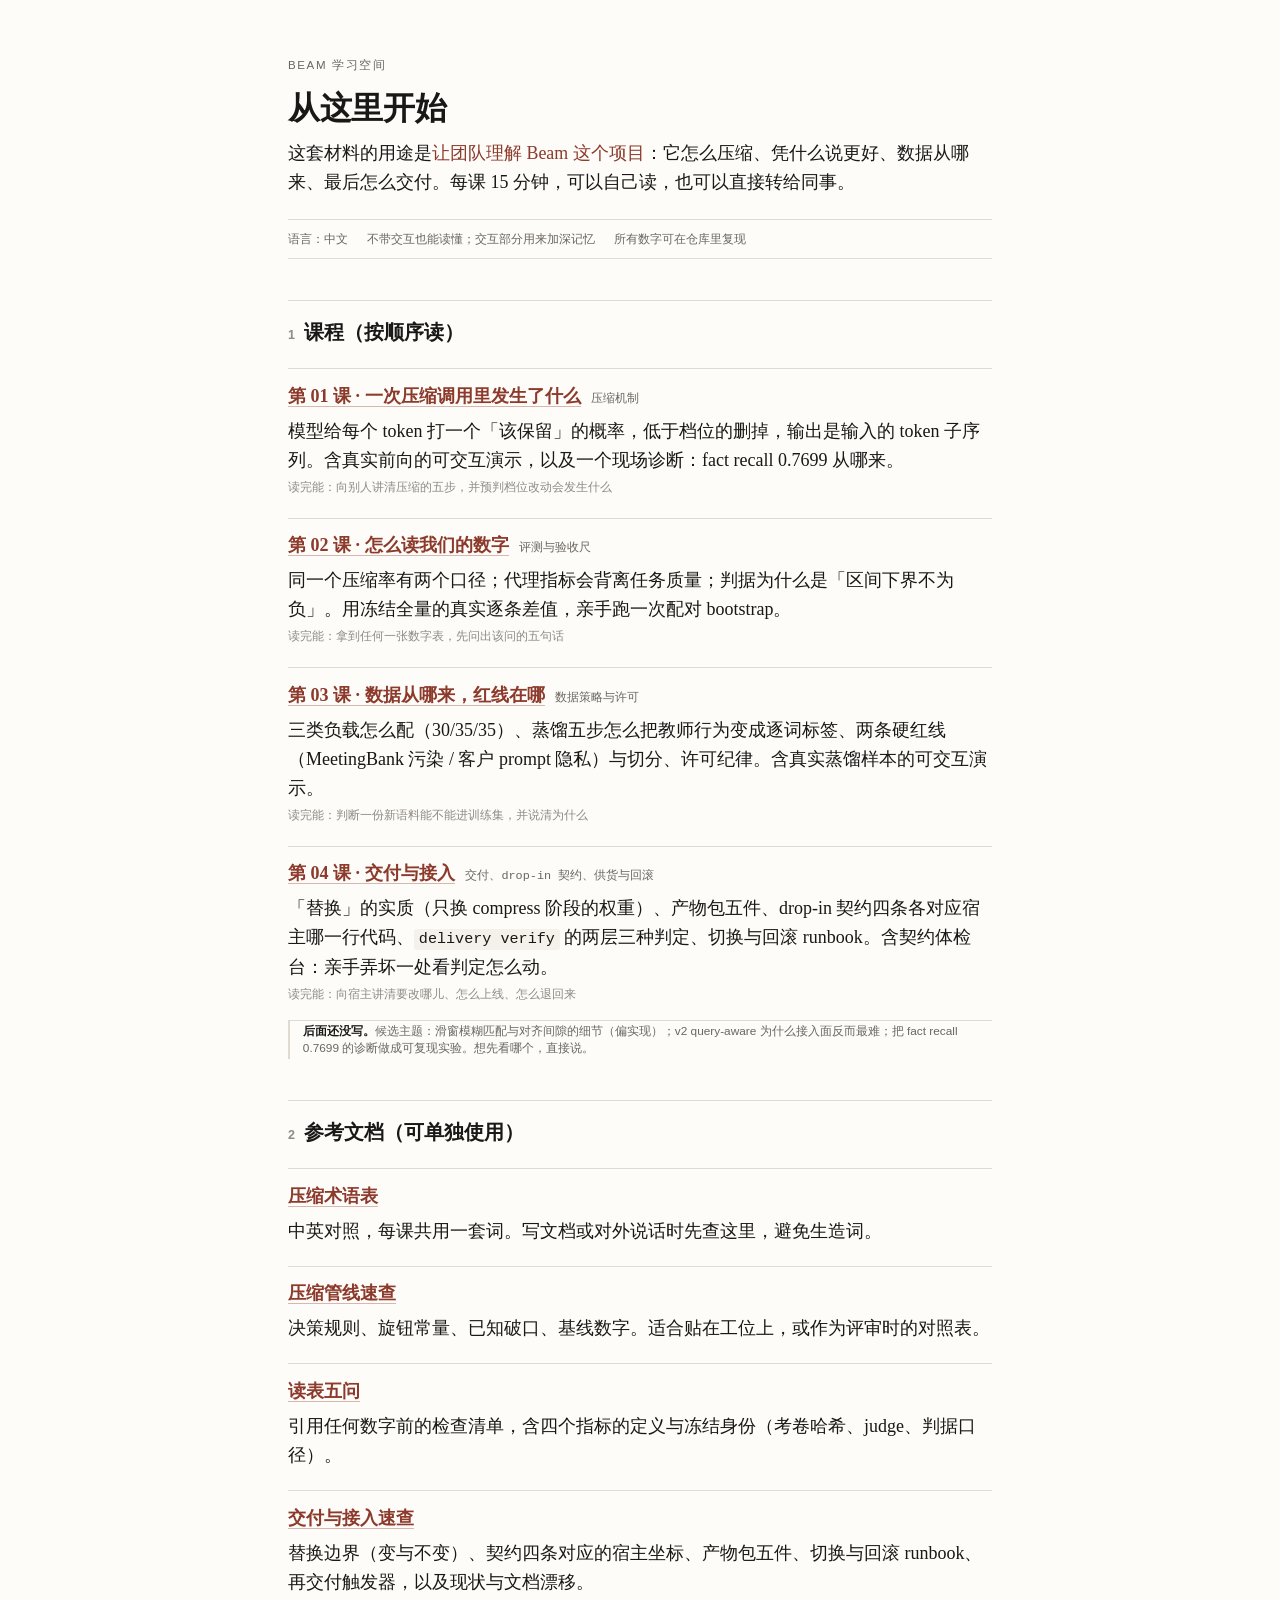
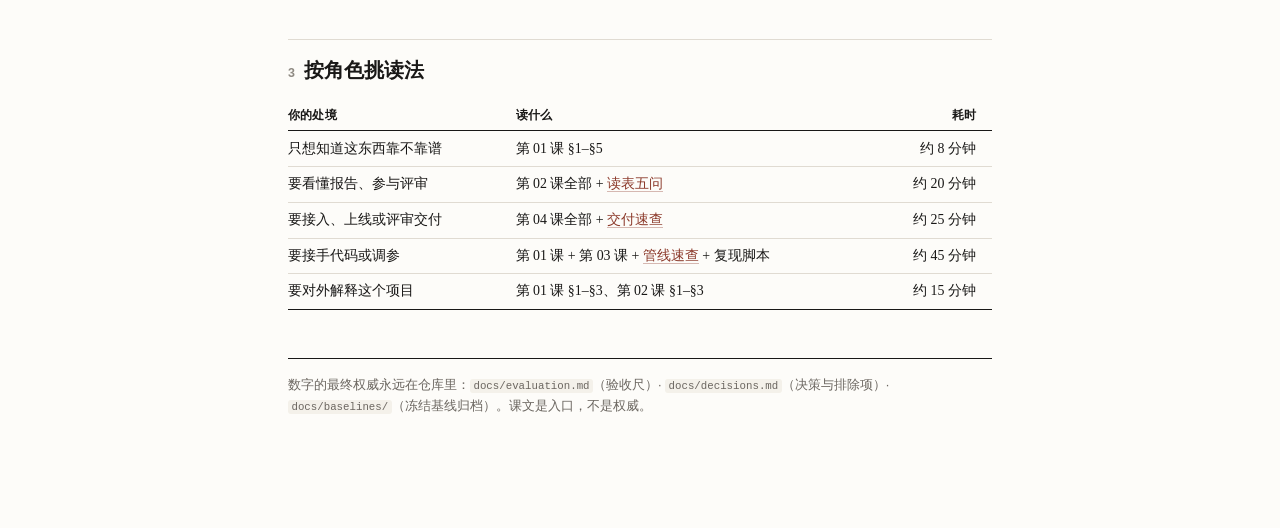
<file: lessons/index.html>
<!doctype html>
<html lang="zh-CN">
<head>
<meta charset="utf-8">
<meta name="viewport" content="width=device-width, initial-scale=1">
<title>课程目录 — Beam 学习空间</title>
<link rel="stylesheet" href="../assets/lesson.css">
</head>
<body>
<main class="doc">

<p class="eyebrow">Beam 学习空间</p>
<h1>从这里开始</h1>
<p class="lede">这套材料的用途是<em>让团队理解 Beam 这个项目</em>：它怎么压缩、凭什么说更好、数据从哪来、最后怎么交付。每课 15 分钟，可以自己读，也可以直接转给同事。</p>
<p class="meta"><span>语言：中文</span><span>不带交互也能读懂；交互部分用来加深记忆</span><span>所有数字可在仓库里复现</span></p>

<h2><span class="num">1</span>课程（按顺序读）</h2>

<dl class="gloss">
  <dt><a href="0001-what-happens-when-compress-runs.html">第 01 课 · 一次压缩调用里发生了什么</a>
    <span class="en">压缩机制</span></dt>
  <dd>模型给每个 token 打一个「该保留」的概率，低于档位的删掉，输出是输入的 token 子序列。含真实前向的可交互演示，以及一个现场诊断：fact recall 0.7699 从哪来。
    <span class="src">读完能：向别人讲清压缩的五步，并预判档位改动会发生什么</span>
  </dd>

  <dt><a href="0002-reading-our-numbers.html">第 02 课 · 怎么读我们的数字</a>
    <span class="en">评测与验收尺</span></dt>
  <dd>同一个压缩率有两个口径；代理指标会背离任务质量；判据为什么是「区间下界不为负」。用冻结全量的真实逐条差值，亲手跑一次配对 bootstrap。
    <span class="src">读完能：拿到任何一张数字表，先问出该问的五句话</span>
  </dd>

  <dt><a href="0003-where-the-data-comes-from.html">第 03 课 · 数据从哪来，红线在哪</a>
    <span class="en">数据策略与许可</span></dt>
  <dd>三类负载怎么配（30/35/35）、蒸馏五步怎么把教师行为变成逐词标签、两条硬红线（MeetingBank 污染 / 客户 prompt 隐私）与切分、许可纪律。含真实蒸馏样本的可交互演示。
    <span class="src">读完能：判断一份新语料能不能进训练集，并说清为什么</span>
  </dd>

  <dt><a href="0004-delivery-and-integration.html">第 04 课 · 交付与接入</a>
    <span class="en">交付、drop-in 契约、供货与回滚</span></dt>
  <dd>「替换」的实质（只换 compress 阶段的权重）、产物包五件、drop-in 契约四条各对应宿主哪一行代码、<code>delivery verify</code> 的两层三种判定、切换与回滚 runbook。含契约体检台：亲手弄坏一处看判定怎么动。
    <span class="src">读完能：向宿主讲清要改哪儿、怎么上线、怎么退回来</span>
  </dd>
</dl>

<p class="note"><b>后面还没写。</b>候选主题：滑窗模糊匹配与对齐间隙的细节（偏实现）；v2 query-aware 为什么接入面反而最难；把 fact recall 0.7699 的诊断做成可复现实验。想先看哪个，直接说。</p>

<h2><span class="num">2</span>参考文档（可单独使用）</h2>

<dl class="gloss">
  <dt><a href="../reference/glossary.html">压缩术语表</a></dt>
  <dd>中英对照，每课共用一套词。写文档或对外说话时先查这里，避免生造词。</dd>

  <dt><a href="../reference/compress-pipeline.html">压缩管线速查</a></dt>
  <dd>决策规则、旋钮常量、已知破口、基线数字。适合贴在工位上，或作为评审时的对照表。</dd>

  <dt><a href="../reference/metrics-checklist.html">读表五问</a></dt>
  <dd>引用任何数字前的检查清单，含四个指标的定义与冻结身份（考卷哈希、judge、判据口径）。</dd>

  <dt><a href="../reference/delivery-contract.html">交付与接入速查</a></dt>
  <dd>替换边界（变与不变）、契约四条对应的宿主坐标、产物包五件、切换与回滚 runbook、再交付触发器，以及现状与文档漂移。</dd>
</dl>

<h2><span class="num">3</span>按角色挑读法</h2>

<table>
  <thead><tr><th>你的处境</th><th>读什么</th><th class="num">耗时</th></tr></thead>
  <tbody>
    <tr><td>只想知道这东西靠不靠谱</td><td>第 01 课 §1–§5</td><td class="num">约 8 分钟</td></tr>
    <tr><td>要看懂报告、参与评审</td><td>第 02 课全部 + <a href="../reference/metrics-checklist.html">读表五问</a></td><td class="num">约 20 分钟</td></tr>
    <tr><td>要接入、上线或评审交付</td><td>第 04 课全部 + <a href="../reference/delivery-contract.html">交付速查</a></td><td class="num">约 25 分钟</td></tr>
    <tr><td>要接手代码或调参</td><td>第 01 课 + 第 03 课 + <a href="../reference/compress-pipeline.html">管线速查</a> + 复现脚本</td><td class="num">约 45 分钟</td></tr>
    <tr><td>要对外解释这个项目</td><td>第 01 课 §1–§3、第 02 课 §1–§3</td><td class="num">约 15 分钟</td></tr>
  </tbody>
</table>

<div class="docnav">
  <p>数字的最终权威永远在仓库里：<code>docs/evaluation.md</code>（验收尺）· <code>docs/decisions.md</code>（决策与排除项）· <code>docs/baselines/</code>（冻结基线归档）。课文是入口，不是权威。</p>
</div>

</main>
</body>
</html>
</file>
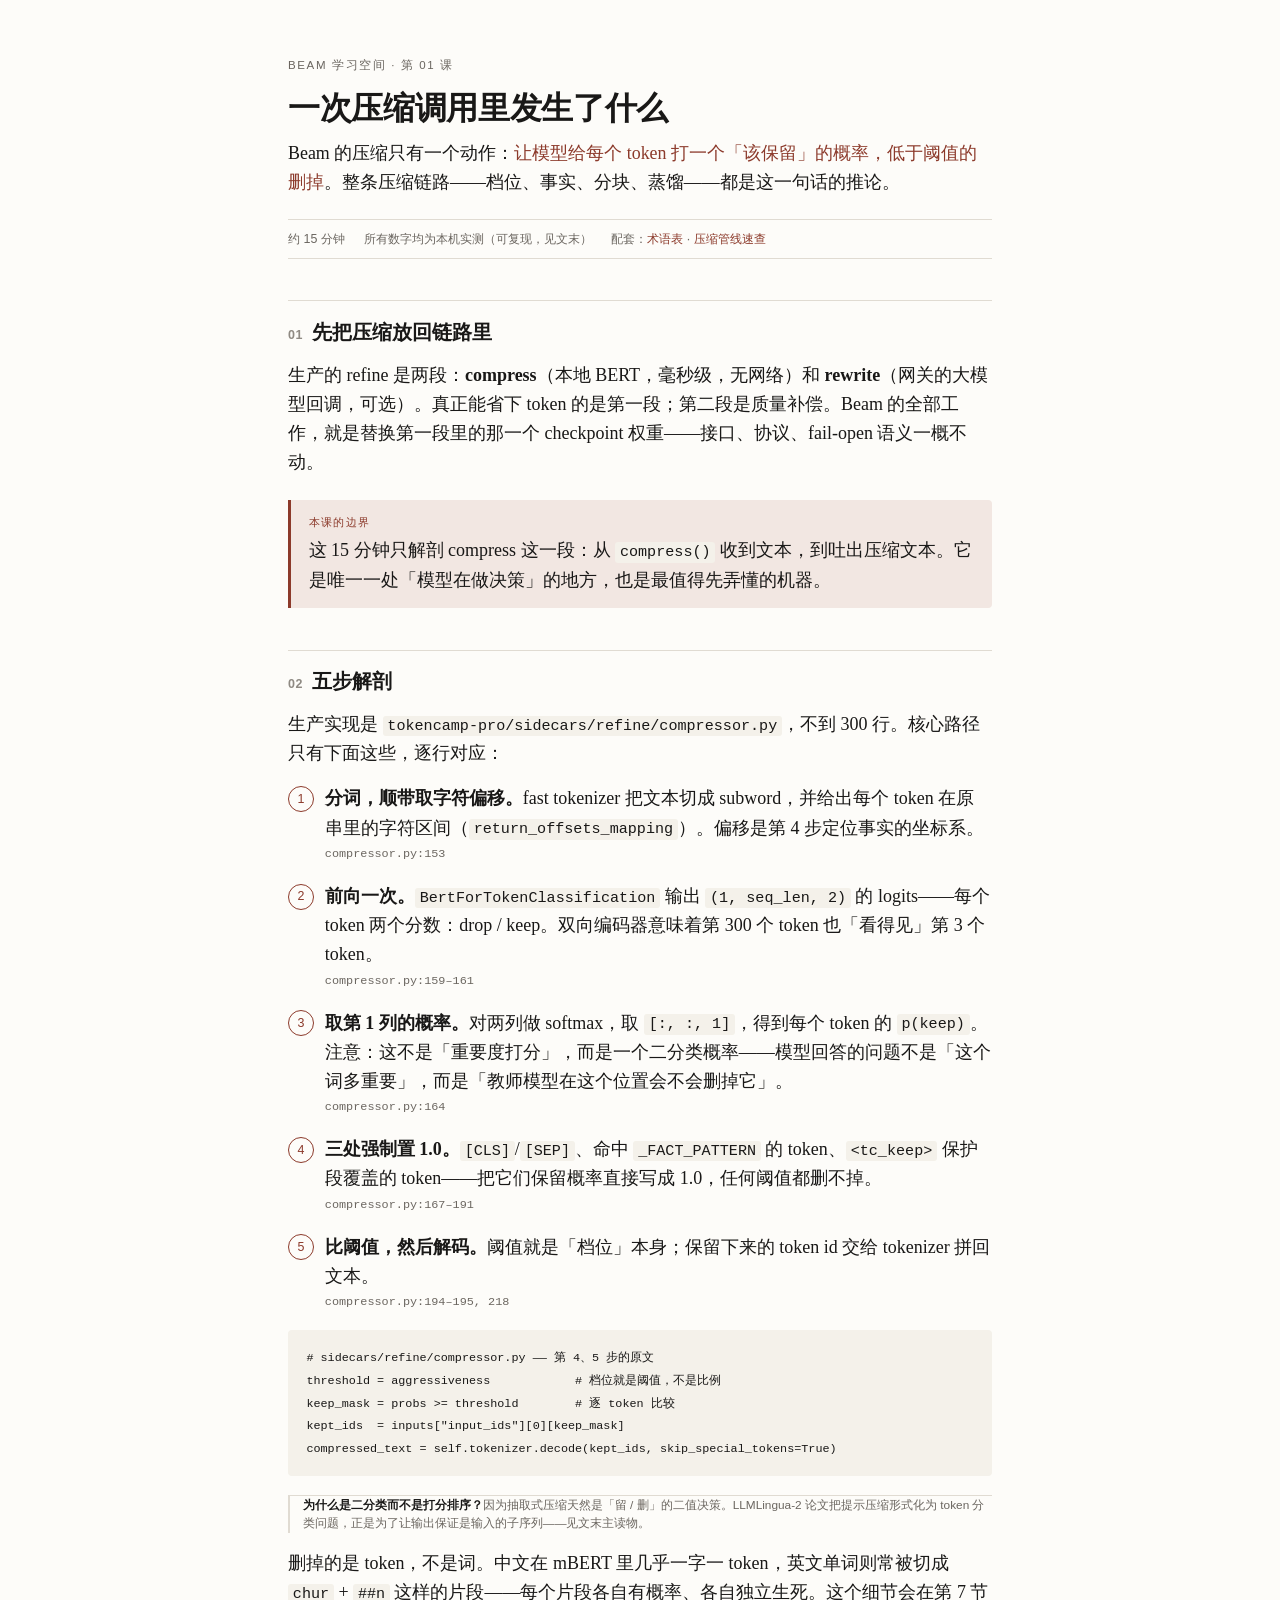
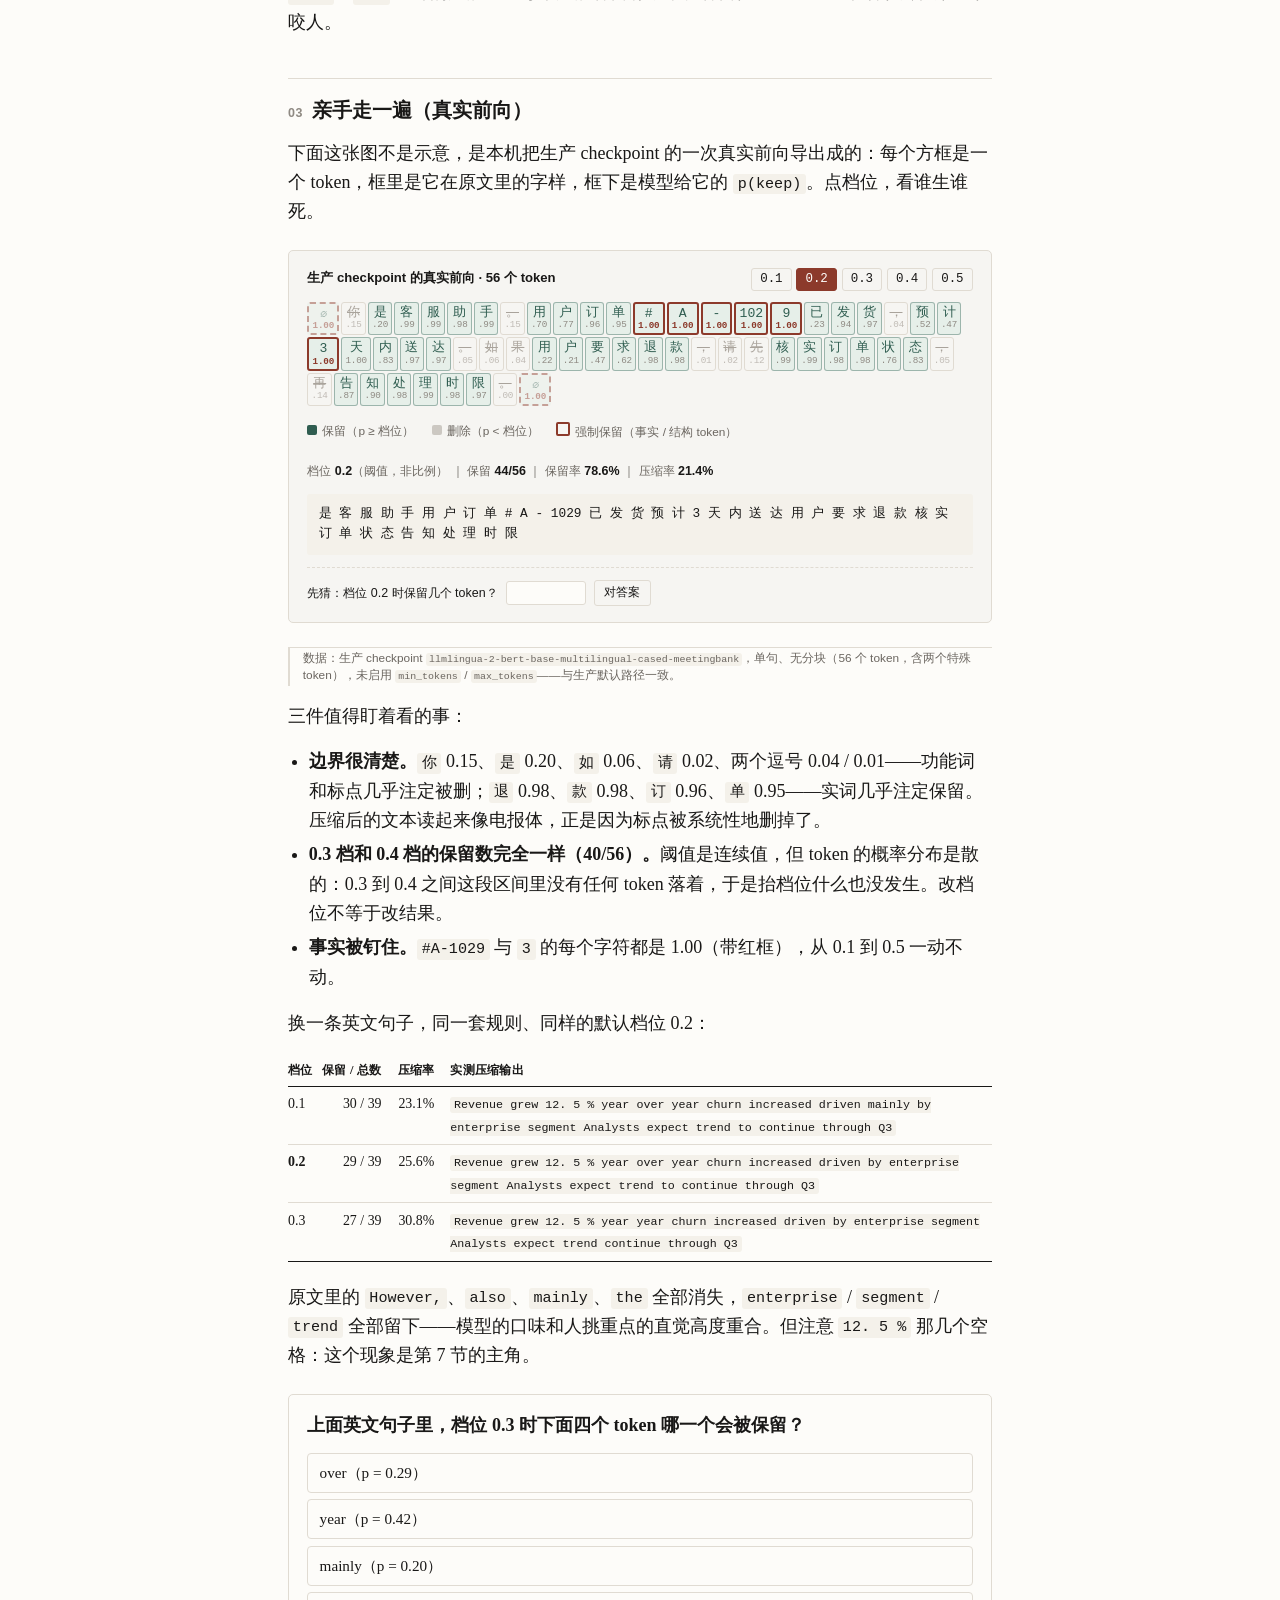
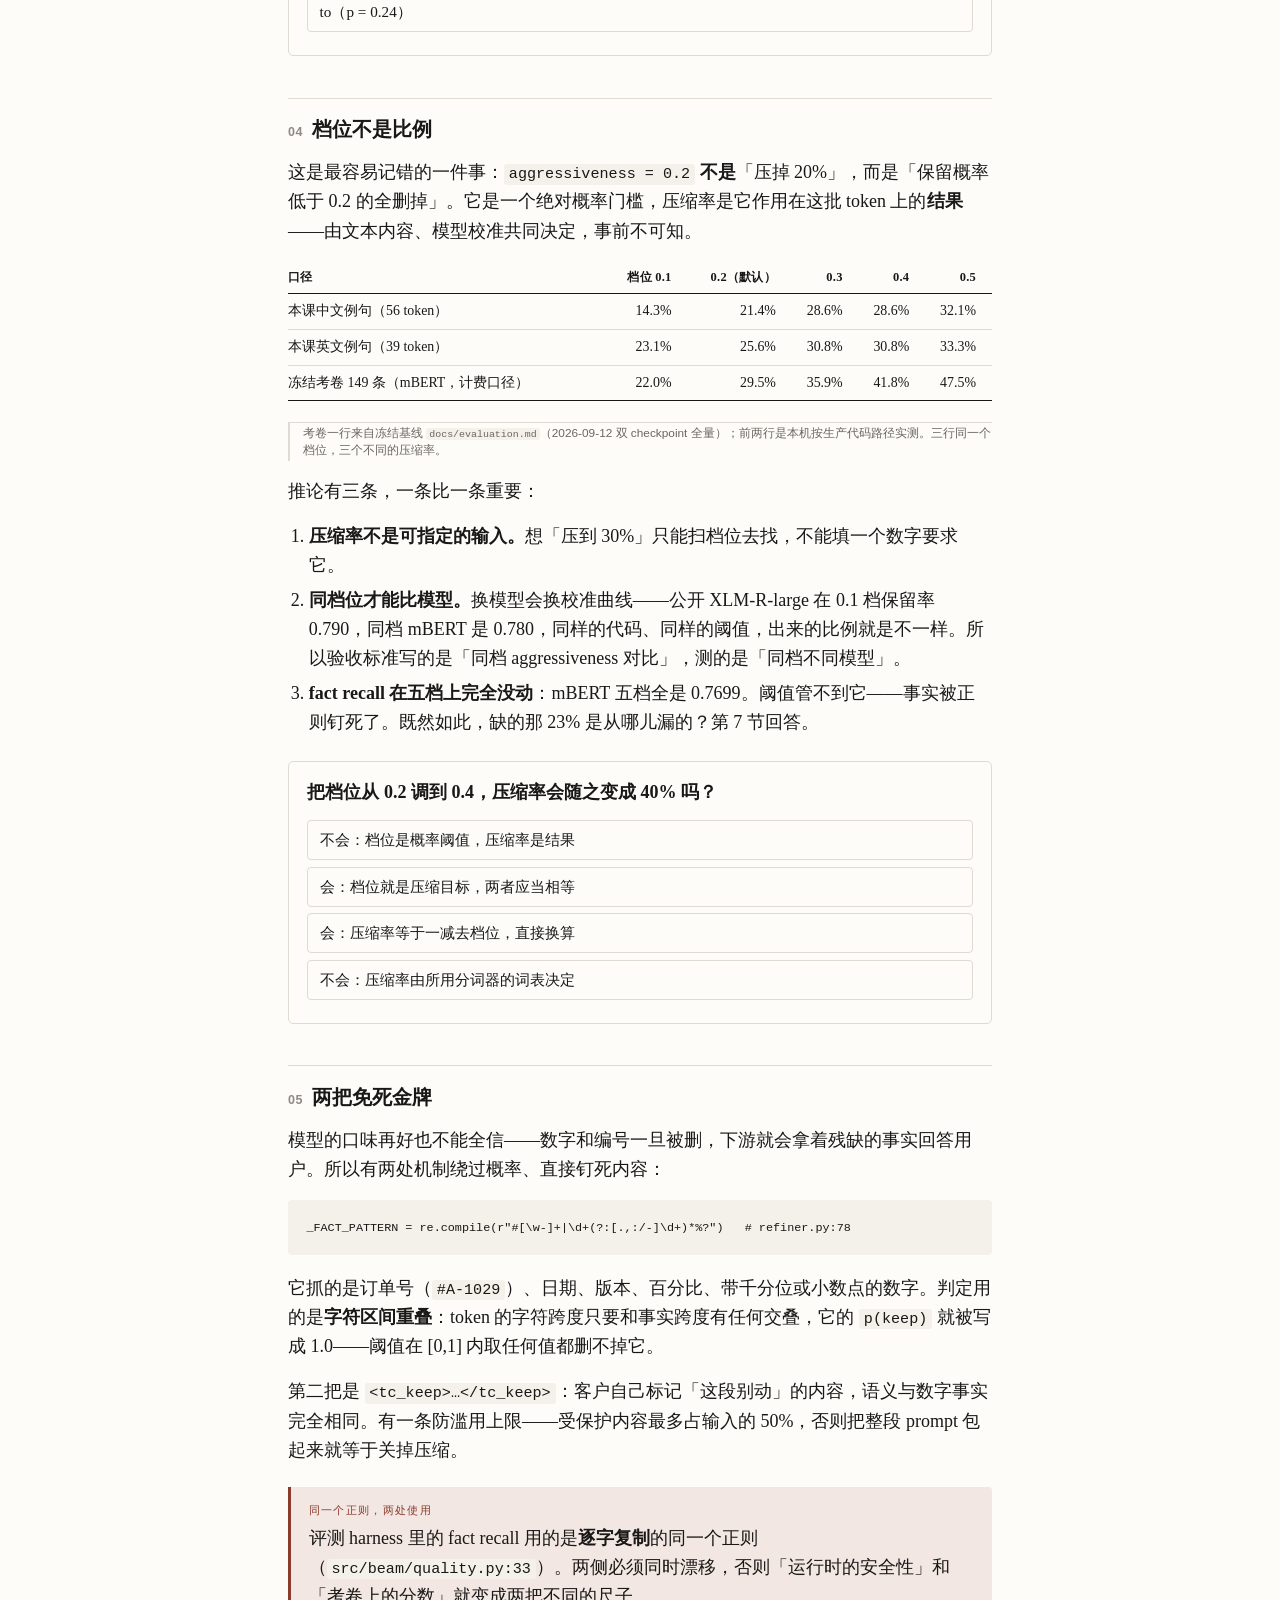
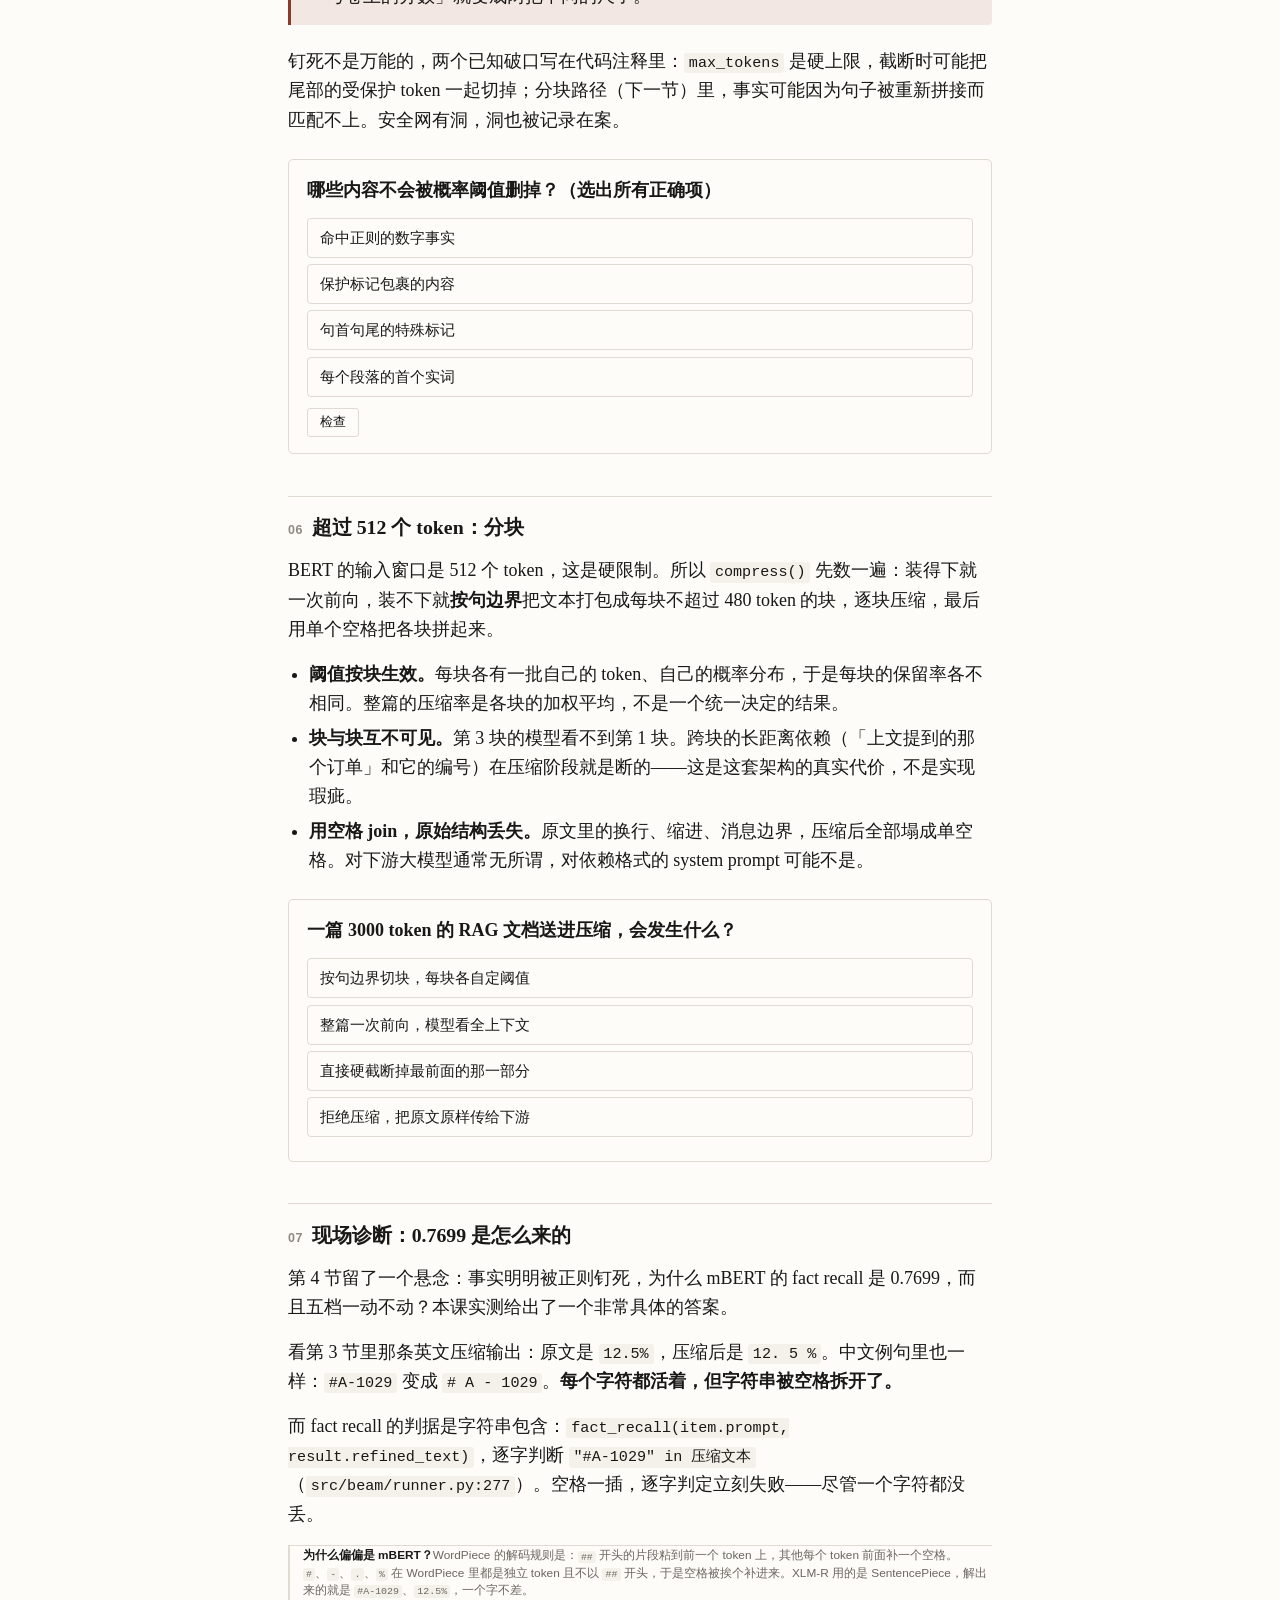
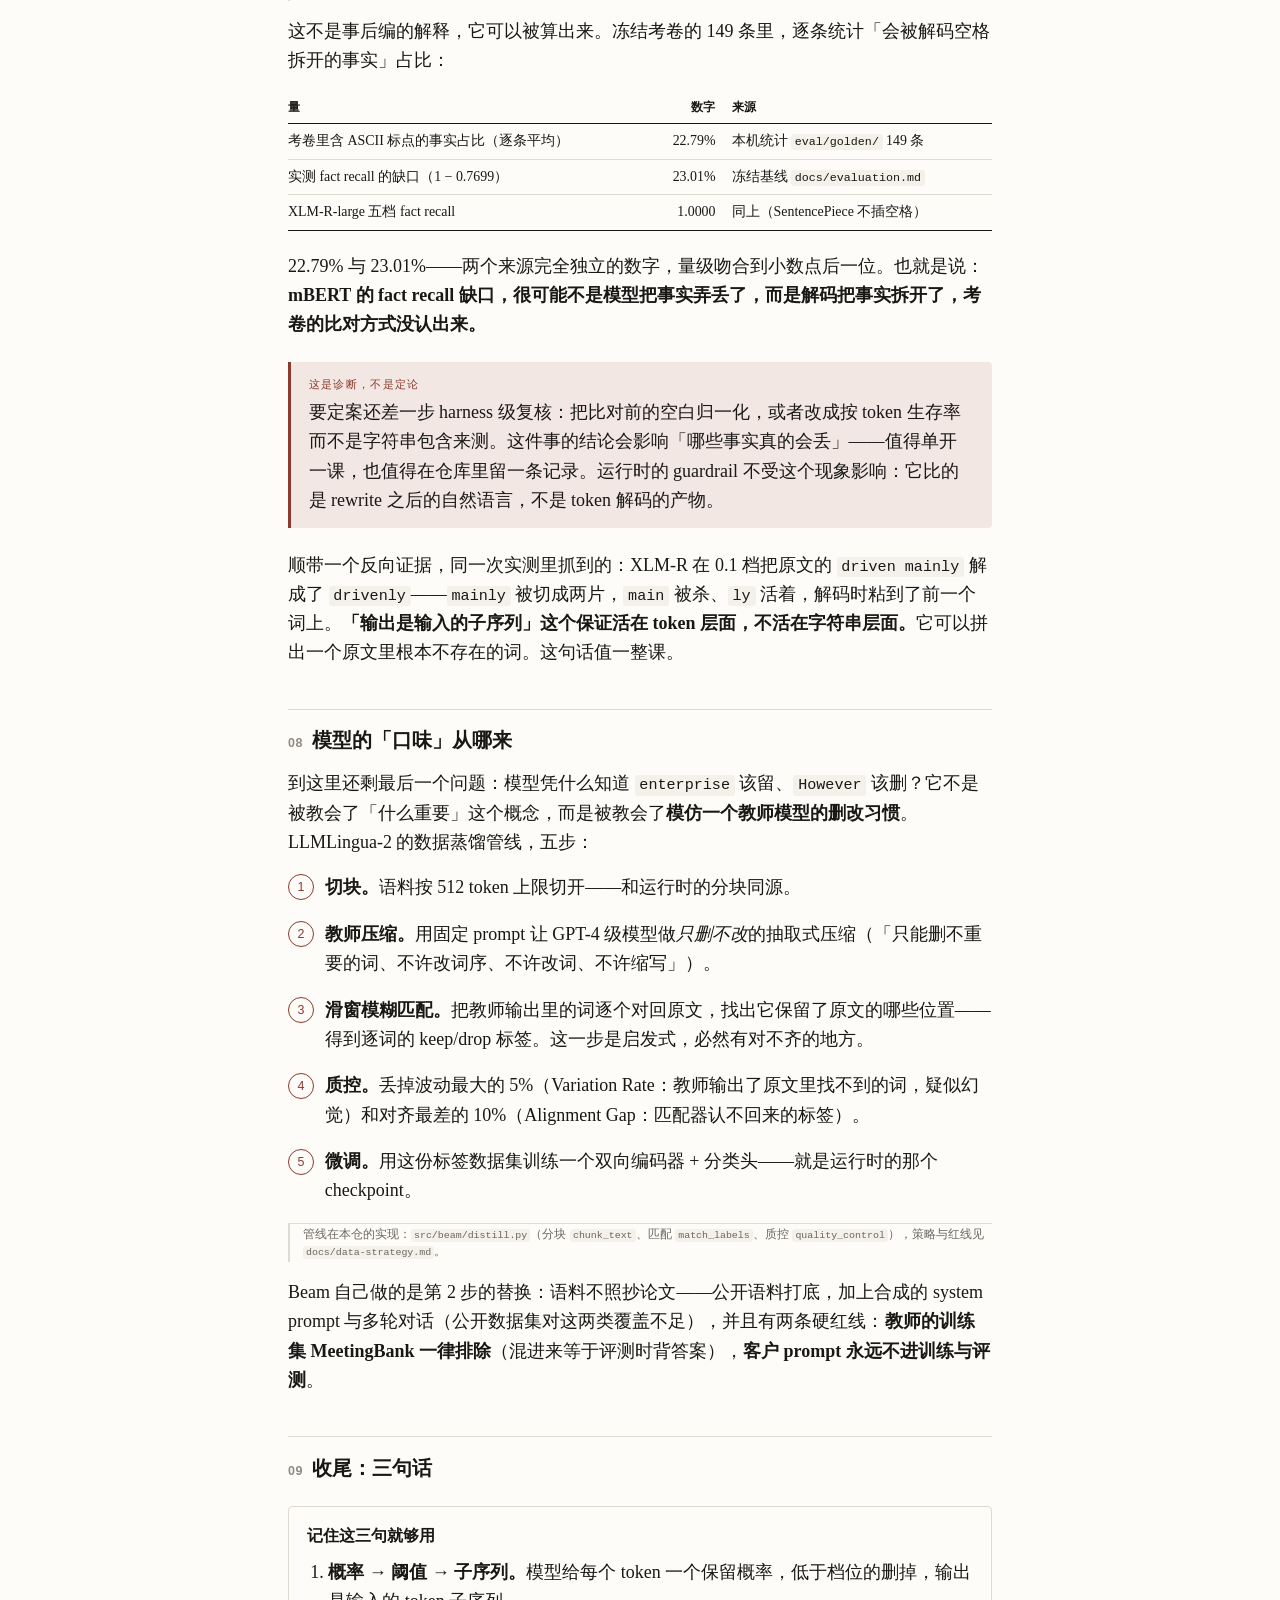
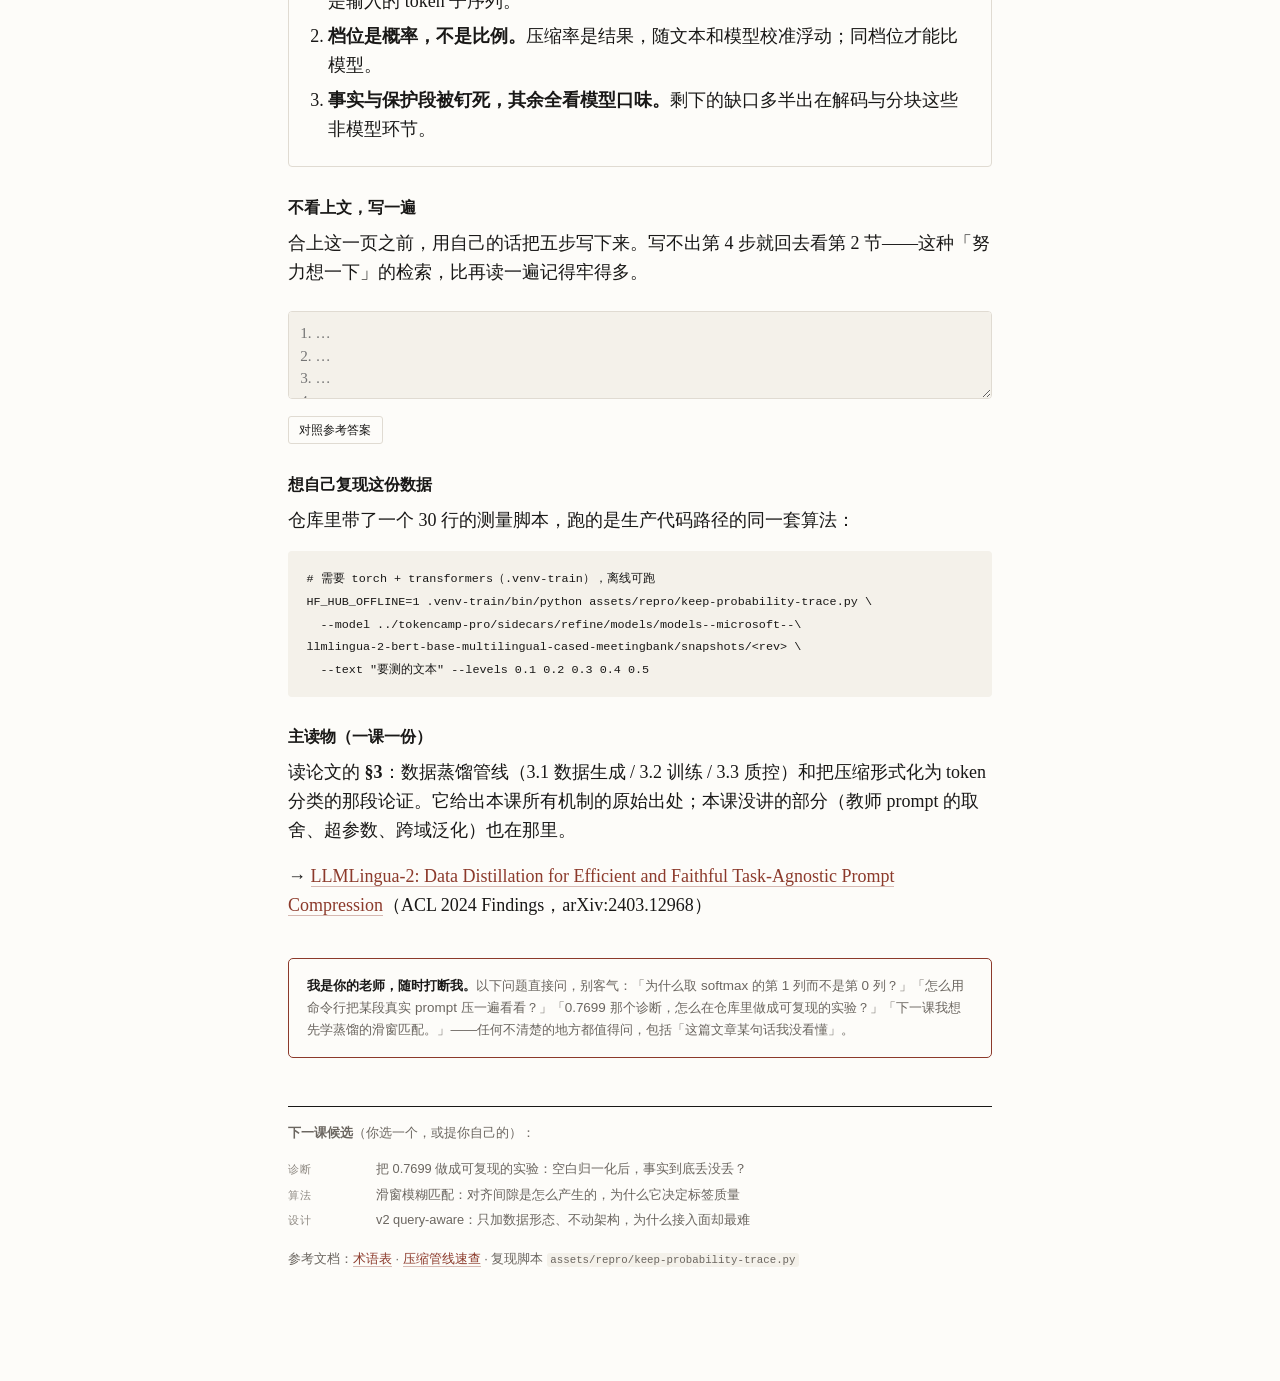
<file: lessons/0001-what-happens-when-compress-runs.html>
<!doctype html>
<html lang="zh-CN">
<head>
<meta charset="utf-8">
<meta name="viewport" content="width=device-width, initial-scale=1">
<title>第 01 课 · 一次压缩调用里发生了什么 — Beam 学习空间</title>
<link rel="stylesheet" href="../assets/lesson.css">
</head>
<body>
<main class="lesson">

<p class="eyebrow">Beam 学习空间 · 第 01 课</p>
<h1>一次压缩调用里发生了什么</h1>

<p class="lede">Beam 的压缩只有一个动作：<em>让模型给每个 token 打一个「该保留」的概率，低于阈值的删掉</em>。整条压缩链路——档位、事实、分块、蒸馏——都是这一句话的推论。</p>

<p class="meta">
  <span>约 15 分钟</span>
  <span>所有数字均为本机实测（可复现，见文末）</span>
  <span>配套：<a href="../reference/glossary.html">术语表</a> · <a href="../reference/compress-pipeline.html">压缩管线速查</a></span>
</p>

<h2><span class="num">01</span>先把压缩放回链路里</h2>

<p>生产的 refine 是两段：<strong>compress</strong>（本地 BERT，毫秒级，无网络）和 <strong>rewrite</strong>（网关的大模型回调，可选）。真正能省下 token 的是第一段；第二段是质量补偿。Beam 的全部工作，就是替换第一段里的那一个 checkpoint 权重——接口、协议、fail-open 语义一概不动。</p>

<div class="callout">
  <span class="label">本课的边界</span>
  <p>这 15 分钟只解剖 compress 这一段：从 <code>compress()</code> 收到文本，到吐出压缩文本。它是唯一一处「模型在做决策」的地方，也是最值得先弄懂的机器。</p>
</div>

<h2><span class="num">02</span>五步解剖</h2>

<p>生产实现是 <code>tokencamp-pro/sidecars/refine/compressor.py</code>，不到 300 行。核心路径只有下面这些，逐行对应：</p>

<ol class="steps">
  <li>
    <strong>分词，顺带取字符偏移。</strong>fast tokenizer 把文本切成 subword，并给出每个 token 在原串里的字符区间（<code>return_offsets_mapping</code>）。偏移是第 4 步定位事实的坐标系。
    <span class="where">compressor.py:153</span>
  </li>
  <li>
    <strong>前向一次。</strong><code>BertForTokenClassification</code> 输出 <code>(1, seq_len, 2)</code> 的 logits——每个 token 两个分数：drop / keep。双向编码器意味着第 300 个 token 也「看得见」第 3 个 token。
    <span class="where">compressor.py:159–161</span>
  </li>
  <li>
    <strong>取第 1 列的概率。</strong>对两列做 softmax，取 <code>[:, :, 1]</code>，得到每个 token 的 <code>p(keep)</code>。注意：这不是「重要度打分」，而是一个二分类概率——模型回答的问题不是「这个词多重要」，而是「教师模型在这个位置会不会删掉它」。
    <span class="where">compressor.py:164</span>
  </li>
  <li>
    <strong>三处强制置 1.0。</strong><code>[CLS]</code>/<code>[SEP]</code>、命中 <code>_FACT_PATTERN</code> 的 token、<code>&lt;tc_keep&gt;</code> 保护段覆盖的 token——把它们保留概率直接写成 1.0，任何阈值都删不掉。
    <span class="where">compressor.py:167–191</span>
  </li>
  <li>
    <strong>比阈值，然后解码。</strong>阈值就是「档位」本身；保留下来的 token id 交给 tokenizer 拼回文本。
    <span class="where">compressor.py:194–195, 218</span>
  </li>
</ol>

<pre><code># sidecars/refine/compressor.py —— 第 4、5 步的原文
threshold = aggressiveness            # 档位就是阈值，不是比例
keep_mask = probs &gt;= threshold        # 逐 token 比较
kept_ids  = inputs["input_ids"][0][keep_mask]
compressed_text = self.tokenizer.decode(kept_ids, skip_special_tokens=True)</code></pre>

<p class="note"><b>为什么是二分类而不是打分排序？</b>因为抽取式压缩天然是「留 / 删」的二值决策。LLMLingua-2 论文把提示压缩形式化为 token 分类问题，正是为了让输出保证是输入的子序列——见文末主读物。</p>

<p>删掉的是 token，不是词。中文在 mBERT 里几乎一字一 token，英文单词则常被切成 <code>chur</code> + <code>##n</code> 这样的片段——每个片段各自有概率、各自独立生死。这个细节会在第 7 节咬人。</p>

<h2><span class="num">03</span>亲手走一遍（真实前向）</h2>

<p>下面这张图不是示意，是本机把生产 checkpoint 的一次真实前向导出成的：每个方框是一个 token，框里是它在原文里的字样，框下是模型给它的 <code>p(keep)</code>。点档位，看谁生谁死。</p>

<div class="sim" id="sim-zh"></div>

<p class="note">数据：生产 checkpoint <code>llmlingua-2-bert-base-multilingual-cased-meetingbank</code>，单句、无分块（56 个 token，含两个特殊 token），未启用 <code>min_tokens</code> / <code>max_tokens</code>——与生产默认路径一致。</p>

<p>三件值得盯着看的事：</p>

<ul>
  <li><strong>边界很清楚。</strong><code>你</code> 0.15、<code>是</code> 0.20、<code>如</code> 0.06、<code>请</code> 0.02、两个逗号 0.04 / 0.01——功能词和标点几乎注定被删；<code>退</code> 0.98、<code>款</code> 0.98、<code>订</code> 0.96、<code>单</code> 0.95——实词几乎注定保留。压缩后的文本读起来像电报体，正是因为标点被系统性地删掉了。</li>
  <li><strong>0.3 档和 0.4 档的保留数完全一样（40/56）。</strong>阈值是连续值，但 token 的概率分布是散的：0.3 到 0.4 之间这段区间里没有任何 token 落着，于是抬档位什么也没发生。改档位不等于改结果。</li>
  <li><strong>事实被钉住。</strong><code>#A-1029</code> 与 <code>3</code> 的每个字符都是 1.00（带红框），从 0.1 到 0.5 一动不动。</li>
</ul>

<p>换一条英文句子，同一套规则、同样的默认档位 0.2：</p>

<table>
  <thead>
    <tr><th>档位</th><th class="num">保留 / 总数</th><th class="num">压缩率</th><th>实测压缩输出</th></tr>
  </thead>
  <tbody>
    <tr><td>0.1</td><td class="num">30 / 39</td><td class="num">23.1%</td><td><code>Revenue grew 12. 5 % year over year churn increased driven mainly by enterprise segment Analysts expect trend to continue through Q3</code></td></tr>
    <tr><td><strong>0.2</strong></td><td class="num">29 / 39</td><td class="num">25.6%</td><td><code>Revenue grew 12. 5 % year over year churn increased driven by enterprise segment Analysts expect trend to continue through Q3</code></td></tr>
    <tr><td>0.3</td><td class="num">27 / 39</td><td class="num">30.8%</td><td><code>Revenue grew 12. 5 % year year churn increased driven by enterprise segment Analysts expect trend continue through Q3</code></td></tr>
  </tbody>
</table>

<p>原文里的 <code>However,</code>、<code>also</code>、<code>mainly</code>、<code>the</code> 全部消失，<code>enterprise</code> / <code>segment</code> / <code>trend</code> 全部留下——模型的口味和人挑重点的直觉高度重合。但注意 <code>12. 5 %</code> 那几个空格：这个现象是第 7 节的主角。</p>

<div class="quiz">
  <p class="quiz-q">上面英文句子里，档位 <strong>0.3</strong> 时下面四个 token 哪一个会被<strong>保留</strong>？</p>
  <button class="quiz-opt" data-correct="false">over（p = 0.29）</button>
  <button class="quiz-opt" data-correct="true">year（p = 0.42）</button>
  <button class="quiz-opt" data-correct="false">mainly（p = 0.20）</button>
  <button class="quiz-opt" data-correct="false">to（p = 0.24）</button>
  <p class="quiz-fb"></p>
</div>

<h2><span class="num">04</span>档位不是比例</h2>

<p>这是最容易记错的一件事：<code>aggressiveness = 0.2</code> <strong>不是</strong>「压掉 20%」，而是「保留概率低于 0.2 的全删掉」。它是一个绝对概率门槛，压缩率是它作用在这批 token 上的<strong>结果</strong>——由文本内容、模型校准共同决定，事前不可知。</p>

<table>
  <thead>
    <tr><th>口径</th><th class="num">档位 0.1</th><th class="num">0.2（默认）</th><th class="num">0.3</th><th class="num">0.4</th><th class="num">0.5</th></tr>
  </thead>
  <tbody>
    <tr><td>本课中文例句（56 token）</td><td class="num">14.3%</td><td class="num">21.4%</td><td class="num">28.6%</td><td class="num">28.6%</td><td class="num">32.1%</td></tr>
    <tr><td>本课英文例句（39 token）</td><td class="num">23.1%</td><td class="num">25.6%</td><td class="num">30.8%</td><td class="num">30.8%</td><td class="num">33.3%</td></tr>
    <tr><td>冻结考卷 149 条（mBERT，计费口径）</td><td class="num">22.0%</td><td class="num">29.5%</td><td class="num">35.9%</td><td class="num">41.8%</td><td class="num">47.5%</td></tr>
  </tbody>
</table>

<p class="note">考卷一行来自冻结基线 <code>docs/evaluation.md</code>（2026-09-12 双 checkpoint 全量）；前两行是本机按生产代码路径实测。三行同一个档位，三个不同的压缩率。</p>

<p>推论有三条，一条比一条重要：</p>

<ol>
  <li><strong>压缩率不是可指定的输入。</strong>想「压到 30%」只能扫档位去找，不能填一个数字要求它。</li>
  <li><strong>同档位才能比模型。</strong>换模型会换校准曲线——公开 XLM-R-large 在 0.1 档保留率 0.790，同档 mBERT 是 0.780，同样的代码、同样的阈值，出来的比例就是不一样。所以验收标准写的是「同档 aggressiveness 对比」，测的是「同档不同模型」。</li>
  <li><strong>fact recall 在五档上完全没动</strong>：mBERT 五档全是 0.7699。阈值管不到它——事实被正则钉死了。既然如此，缺的那 23% 是从哪儿漏的？第 7 节回答。</li>
</ol>

<div class="quiz">
  <p class="quiz-q">把档位从 0.2 调到 0.4，压缩率会随之变成 40% 吗？</p>
  <button class="quiz-opt" data-correct="true">不会：档位是概率阈值，压缩率是结果</button>
  <button class="quiz-opt" data-correct="false">会：档位就是压缩目标，两者应当相等</button>
  <button class="quiz-opt" data-correct="false">会：压缩率等于一减去档位，直接换算</button>
  <button class="quiz-opt" data-correct="false">不会：压缩率由所用分词器的词表决定</button>
  <p class="quiz-fb"></p>
</div>

<h2><span class="num">05</span>两把免死金牌</h2>

<p>模型的口味再好也不能全信——数字和编号一旦被删，下游就会拿着残缺的事实回答用户。所以有两处机制绕过概率、直接钉死内容：</p>

<pre><code>_FACT_PATTERN = re.compile(r"#[\w-]+|\d+(?:[.,:/-]\d+)*%?")   # refiner.py:78</code></pre>

<p>它抓的是订单号（<code>#A-1029</code>）、日期、版本、百分比、带千分位或小数点的数字。判定用的是<strong>字符区间重叠</strong>：token 的字符跨度只要和事实跨度有任何交叠，它的 <code>p(keep)</code> 就被写成 1.0——阈值在 [0,1] 内取任何值都删不掉它。</p>

<p>第二把是 <code>&lt;tc_keep&gt;…&lt;/tc_keep&gt;</code>：客户自己标记「这段别动」的内容，语义与数字事实完全相同。有一条防滥用上限——受保护内容最多占输入的 50%，否则把整段 prompt 包起来就等于关掉压缩。</p>

<div class="callout">
  <span class="label">同一个正则，两处使用</span>
  <p>评测 harness 里的 fact recall 用的是<strong>逐字复制</strong>的同一个正则（<code>src/beam/quality.py:33</code>）。两侧必须同时漂移，否则「运行时的安全性」和「考卷上的分数」就变成两把不同的尺子。</p>
</div>

<p>钉死不是万能的，两个已知破口写在代码注释里：<code>max_tokens</code> 是硬上限，截断时可能把尾部的受保护 token 一起切掉；分块路径（下一节）里，事实可能因为句子被重新拼接而匹配不上。安全网有洞，洞也被记录在案。</p>

<div class="quiz" data-multi="true">
  <p class="quiz-q">哪些内容<strong>不会</strong>被概率阈值删掉？（选出所有正确项）</p>
  <button class="quiz-opt" data-correct="true" aria-pressed="false">命中正则的数字事实</button>
  <button class="quiz-opt" data-correct="true" aria-pressed="false">保护标记包裹的内容</button>
  <button class="quiz-opt" data-correct="true" aria-pressed="false">句首句尾的特殊标记</button>
  <button class="quiz-opt" data-correct="false" aria-pressed="false">每个段落的首个实词</button>
  <button class="quiz-check" type="button">检查</button>
  <p class="quiz-fb"></p>
</div>

<h2><span class="num">06</span>超过 512 个 token：分块</h2>

<p>BERT 的输入窗口是 512 个 token，这是硬限制。所以 <code>compress()</code> 先数一遍：装得下就一次前向，装不下就<strong>按句边界</strong>把文本打包成每块不超过 480 token 的块，逐块压缩，最后用单个空格把各块拼起来。</p>

<ul>
  <li><strong>阈值按块生效。</strong>每块各有一批自己的 token、自己的概率分布，于是每块的保留率各不相同。整篇的压缩率是各块的加权平均，不是一个统一决定的结果。</li>
  <li><strong>块与块互不可见。</strong>第 3 块的模型看不到第 1 块。跨块的长距离依赖（「上文提到的那个订单」和它的编号）在压缩阶段就是断的——这是这套架构的真实代价，不是实现瑕疵。</li>
  <li><strong>用空格 join，原始结构丢失。</strong>原文里的换行、缩进、消息边界，压缩后全部塌成单空格。对下游大模型通常无所谓，对依赖格式的 system prompt 可能不是。</li>
</ul>

<div class="quiz">
  <p class="quiz-q">一篇 3000 token 的 RAG 文档送进压缩，会发生什么？</p>
  <button class="quiz-opt" data-correct="true">按句边界切块，每块各自定阈值</button>
  <button class="quiz-opt" data-correct="false">整篇一次前向，模型看全上下文</button>
  <button class="quiz-opt" data-correct="false">直接硬截断掉最前面的那一部分</button>
  <button class="quiz-opt" data-correct="false">拒绝压缩，把原文原样传给下游</button>
  <p class="quiz-fb"></p>
</div>

<h2><span class="num">07</span>现场诊断：0.7699 是怎么来的</h2>

<p>第 4 节留了一个悬念：事实明明被正则钉死，为什么 mBERT 的 fact recall 是 0.7699，而且五档一动不动？本课实测给出了一个非常具体的答案。</p>

<p>看第 3 节里那条英文压缩输出：原文是 <code>12.5%</code>，压缩后是 <code>12. 5 %</code>。中文例句里也一样：<code>#A-1029</code> 变成 <code># A - 1029</code>。<strong>每个字符都活着，但字符串被空格拆开了。</strong></p>

<p>而 fact recall 的判据是字符串包含：<code>fact_recall(item.prompt, result.refined_text)</code>，逐字判断 <code>"#A-1029" in 压缩文本</code>（<code>src/beam/runner.py:277</code>）。空格一插，逐字判定立刻失败——尽管一个字符都没丢。</p>

<p class="note"><b>为什么偏偏是 mBERT？</b>WordPiece 的解码规则是：<code>##</code> 开头的片段粘到前一个 token 上，其他每个 token 前面补一个空格。<code>#</code>、<code>-</code>、<code>.</code>、<code>%</code> 在 WordPiece 里都是独立 token 且不以 <code>##</code> 开头，于是空格被挨个补进来。XLM-R 用的是 SentencePiece，解出来的就是 <code>#A-1029</code>、<code>12.5%</code>，一个字不差。</p>

<p>这不是事后编的解释，它可以被算出来。冻结考卷的 149 条里，逐条统计「会被解码空格拆开的事实」占比：</p>

<table>
  <thead><tr><th>量</th><th class="num">数字</th><th>来源</th></tr></thead>
  <tbody>
    <tr><td>考卷里含 ASCII 标点的事实占比（逐条平均）</td><td class="num">22.79%</td><td>本机统计 <code>eval/golden/</code> 149 条</td></tr>
    <tr><td>实测 fact recall 的缺口（1 − 0.7699）</td><td class="num">23.01%</td><td>冻结基线 <code>docs/evaluation.md</code></td></tr>
    <tr><td>XLM-R-large 五档 fact recall</td><td class="num">1.0000</td><td>同上（SentencePiece 不插空格）</td></tr>
  </tbody>
</table>

<p>22.79% 与 23.01%——两个来源完全独立的数字，量级吻合到小数点后一位。也就是说：<strong>mBERT 的 fact recall 缺口，很可能不是模型把事实弄丢了，而是解码把事实拆开了，考卷的比对方式没认出来。</strong></p>

<div class="callout">
  <span class="label">这是诊断，不是定论</span>
  <p>要定案还差一步 harness 级复核：把比对前的空白归一化，或者改成按 token 生存率而不是字符串包含来测。这件事的结论会影响「哪些事实真的会丢」——值得单开一课，也值得在仓库里留一条记录。运行时的 guardrail 不受这个现象影响：它比的是 rewrite 之后的自然语言，不是 token 解码的产物。</p>
</div>

<p>顺带一个反向证据，同一次实测里抓到的：XLM-R 在 0.1 档把原文的 <code>driven mainly</code> 解成了 <code>drivenly</code>——<code>mainly</code> 被切成两片，<code>main</code> 被杀、<code>ly</code> 活着，解码时粘到了前一个词上。<strong>「输出是输入的子序列」这个保证活在 token 层面，不活在字符串层面。</strong>它可以拼出一个原文里根本不存在的词。这句话值一整课。</p>

<h2><span class="num">08</span>模型的「口味」从哪来</h2>

<p>到这里还剩最后一个问题：模型凭什么知道 <code>enterprise</code> 该留、<code>However</code> 该删？它不是被教会了「什么重要」这个概念，而是被教会了<strong>模仿一个教师模型的删改习惯</strong>。LLMLingua-2 的数据蒸馏管线，五步：</p>

<ol class="steps">
  <li><strong>切块。</strong>语料按 512 token 上限切开——和运行时的分块同源。</li>
  <li><strong>教师压缩。</strong>用固定 prompt 让 GPT-4 级模型做<em>只删不改</em>的抽取式压缩（「只能删不重要的词、不许改词序、不许改词、不许缩写」）。</li>
  <li><strong>滑窗模糊匹配。</strong>把教师输出里的词逐个对回原文，找出它保留了原文的哪些位置——得到逐词的 keep/drop 标签。这一步是启发式，必然有对不齐的地方。</li>
  <li><strong>质控。</strong>丢掉波动最大的 5%（Variation Rate：教师输出了原文里找不到的词，疑似幻觉）和对齐最差的 10%（Alignment Gap：匹配器认不回来的标签）。</li>
  <li><strong>微调。</strong>用这份标签数据集训练一个双向编码器 + 分类头——就是运行时的那个 checkpoint。</li>
</ol>

<p class="note">管线在本仓的实现：<code>src/beam/distill.py</code>（分块 <code>chunk_text</code>、匹配 <code>match_labels</code>、质控 <code>quality_control</code>），策略与红线见 <code>docs/data-strategy.md</code>。</p>

<p>Beam 自己做的是第 2 步的替换：语料不照抄论文——公开语料打底，加上合成的 system prompt 与多轮对话（公开数据集对这两类覆盖不足），并且有两条硬红线：<strong>教师的训练集 MeetingBank 一律排除</strong>（混进来等于评测时背答案），<strong>客户 prompt 永远不进训练与评测</strong>。</p>

<h2><span class="num">09</span>收尾：三句话</h2>

<div class="rule-box">
  <h3>记住这三句就够用</h3>
  <ol>
    <li><strong>概率 → 阈值 → 子序列。</strong>模型给每个 token 一个保留概率，低于档位的删掉，输出是输入的 token 子序列。</li>
    <li><strong>档位是概率，不是比例。</strong>压缩率是结果，随文本和模型校准浮动；同档位才能比模型。</li>
    <li><strong>事实与保护段被钉死，其余全看模型口味。</strong>剩下的缺口多半出在解码与分块这些非模型环节。</li>
  </ol>
</div>

<h3>不看上文，写一遍</h3>
<p>合上这一页之前，用自己的话把五步写下来。写不出第 4 步就回去看第 2 节——这种「努力想一下」的检索，比再读一遍记得牢得多。</p>

<div class="recall" data-key="lesson-0001:five-steps">
  <textarea placeholder="1. …&#10;2. …&#10;3. …&#10;4. …&#10;5. …"></textarea>
  <div class="recall-bar"><button class="recall-btn" type="button">对照参考答案</button></div>
  <div class="recall-answer">
    <p>1. <strong>分词 + 取字符偏移</strong>（偏移留给事实定位用）；<br>
       2. <strong>前向一次</strong>，得到每个 token 的两个 logits；<br>
       3. <strong>softmax 取第 1 列</strong>，得到 <code>p(keep)</code>；<br>
       4. <strong>三处强制 1.0</strong>：特殊 token、事实正则命中、<code>&lt;tc_keep&gt;</code> 保护段；<br>
       5. <strong>与档位比较并解码</strong>：<code>p &gt;= aggressiveness</code> 的 token 拼回文本。</p>
  </div>
</div>

<h3>想自己复现这份数据</h3>
<p>仓库里带了一个 30 行的测量脚本，跑的是生产代码路径的同一套算法：</p>

<pre><code># 需要 torch + transformers（.venv-train），离线可跑
HF_HUB_OFFLINE=1 .venv-train/bin/python assets/repro/keep-probability-trace.py \
  --model ../tokencamp-pro/sidecars/refine/models/models--microsoft--\
llmlingua-2-bert-base-multilingual-cased-meetingbank/snapshots/&lt;rev&gt; \
  --text "要测的文本" --levels 0.1 0.2 0.3 0.4 0.5</code></pre>

<h3>主读物（一课一份）</h3>
<p>读论文的 <strong>§3</strong>：数据蒸馏管线（3.1 数据生成 / 3.2 训练 / 3.3 质控）和把压缩形式化为 token 分类的那段论证。它给出本课所有机制的原始出处；本课没讲的部分（教师 prompt 的取舍、超参数、跨域泛化）也在那里。</p>
<p>→ <a href="https://arxiv.org/abs/2403.12968">LLMLingua-2: Data Distillation for Efficient and Faithful Task-Agnostic Prompt Compression</a>（ACL 2024 Findings，arXiv:2403.12968）</p>

<div class="ask-teacher">
  <b>我是你的老师，随时打断我。</b>以下问题直接问，别客气：「为什么取 softmax 的第 1 列而不是第 0 列？」「怎么用命令行把某段真实 prompt 压一遍看看？」「0.7699 那个诊断，怎么在仓库里做成可复现的实验？」「下一课我想先学蒸馏的滑窗匹配。」——任何不清楚的地方都值得问，包括「这篇文章某句话我没看懂」。
</div>

<div class="docnav">
  <p><strong>下一课候选</strong>（你选一个，或提你自己的）：</p>
  <ul>
    <li><span class="tag">诊断</span>把 0.7699 做成可复现的实验：空白归一化后，事实到底丢没丢？</li>
    <li><span class="tag">算法</span>滑窗模糊匹配：对齐间隙是怎么产生的，为什么它决定标签质量</li>
    <li><span class="tag">设计</span>v2 query-aware：只加数据形态、不动架构，为什么接入面却最难</li>
  </ul>
  <p style="margin-top:1rem">参考文档：<a href="../reference/glossary.html">术语表</a> · <a href="../reference/compress-pipeline.html">压缩管线速查</a> · 复现脚本 <code>assets/repro/keep-probability-trace.py</code></p>
</div>

</main>

<script src="../assets/data/trace-zh.js"></script>
<script src="../assets/threshold-sim.js"></script>
<script src="../assets/quiz.js"></script>
<script>
  ThresholdSim.mount(document.getElementById("sim-zh"), window.BEAM_TRACE_ZH, {
    title: "生产 checkpoint 的真实前向 · 56 个 token",
    initial: 0.2
  });
</script>
</body>
</html>
</file>
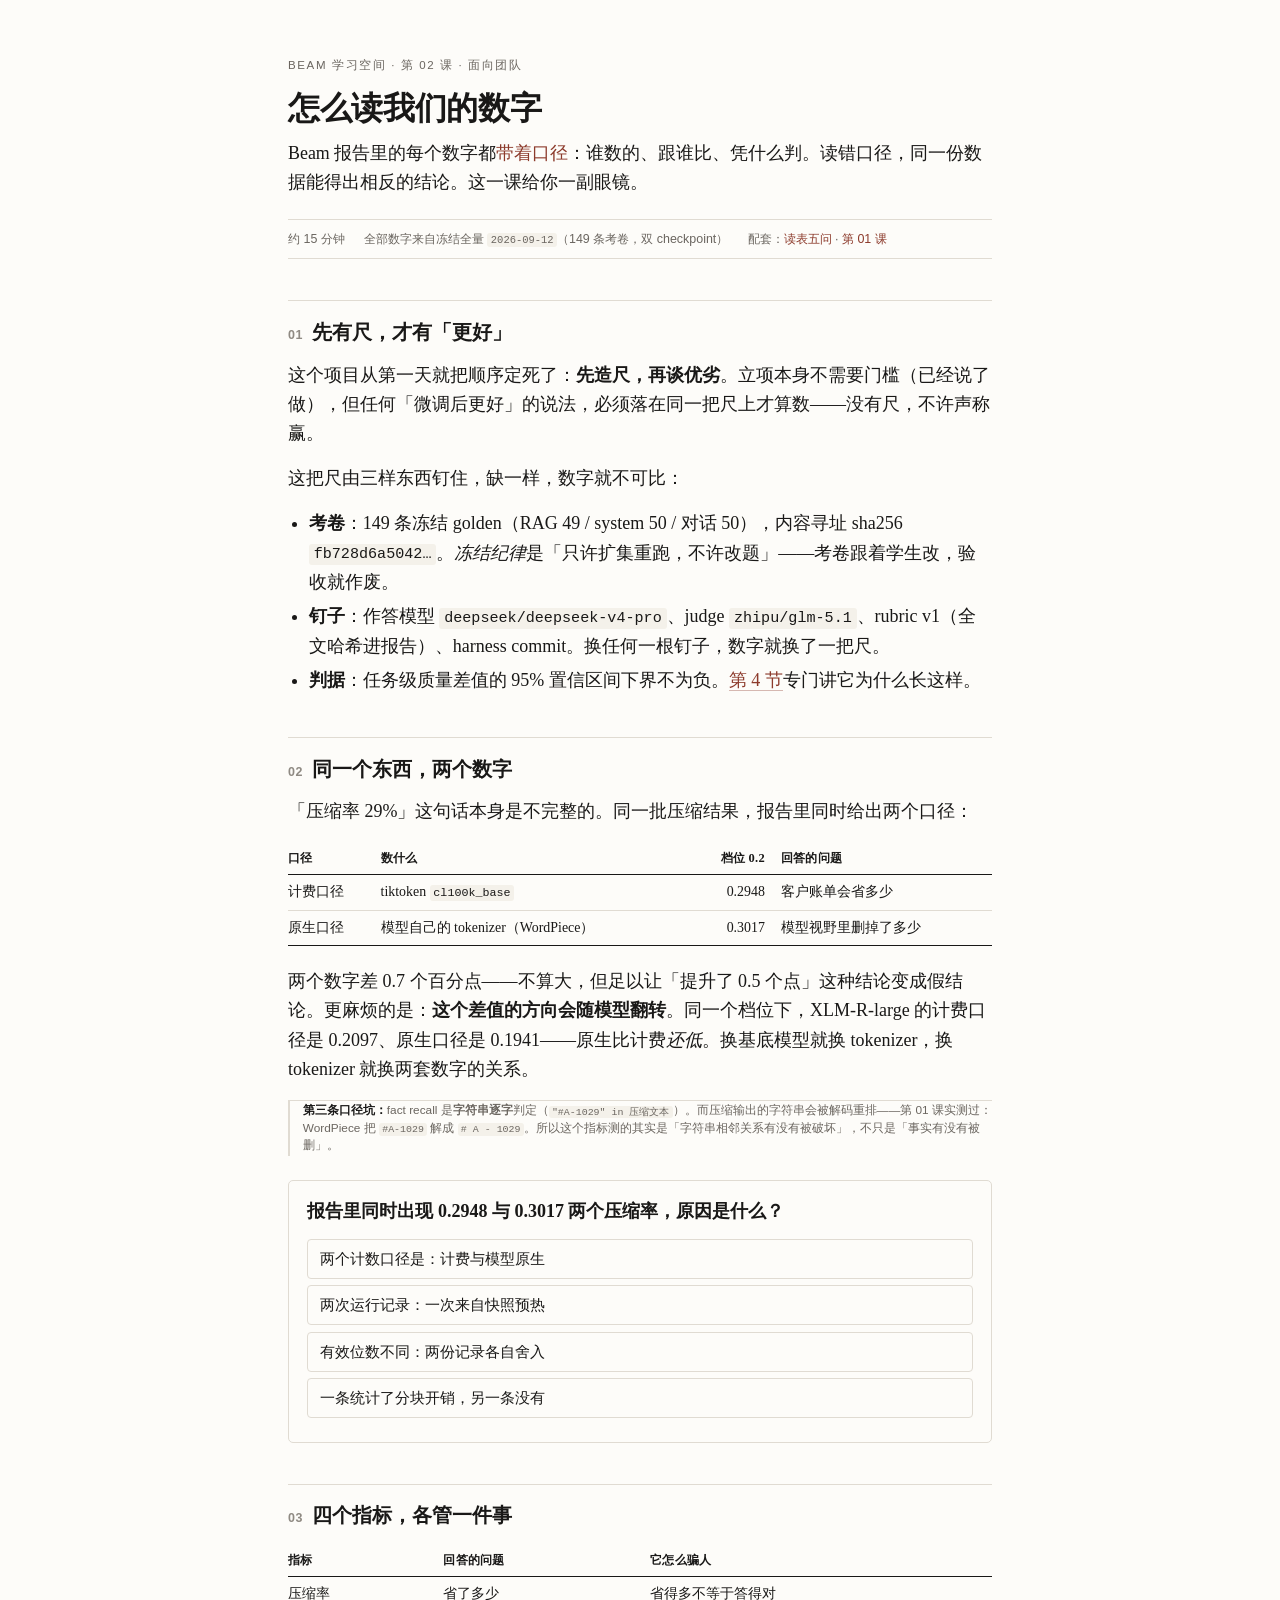
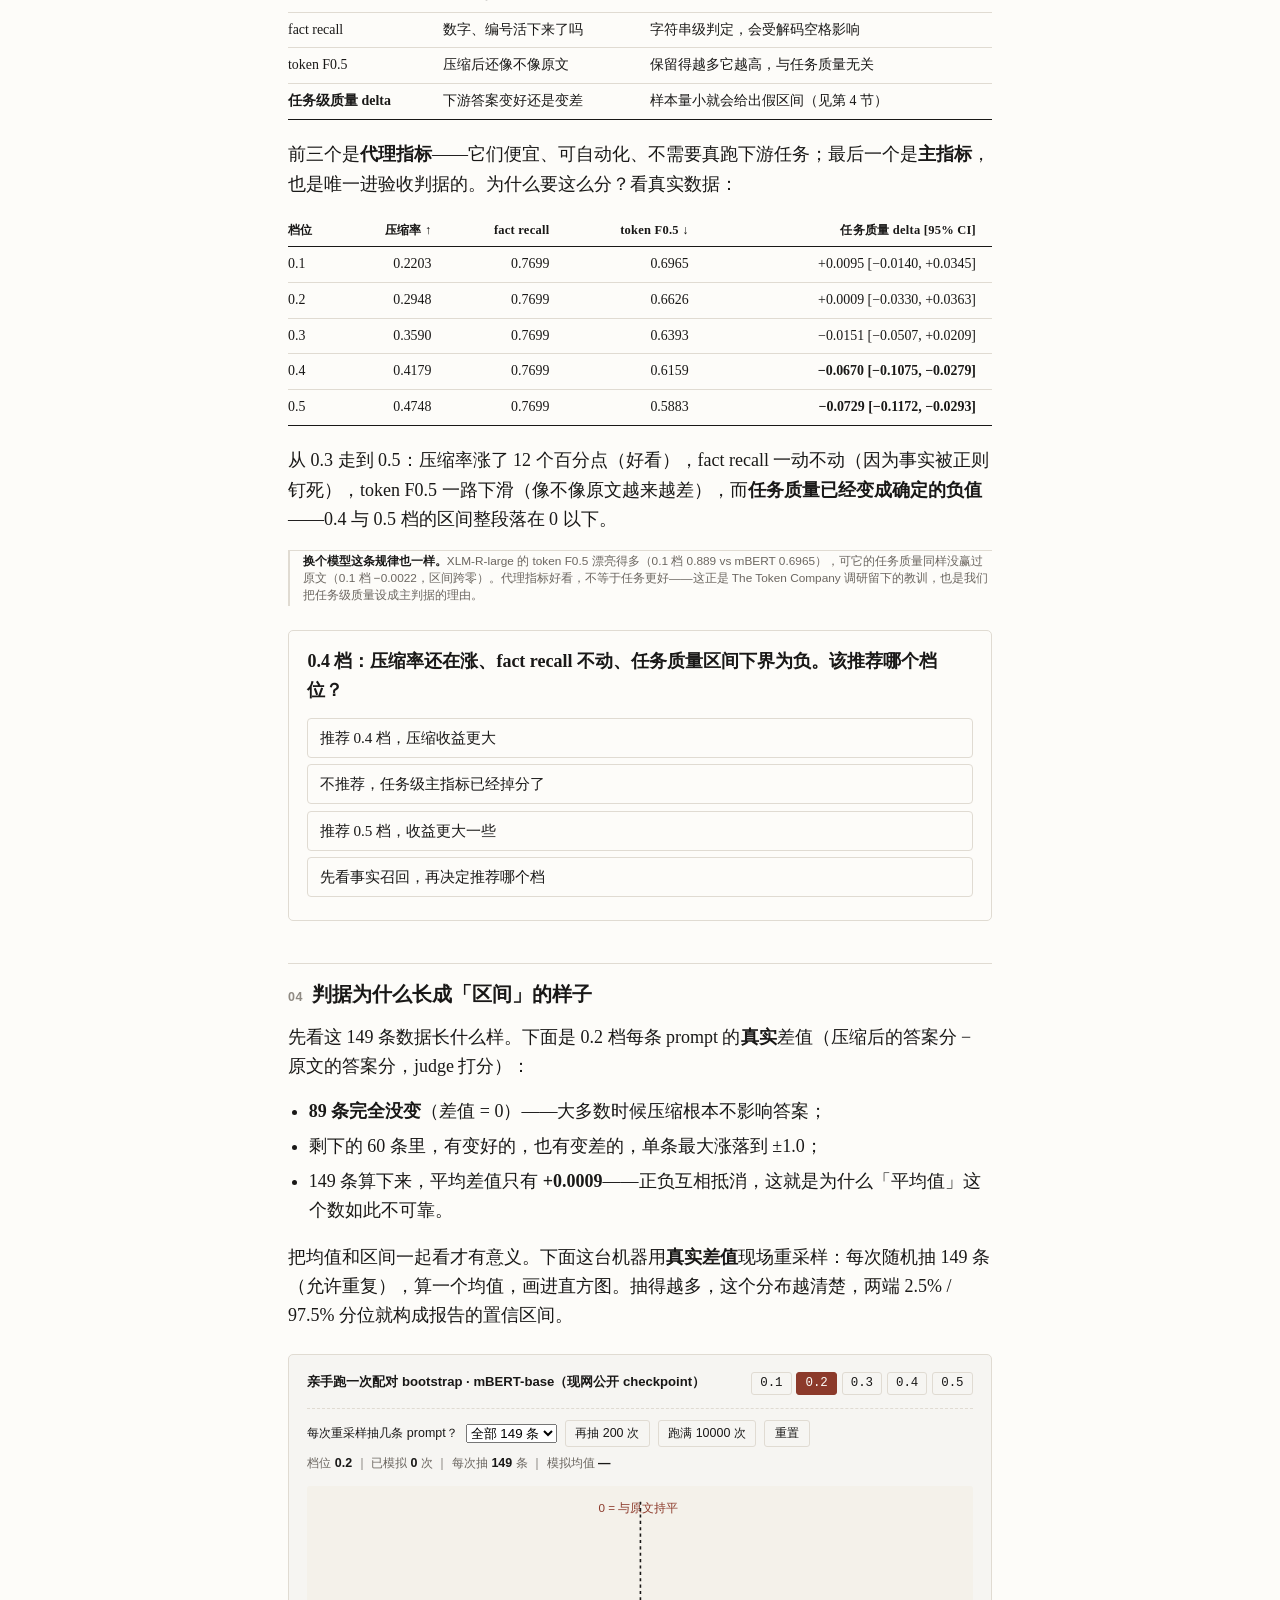
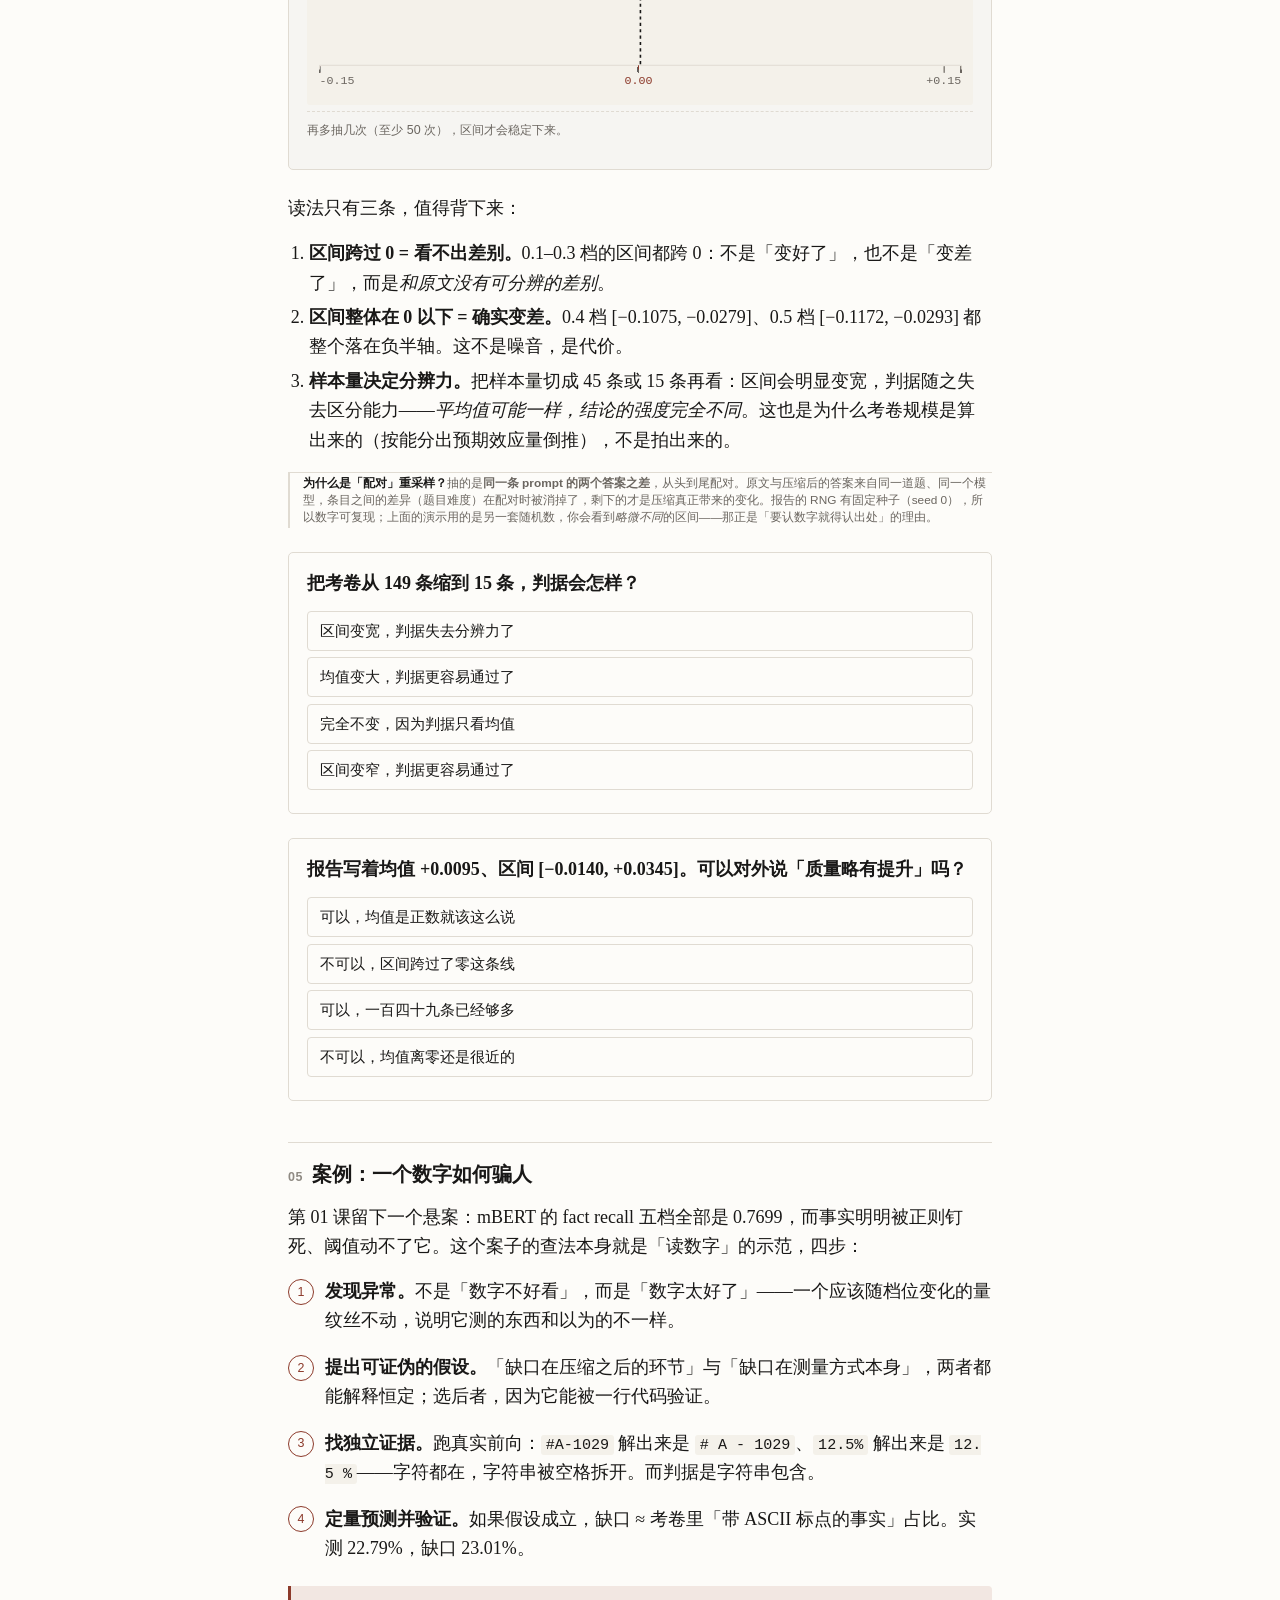
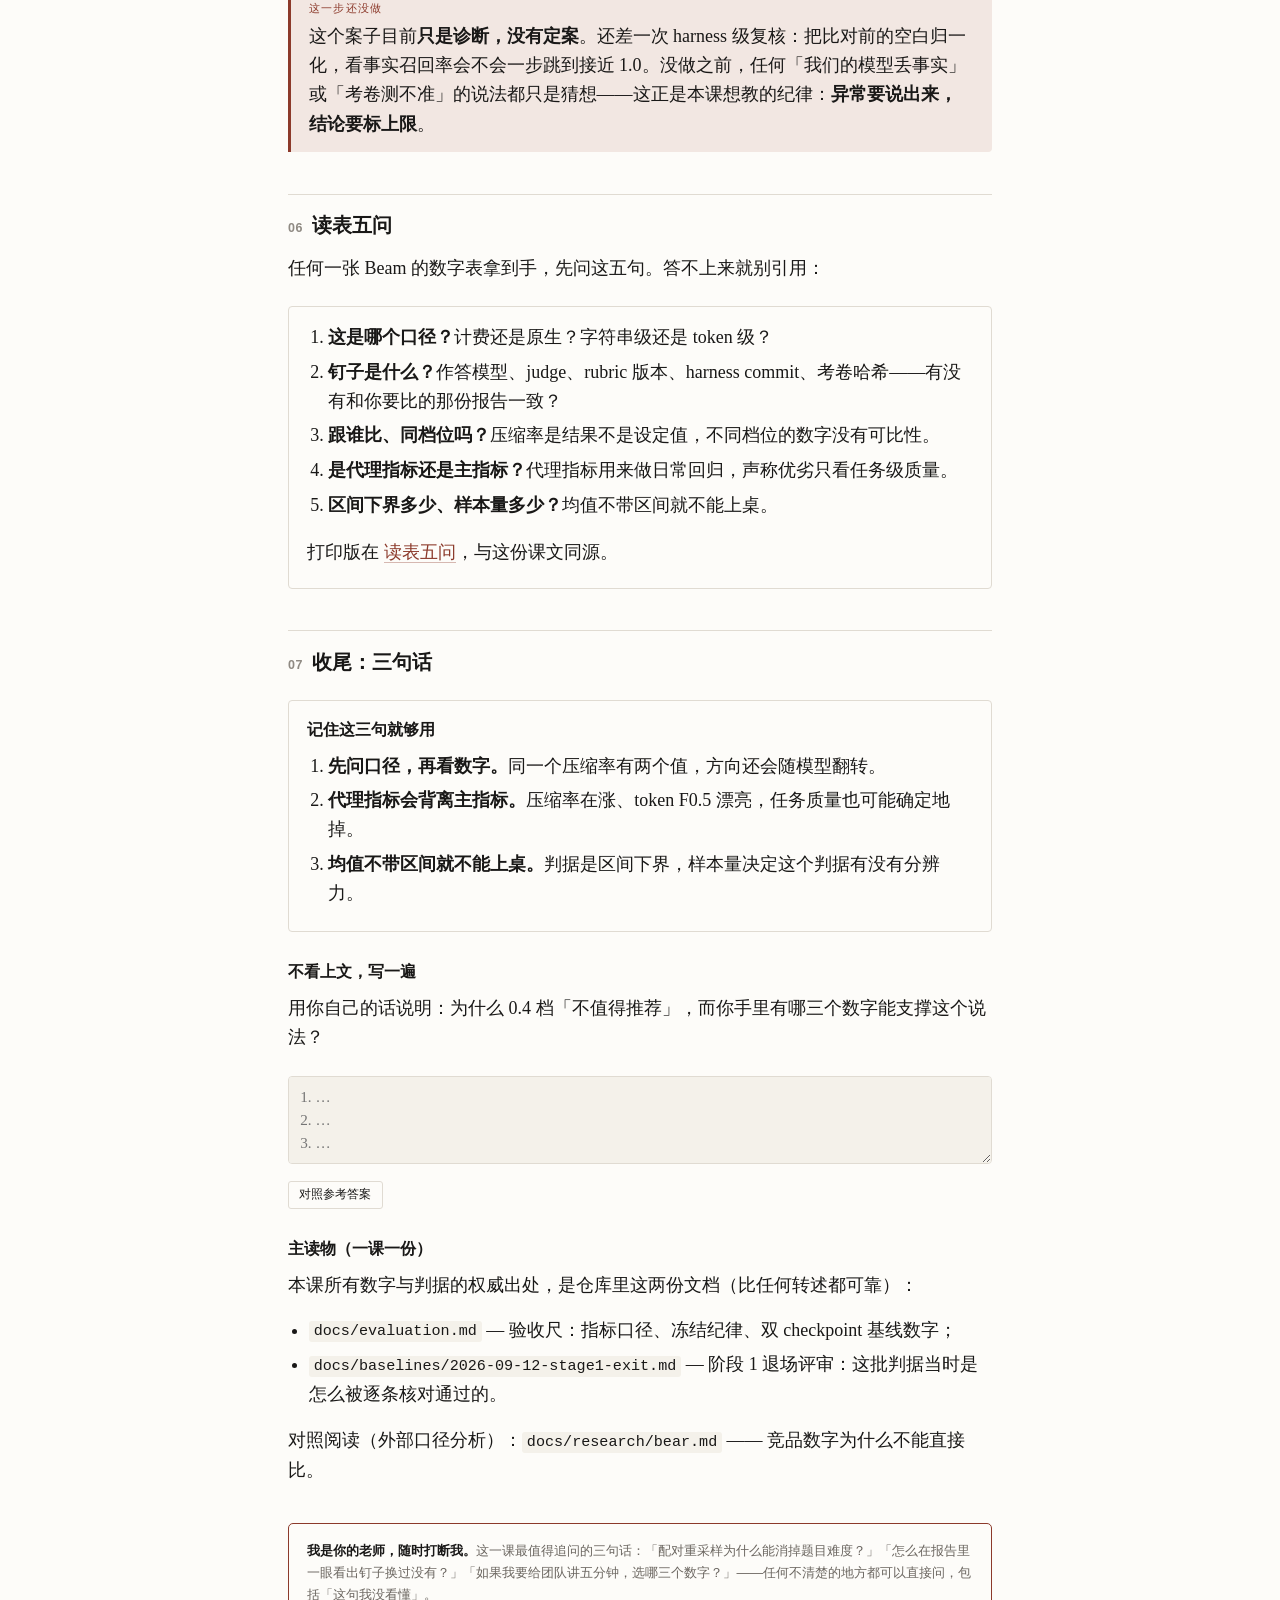
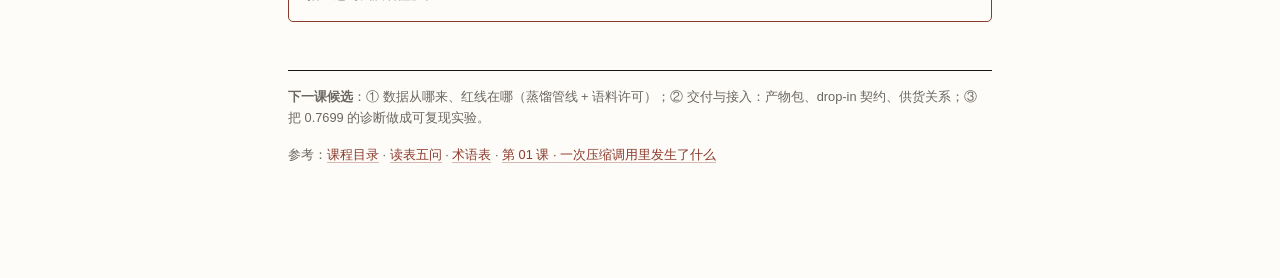
<file: lessons/0002-reading-our-numbers.html>
<!doctype html>
<html lang="zh-CN">
<head>
<meta charset="utf-8">
<meta name="viewport" content="width=device-width, initial-scale=1">
<title>第 02 课 · 怎么读我们的数字 — Beam 学习空间</title>
<link rel="stylesheet" href="../assets/lesson.css">
</head>
<body>
<main class="lesson">

<p class="eyebrow">Beam 学习空间 · 第 02 课 · 面向团队</p>
<h1>怎么读我们的数字</h1>

<p class="lede">Beam 报告里的每个数字都<em>带着口径</em>：谁数的、跟谁比、凭什么判。读错口径，同一份数据能得出相反的结论。这一课给你一副眼镜。</p>

<p class="meta">
  <span>约 15 分钟</span>
  <span>全部数字来自冻结全量 <code>2026-09-12</code>（149 条考卷，双 checkpoint）</span>
  <span>配套：<a href="../reference/metrics-checklist.html">读表五问</a> · <a href="0001-what-happens-when-compress-runs.html">第 01 课</a></span>
</p>

<h2><span class="num">01</span>先有尺，才有「更好」</h2>

<p>这个项目从第一天就把顺序定死了：<strong>先造尺，再谈优劣</strong>。立项本身不需要门槛（已经说了做），但任何「微调后更好」的说法，必须落在同一把尺上才算数——没有尺，不许声称赢。</p>

<p>这把尺由三样东西钉住，缺一样，数字就不可比：</p>

<ul>
  <li><strong>考卷</strong>：149 条冻结 golden（RAG 49 / system 50 / 对话 50），内容寻址 sha256 <code>fb728d6a5042…</code>。<em>冻结纪律</em>是「只许扩集重跑，不许改题」——考卷跟着学生改，验收就作废。</li>
  <li><strong>钉子</strong>：作答模型 <code>deepseek/deepseek-v4-pro</code>、judge <code>zhipu/glm-5.1</code>、rubric v1（全文哈希进报告）、harness commit。换任何一根钉子，数字就换了一把尺。</li>
  <li><strong>判据</strong>：任务级质量差值的 95% 置信区间下界不为负。<a href="#s04">第 4 节</a>专门讲它为什么长这样。</li>
</ul>

<h2><span class="num">02</span>同一个东西，两个数字</h2>

<p>「压缩率 29%」这句话本身是不完整的。同一批压缩结果，报告里同时给出两个口径：</p>

<table>
  <thead><tr><th>口径</th><th>数什么</th><th class="num">档位 0.2</th><th>回答的问题</th></tr></thead>
  <tbody>
    <tr><td>计费口径</td><td>tiktoken <code>cl100k_base</code></td><td class="num">0.2948</td><td>客户账单会省多少</td></tr>
    <tr><td>原生口径</td><td>模型自己的 tokenizer（WordPiece）</td><td class="num">0.3017</td><td>模型视野里删掉了多少</td></tr>
  </tbody>
</table>

<p>两个数字差 0.7 个百分点——不算大，但足以让「提升了 0.5 个点」这种结论变成假结论。更麻烦的是：<strong>这个差值的方向会随模型翻转</strong>。同一个档位下，XLM-R-large 的计费口径是 0.2097、原生口径是 0.1941——原生比计费<em>还低</em>。换基底模型就换 tokenizer，换 tokenizer 就换两套数字的关系。</p>

<p class="note"><b>第三条口径坑：</b>fact recall 是<strong>字符串逐字</strong>判定（<code>"#A-1029" in 压缩文本</code>）。而压缩输出的字符串会被解码重排——第 01 课实测过：WordPiece 把 <code>#A-1029</code> 解成 <code># A - 1029</code>。所以这个指标测的其实是「字符串相邻关系有没有被破坏」，不只是「事实有没有被删」。</p>

<div class="quiz">
  <p class="quiz-q">报告里同时出现 0.2948 与 0.3017 两个压缩率，原因是什么？</p>
  <button class="quiz-opt" data-correct="true">两个计数口径是：计费与模型原生</button>
  <button class="quiz-opt" data-correct="false">两次运行记录：一次来自快照预热</button>
  <button class="quiz-opt" data-correct="false">有效位数不同：两份记录各自舍入</button>
  <button class="quiz-opt" data-correct="false">一条统计了分块开销，另一条没有</button>
  <p class="quiz-fb"></p>
</div>

<h2><span class="num">03</span>四个指标，各管一件事</h2>

<table>
  <thead><tr><th>指标</th><th>回答的问题</th><th>它怎么骗人</th></tr></thead>
  <tbody>
    <tr><td>压缩率</td><td>省了多少</td><td>省得多不等于答得对</td></tr>
    <tr><td>fact recall</td><td>数字、编号活下来了吗</td><td>字符串级判定，会受解码空格影响</td></tr>
    <tr><td>token F0.5</td><td>压缩后还像不像原文</td><td>保留得越多它越高，与任务质量无关</td></tr>
    <tr><td><strong>任务级质量 delta</strong></td><td>下游答案变好还是变差</td><td>样本量小就会给出假区间（见第 4 节）</td></tr>
  </tbody>
</table>

<p>前三个是<strong>代理指标</strong>——它们便宜、可自动化、不需要真跑下游任务；最后一个是<strong>主指标</strong>，也是唯一进验收判据的。为什么要这么分？看真实数据：</p>

<table>
  <thead><tr><th>档位</th><th class="num">压缩率 ↑</th><th class="num">fact recall</th><th class="num">token F0.5 ↓</th><th class="num">任务质量 delta [95% CI]</th></tr></thead>
  <tbody>
    <tr><td>0.1</td><td class="num">0.2203</td><td class="num">0.7699</td><td class="num">0.6965</td><td class="num">+0.0095 [−0.0140, +0.0345]</td></tr>
    <tr><td>0.2</td><td class="num">0.2948</td><td class="num">0.7699</td><td class="num">0.6626</td><td class="num">+0.0009 [−0.0330, +0.0363]</td></tr>
    <tr><td>0.3</td><td class="num">0.3590</td><td class="num">0.7699</td><td class="num">0.6393</td><td class="num">−0.0151 [−0.0507, +0.0209]</td></tr>
    <tr><td>0.4</td><td class="num">0.4179</td><td class="num">0.7699</td><td class="num">0.6159</td><td class="num"><strong>−0.0670 [−0.1075, −0.0279]</strong></td></tr>
    <tr><td>0.5</td><td class="num">0.4748</td><td class="num">0.7699</td><td class="num">0.5883</td><td class="num"><strong>−0.0729 [−0.1172, −0.0293]</strong></td></tr>
  </tbody>
</table>

<p>从 0.3 走到 0.5：压缩率涨了 12 个百分点（好看），fact recall 一动不动（因为事实被正则钉死），token F0.5 一路下滑（像不像原文越来越差），而<strong>任务质量已经变成确定的负值</strong>——0.4 与 0.5 档的区间整段落在 0 以下。</p>

<p class="note"><b>换个模型这条规律也一样。</b>XLM-R-large 的 token F0.5 漂亮得多（0.1 档 0.889 vs mBERT 0.6965），可它的任务质量同样没赢过原文（0.1 档 −0.0022，区间跨零）。代理指标好看，不等于任务更好——这正是 The Token Company 调研留下的教训，也是我们把任务级质量设成主判据的理由。</p>

<div class="quiz">
  <p class="quiz-q">0.4 档：压缩率还在涨、fact recall 不动、任务质量区间下界为负。该推荐哪个档位？</p>
  <button class="quiz-opt" data-correct="false">推荐 0.4 档，压缩收益更大</button>
  <button class="quiz-opt" data-correct="true">不推荐，任务级主指标已经掉分了</button>
  <button class="quiz-opt" data-correct="false">推荐 0.5 档，收益更大一些</button>
  <button class="quiz-opt" data-correct="false">先看事实召回，再决定推荐哪个档</button>
  <p class="quiz-fb"></p>
</div>

<h2 id="s04"><span class="num">04</span>判据为什么长成「区间」的样子</h2>

<p>先看这 149 条数据长什么样。下面是 0.2 档每条 prompt 的<strong>真实</strong>差值（压缩后的答案分 − 原文的答案分，judge 打分）：</p>

<ul>
  <li><strong>89 条完全没变</strong>（差值 = 0）——大多数时候压缩根本不影响答案；</li>
  <li>剩下的 60 条里，有变好的，也有变差的，单条最大涨落到 ±1.0；</li>
  <li>149 条算下来，平均差值只有 <strong>+0.0009</strong>——正负互相抵消，这就是为什么「平均值」这个数如此不可靠。</li>
</ul>

<p>把均值和区间一起看才有意义。下面这台机器用<strong>真实差值</strong>现场重采样：每次随机抽 149 条（允许重复），算一个均值，画进直方图。抽得越多，这个分布越清楚，两端 2.5% / 97.5% 分位就构成报告的置信区间。</p>

<div class="sim" id="sim-boot"></div>

<p>读法只有三条，值得背下来：</p>

<ol>
  <li><strong>区间跨过 0 = 看不出差别。</strong>0.1–0.3 档的区间都跨 0：不是「变好了」，也不是「变差了」，而是<em>和原文没有可分辨的差别</em>。</li>
  <li><strong>区间整体在 0 以下 = 确实变差。</strong>0.4 档 [−0.1075, −0.0279]、0.5 档 [−0.1172, −0.0293] 都整个落在负半轴。这不是噪音，是代价。</li>
  <li><strong>样本量决定分辨力。</strong>把样本量切成 45 条或 15 条再看：区间会明显变宽，判据随之失去区分能力——<em>平均值可能一样，结论的强度完全不同</em>。这也是为什么考卷规模是算出来的（按能分出预期效应量倒推），不是拍出来的。</li>
</ol>

<p class="note"><b>为什么是「配对」重采样？</b>抽的是<strong>同一条 prompt 的两个答案之差</strong>，从头到尾配对。原文与压缩后的答案来自同一道题、同一个模型，条目之间的差异（题目难度）在配对时被消掉了，剩下的才是压缩真正带来的变化。报告的 RNG 有固定种子（seed 0），所以数字可复现；上面的演示用的是另一套随机数，你会看到<em>略微不同</em>的区间——那正是「要认数字就得认出处」的理由。</p>

<div class="quiz">
  <p class="quiz-q">把考卷从 149 条缩到 15 条，判据会怎样？</p>
  <button class="quiz-opt" data-correct="true">区间变宽，判据失去分辨力了</button>
  <button class="quiz-opt" data-correct="false">均值变大，判据更容易通过了</button>
  <button class="quiz-opt" data-correct="false">完全不变，因为判据只看均值</button>
  <button class="quiz-opt" data-correct="false">区间变窄，判据更容易通过了</button>
  <p class="quiz-fb"></p>
</div>

<div class="quiz">
  <p class="quiz-q">报告写着均值 +0.0095、区间 [−0.0140, +0.0345]。可以对外说「质量略有提升」吗？</p>
  <button class="quiz-opt" data-correct="false">可以，均值是正数就该这么说</button>
  <button class="quiz-opt" data-correct="true">不可以，区间跨过了零这条线</button>
  <button class="quiz-opt" data-correct="false">可以，一百四十九条已经够多</button>
  <button class="quiz-opt" data-correct="false">不可以，均值离零还是很近的</button>
  <p class="quiz-fb"></p>
</div>

<h2><span class="num">05</span>案例：一个数字如何骗人</h2>

<p>第 01 课留下一个悬案：mBERT 的 fact recall 五档全部是 0.7699，而事实明明被正则钉死、阈值动不了它。这个案子的查法本身就是「读数字」的示范，四步：</p>

<ol class="steps">
  <li><strong>发现异常。</strong>不是「数字不好看」，而是「数字太好了」——一个应该随档位变化的量纹丝不动，说明它测的东西和以为的不一样。</li>
  <li><strong>提出可证伪的假设。</strong>「缺口在压缩之后的环节」与「缺口在测量方式本身」，两者都能解释恒定；选后者，因为它能被一行代码验证。</li>
  <li><strong>找独立证据。</strong>跑真实前向：<code>#A-1029</code> 解出来是 <code># A - 1029</code>、<code>12.5%</code> 解出来是 <code>12. 5 %</code>——字符都在，字符串被空格拆开。而判据是字符串包含。</li>
  <li><strong>定量预测并验证。</strong>如果假设成立，缺口 ≈ 考卷里「带 ASCII 标点的事实」占比。实测 22.79%，缺口 23.01%。</li>
</ol>

<div class="callout">
  <span class="label">这一步还没做</span>
  <p>这个案子目前<strong>只是诊断，没有定案</strong>。还差一次 harness 级复核：把比对前的空白归一化，看事实召回率会不会一步跳到接近 1.0。没做之前，任何「我们的模型丢事实」或「考卷测不准」的说法都只是猜想——这正是本课想教的纪律：<strong>异常要说出来，结论要标上限</strong>。</p>
</div>

<h2><span class="num">06</span>读表五问</h2>

<p>任何一张 Beam 的数字表拿到手，先问这五句。答不上来就别引用：</p>

<div class="rule-box">
  <ol>
    <li><strong>这是哪个口径？</strong>计费还是原生？字符串级还是 token 级？</li>
    <li><strong>钉子是什么？</strong>作答模型、judge、rubric 版本、harness commit、考卷哈希——有没有和你要比的那份报告一致？</li>
    <li><strong>跟谁比、同档位吗？</strong>压缩率是结果不是设定值，不同档位的数字没有可比性。</li>
    <li><strong>是代理指标还是主指标？</strong>代理指标用来做日常回归，声称优劣只看任务级质量。</li>
    <li><strong>区间下界多少、样本量多少？</strong>均值不带区间就不能上桌。</li>
  </ol>
  <p>打印版在 <a href="../reference/metrics-checklist.html">读表五问</a>，与这份课文同源。</p>
</div>

<h2><span class="num">07</span>收尾：三句话</h2>

<div class="rule-box">
  <h3>记住这三句就够用</h3>
  <ol>
    <li><strong>先问口径，再看数字。</strong>同一个压缩率有两个值，方向还会随模型翻转。</li>
    <li><strong>代理指标会背离主指标。</strong>压缩率在涨、token F0.5 漂亮，任务质量也可能确定地掉。</li>
    <li><strong>均值不带区间就不能上桌。</strong>判据是区间下界，样本量决定这个判据有没有分辨力。</li>
  </ol>
</div>

<h3>不看上文，写一遍</h3>
<p>用你自己的话说明：为什么 0.4 档「不值得推荐」，而你手里有哪三个数字能支撑这个说法？</p>

<div class="recall" data-key="lesson-0002:why-not-04">
  <textarea placeholder="1. …&#10;2. …&#10;3. …"></textarea>
  <div class="recall-bar"><button class="recall-btn" type="button">对照参考答案</button></div>
  <div class="recall-answer">
    <p>1. <strong>任务质量区间整段在 0 以下</strong>——0.4 档 [−0.1075, −0.0279]，主指标确定变差，不是噪音；<br>
       2. <strong>压缩率的上涨是代理指标的上涨</strong>——0.3590 → 0.4179 只说明省得更多，不说明答得更好；<br>
       3. <strong>fact recall 恒定 0.7699 不能当挡箭牌</strong>——它被正则钉死，对档位不敏感，根本不参与这个判断。</p>
  </div>
</div>

<h3>主读物（一课一份）</h3>
<p>本课所有数字与判据的权威出处，是仓库里这两份文档（比任何转述都可靠）：</p>
<ul>
  <li><code>docs/evaluation.md</code> — 验收尺：指标口径、冻结纪律、双 checkpoint 基线数字；</li>
  <li><code>docs/baselines/2026-09-12-stage1-exit.md</code> — 阶段 1 退场评审：这批判据当时是怎么被逐条核对通过的。</li>
</ul>
<p>对照阅读（外部口径分析）：<code>docs/research/bear.md</code> —— 竞品数字为什么不能直接比。</p>

<div class="ask-teacher">
  <b>我是你的老师，随时打断我。</b>这一课最值得追问的三句话：「配对重采样为什么能消掉题目难度？」「怎么在报告里一眼看出钉子换过没有？」「如果我要给团队讲五分钟，选哪三个数字？」——任何不清楚的地方都可以直接问，包括「这句我没看懂」。
</div>

<div class="docnav">
  <p><strong>下一课候选</strong>：① 数据从哪来、红线在哪（蒸馏管线 + 语料许可）；② 交付与接入：产物包、drop-in 契约、供货关系；③ 把 0.7699 的诊断做成可复现实验。</p>
  <p style="margin-top:1rem">参考：<a href="index.html">课程目录</a> · <a href="../reference/metrics-checklist.html">读表五问</a> · <a href="../reference/glossary.html">术语表</a> · <a href="0001-what-happens-when-compress-runs.html">第 01 课 · 一次压缩调用里发生了什么</a></p>
</div>

</main>

<script src="../assets/data/quality-deltas.js"></script>
<script src="../assets/bootstrap-sim.js"></script>
<script src="../assets/quiz.js"></script>
<script>
  BootstrapSim.mount(document.getElementById("sim-boot"), window.BEAM_DELTAS, {
    checkpoint: "mbert",
    level: 0.2
  });
</script>
</body>
</html>
</file>
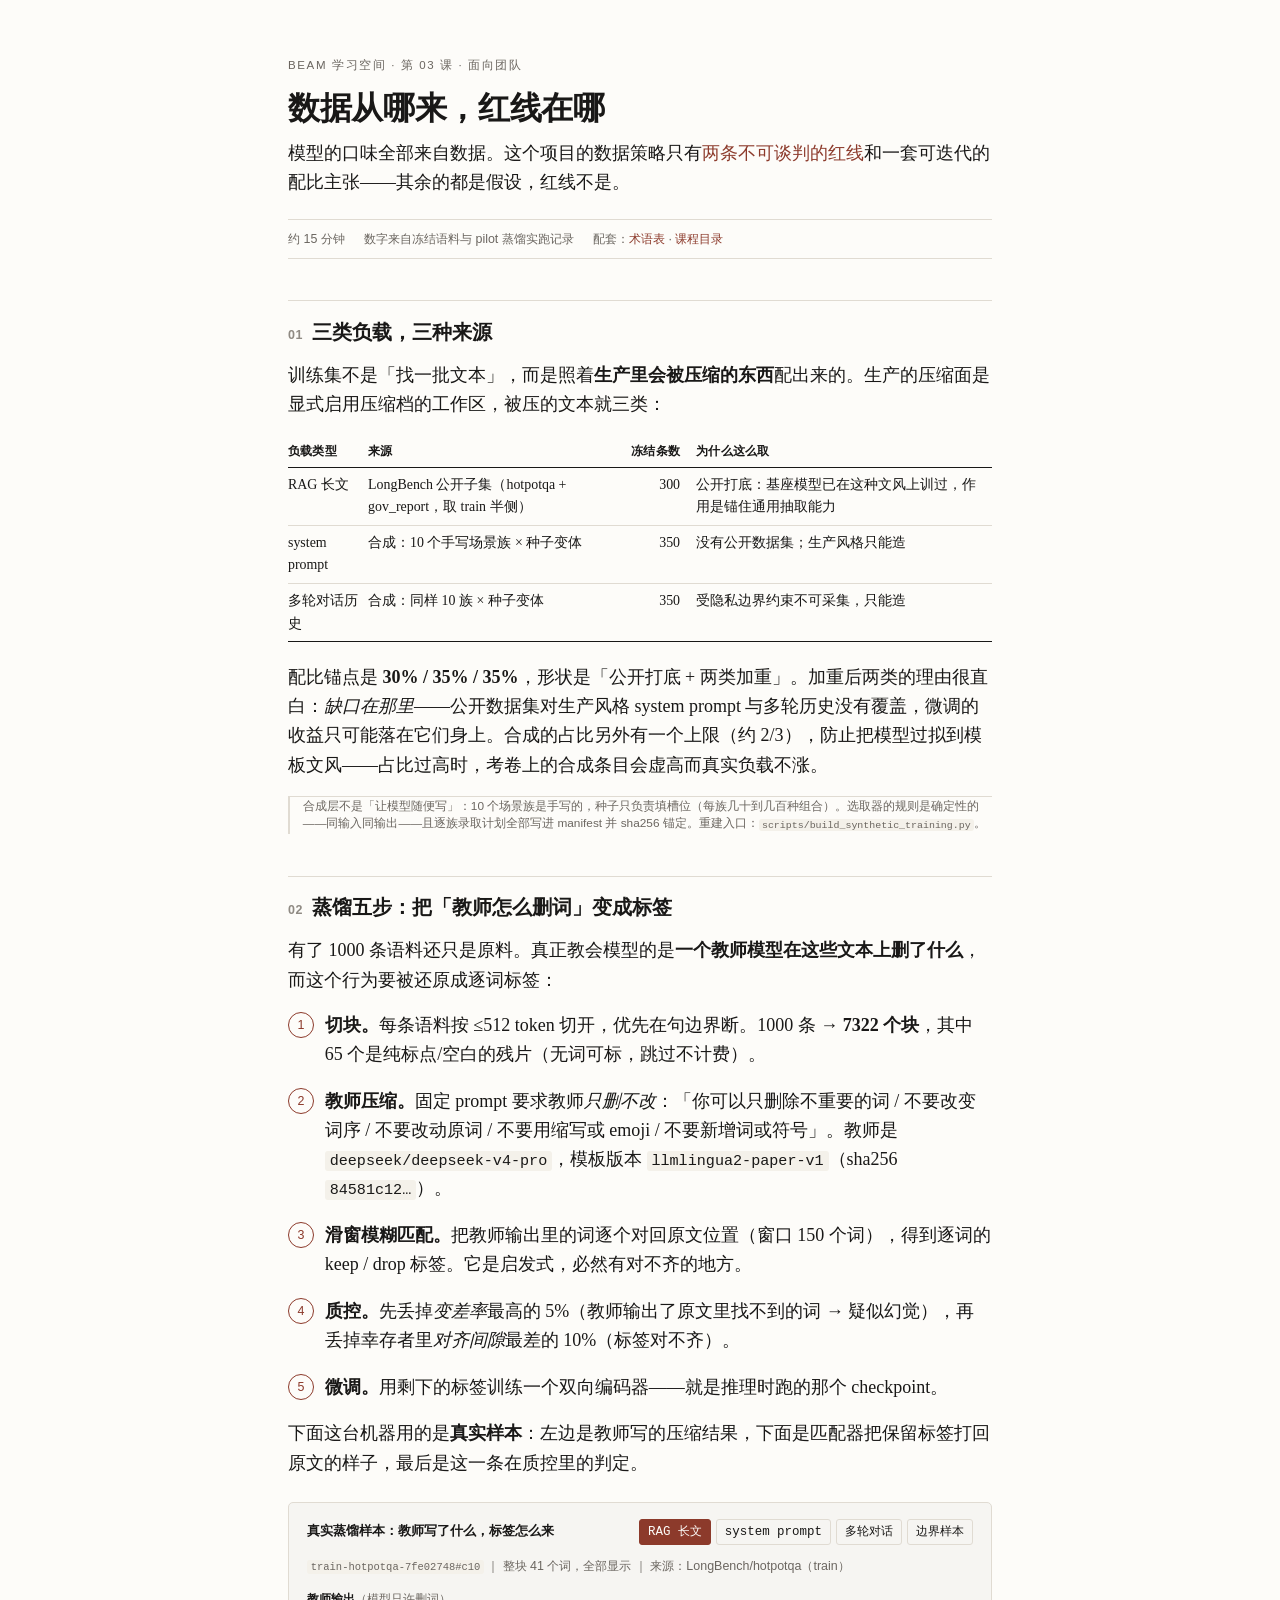
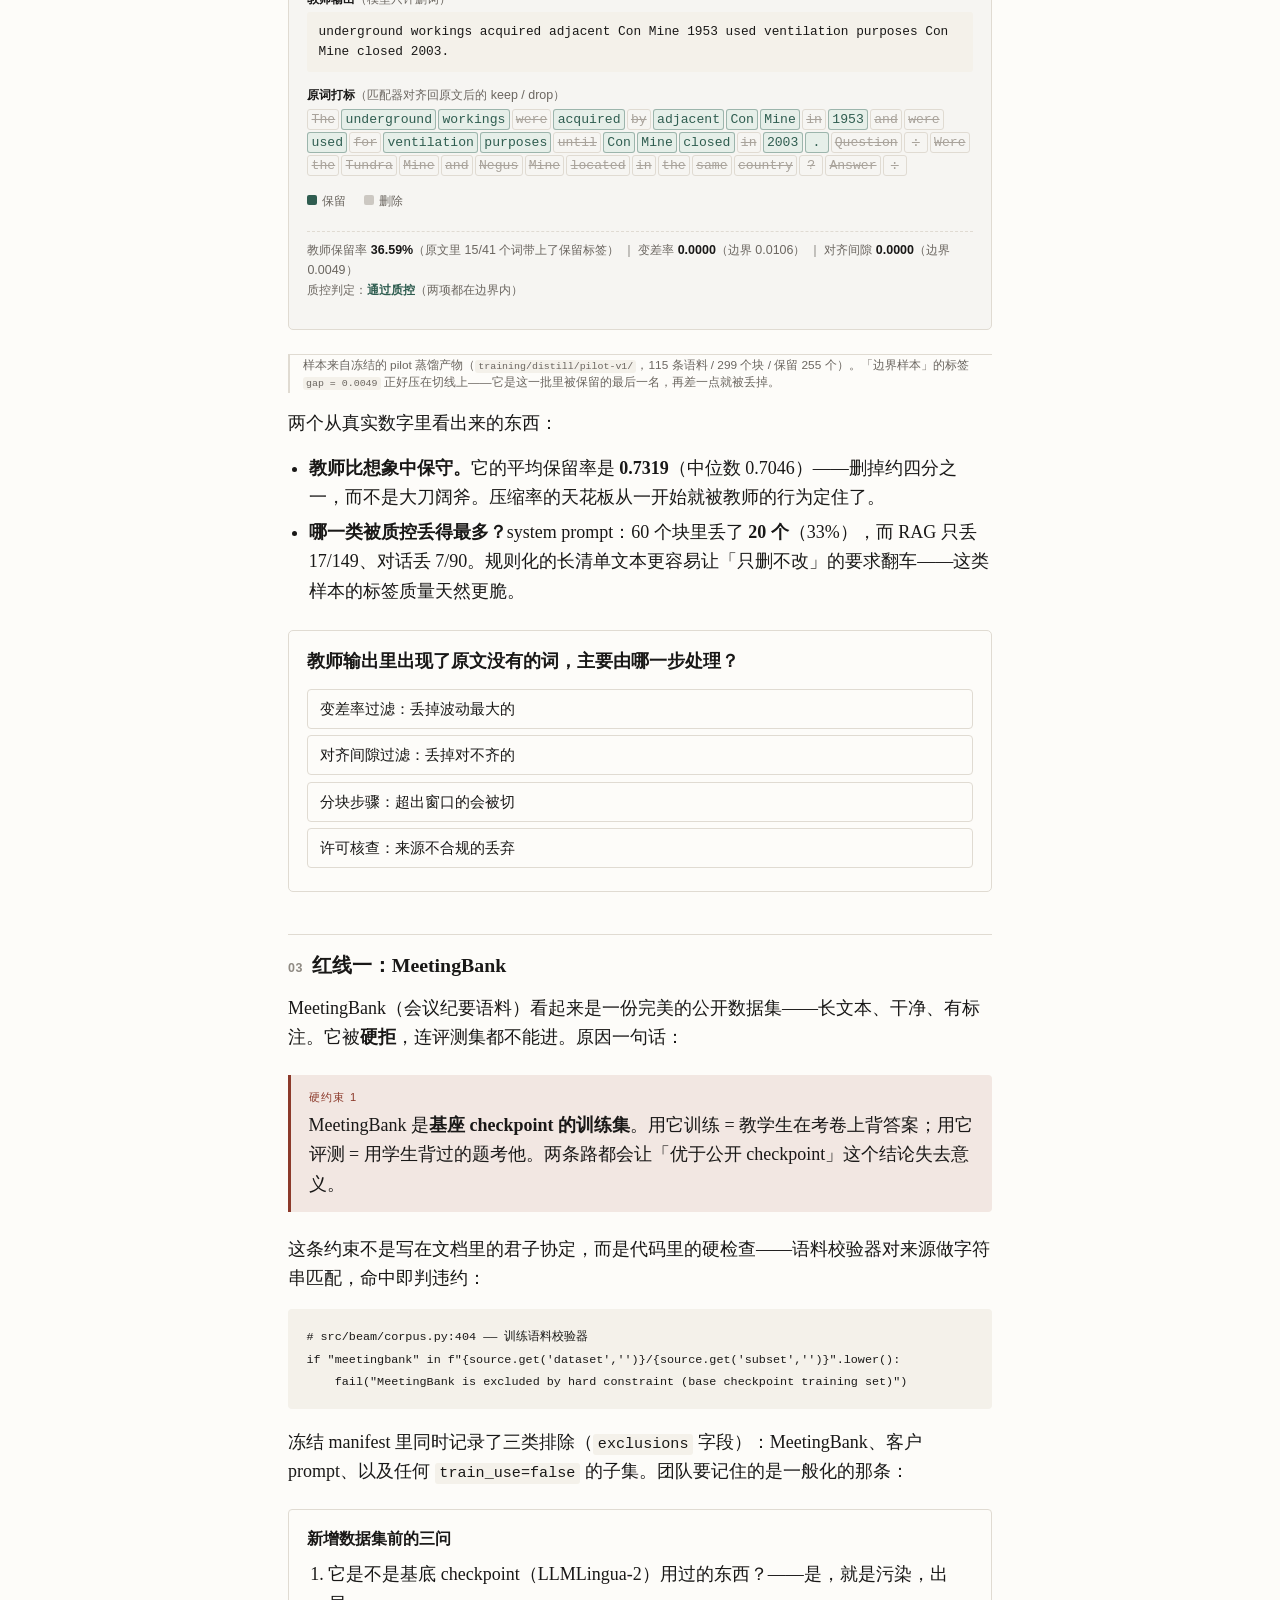
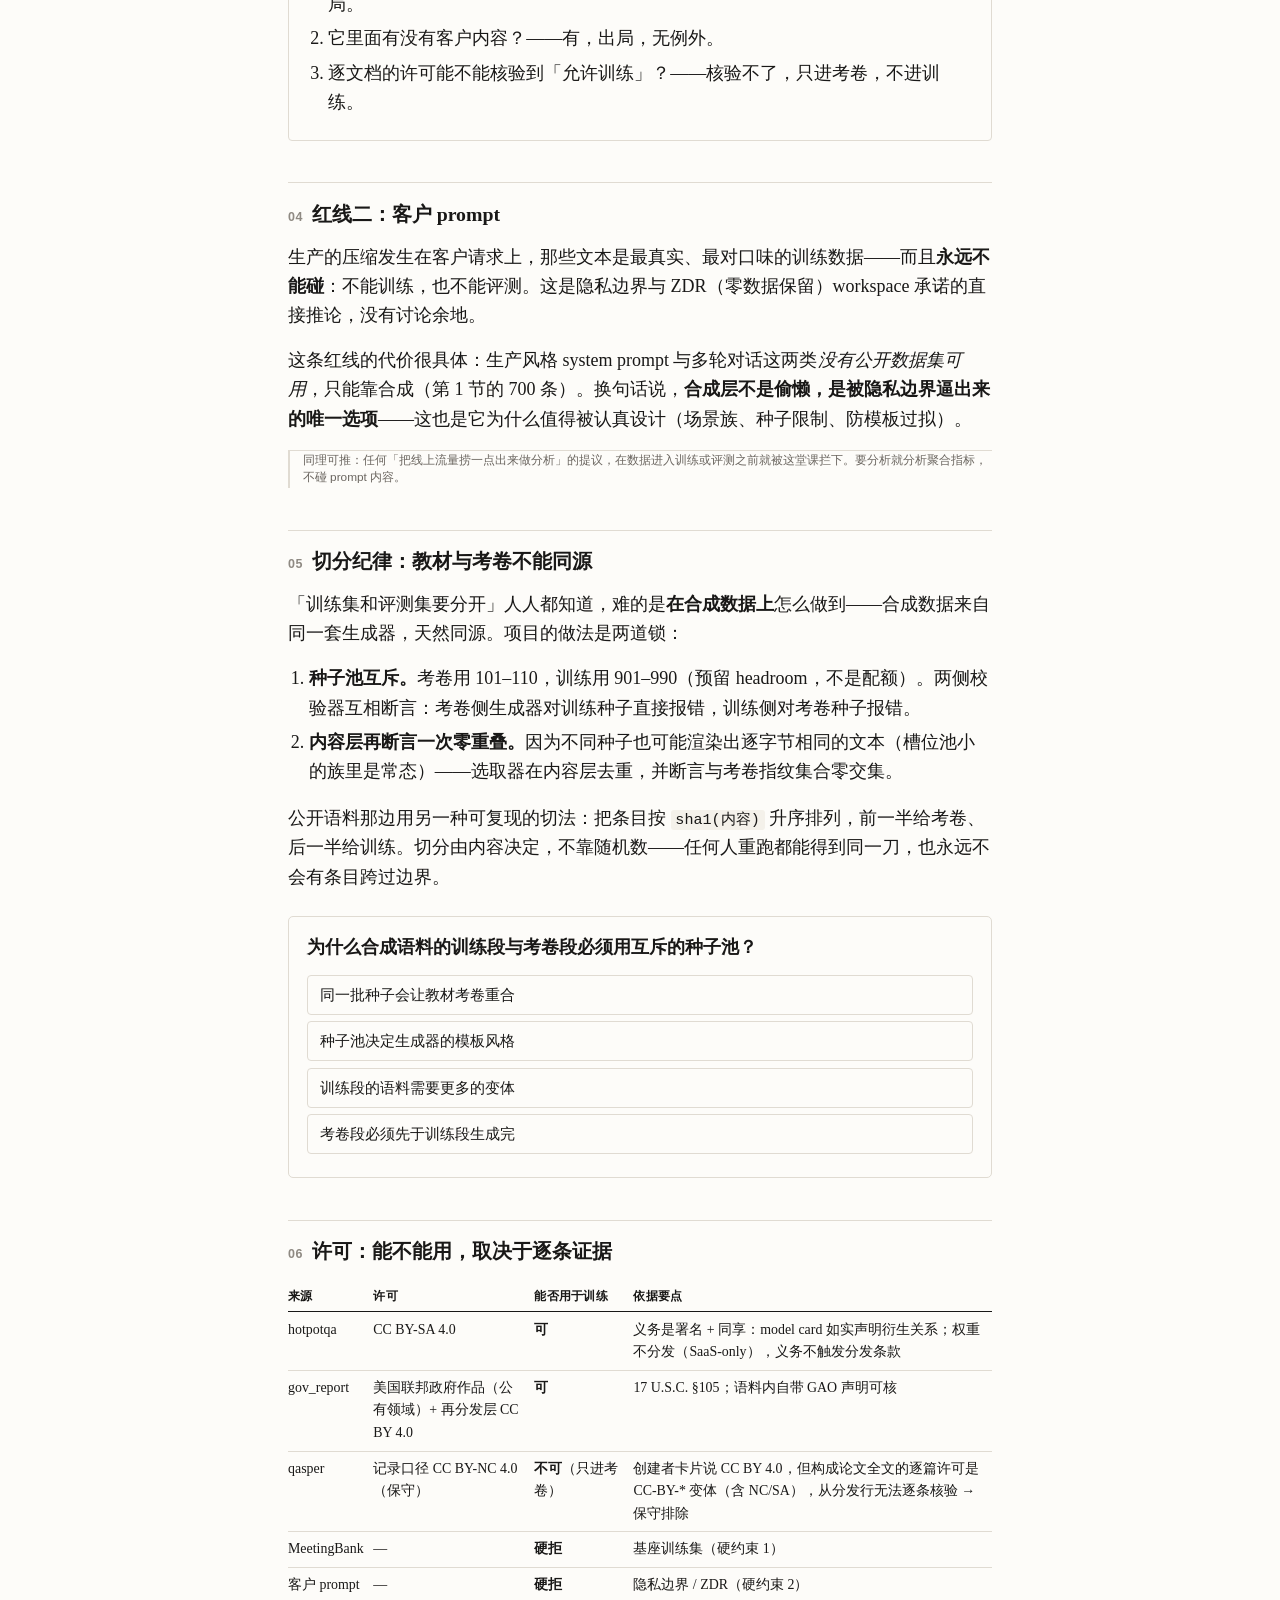
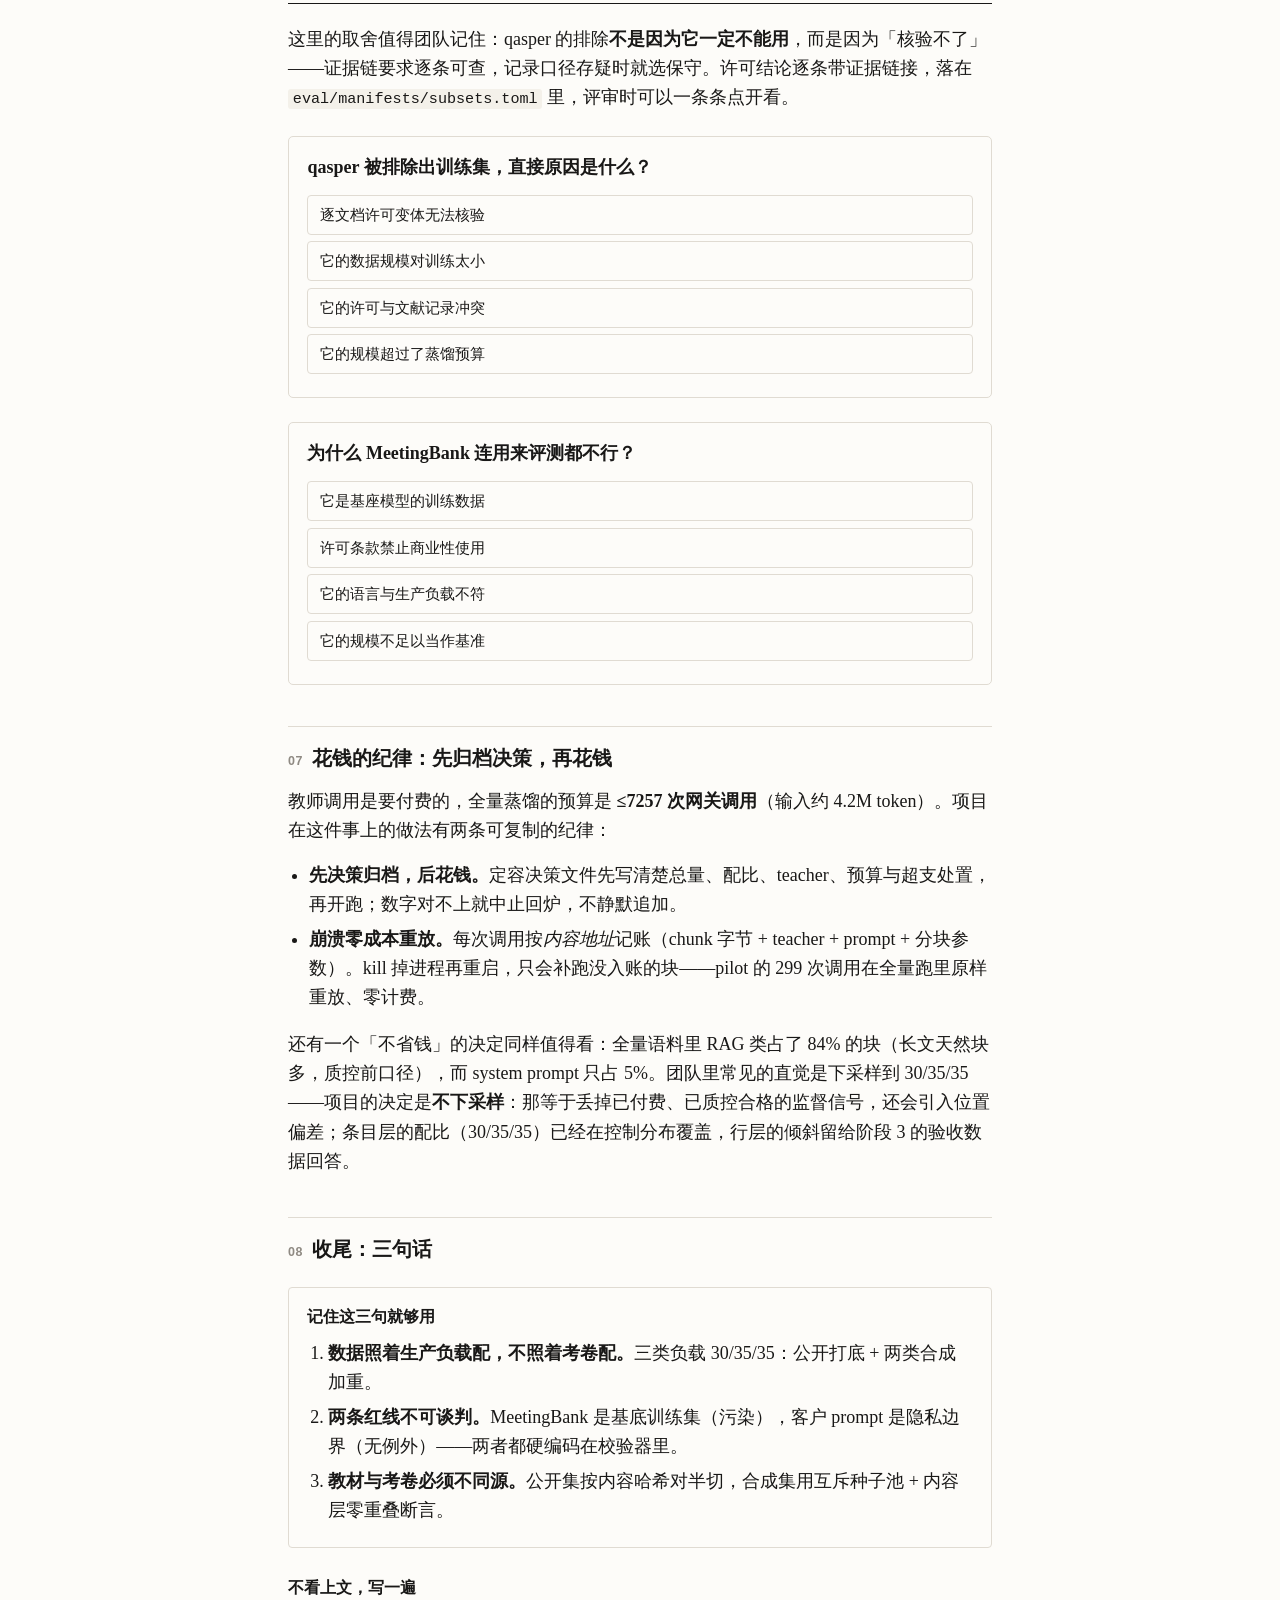
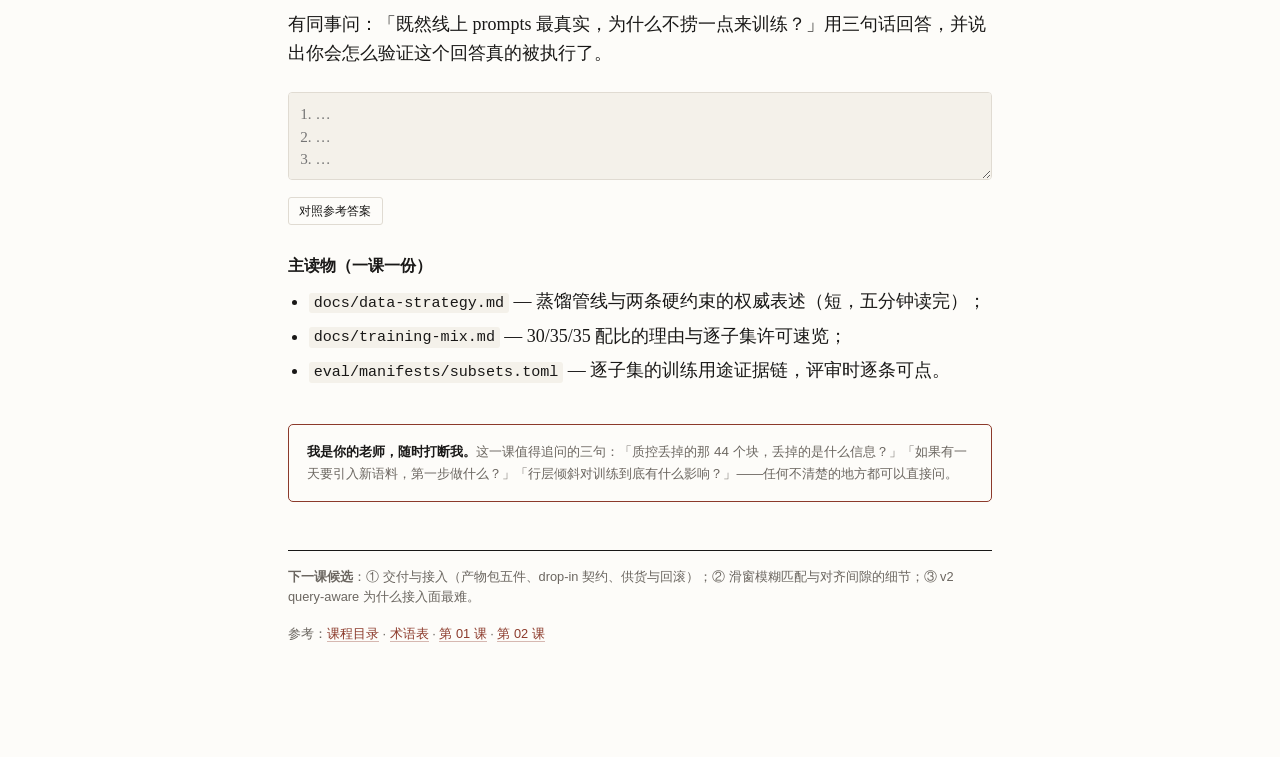
<file: lessons/0003-where-the-data-comes-from.html>
<!doctype html>
<html lang="zh-CN">
<head>
<meta charset="utf-8">
<meta name="viewport" content="width=device-width, initial-scale=1">
<title>第 03 课 · 数据从哪来，红线在哪 — Beam 学习空间</title>
<link rel="stylesheet" href="../assets/lesson.css">
</head>
<body>
<main class="lesson">

<p class="eyebrow">Beam 学习空间 · 第 03 课 · 面向团队</p>
<h1>数据从哪来，红线在哪</h1>

<p class="lede">模型的口味全部来自数据。这个项目的数据策略只有<em>两条不可谈判的红线</em>和一套可迭代的配比主张——其余的都是假设，红线不是。</p>

<p class="meta">
  <span>约 15 分钟</span>
  <span>数字来自冻结语料与 pilot 蒸馏实跑记录</span>
  <span>配套：<a href="../reference/glossary.html">术语表</a> · <a href="index.html">课程目录</a></span>
</p>

<h2><span class="num">01</span>三类负载，三种来源</h2>

<p>训练集不是「找一批文本」，而是照着<strong>生产里会被压缩的东西</strong>配出来的。生产的压缩面是显式启用压缩档的工作区，被压的文本就三类：</p>

<table>
  <thead><tr><th>负载类型</th><th>来源</th><th class="num">冻结条数</th><th>为什么这么取</th></tr></thead>
  <tbody>
    <tr><td>RAG 长文</td><td>LongBench 公开子集（hotpotqa + gov_report，取 train 半侧）</td><td class="num">300</td><td>公开打底：基座模型已在这种文风上训过，作用是锚住通用抽取能力</td></tr>
    <tr><td>system prompt</td><td>合成：10 个手写场景族 × 种子变体</td><td class="num">350</td><td>没有公开数据集；生产风格只能造</td></tr>
    <tr><td>多轮对话历史</td><td>合成：同样 10 族 × 种子变体</td><td class="num">350</td><td>受隐私边界约束不可采集，只能造</td></tr>
  </tbody>
</table>

<p>配比锚点是 <strong>30% / 35% / 35%</strong>，形状是「公开打底 + 两类加重」。加重后两类的理由很直白：<em>缺口在那里</em>——公开数据集对生产风格 system prompt 与多轮历史没有覆盖，微调的收益只可能落在它们身上。合成的占比另外有一个上限（约 2/3），防止把模型过拟到模板文风——占比过高时，考卷上的合成条目会虚高而真实负载不涨。</p>

<p class="note">合成层不是「让模型随便写」：10 个场景族是手写的，种子只负责填槽位（每族几十到几百种组合）。选取器的规则是确定性的——同输入同输出——且逐族录取计划全部写进 manifest 并 sha256 锚定。重建入口：<code>scripts/build_synthetic_training.py</code>。</p>

<h2><span class="num">02</span>蒸馏五步：把「教师怎么删词」变成标签</h2>

<p>有了 1000 条语料还只是原料。真正教会模型的是<strong>一个教师模型在这些文本上删了什么</strong>，而这个行为要被还原成逐词标签：</p>

<ol class="steps">
  <li><strong>切块。</strong>每条语料按 ≤512 token 切开，优先在句边界断。1000 条 → <strong>7322 个块</strong>，其中 65 个是纯标点/空白的残片（无词可标，跳过不计费）。</li>
  <li><strong>教师压缩。</strong>固定 prompt 要求教师<em>只删不改</em>：「你可以只删除不重要的词 / 不要改变词序 / 不要改动原词 / 不要用缩写或 emoji / 不要新增词或符号」。教师是 <code>deepseek/deepseek-v4-pro</code>，模板版本 <code>llmlingua2-paper-v1</code>（sha256 <code>84581c12…</code>）。</li>
  <li><strong>滑窗模糊匹配。</strong>把教师输出里的词逐个对回原文位置（窗口 150 个词），得到逐词的 keep / drop 标签。它是启发式，必然有对不齐的地方。</li>
  <li><strong>质控。</strong>先丢掉<em>变差率</em>最高的 5%（教师输出了原文里找不到的词 → 疑似幻觉），再丢掉幸存者里<em>对齐间隙</em>最差的 10%（标签对不齐）。</li>
  <li><strong>微调。</strong>用剩下的标签训练一个双向编码器——就是推理时跑的那个 checkpoint。</li>
</ol>

<p>下面这台机器用的是<strong>真实样本</strong>：左边是教师写的压缩结果，下面是匹配器把保留标签打回原文的样子，最后是这一条在质控里的判定。</p>

<div class="sim" id="sim-distill"></div>

<p class="note">样本来自冻结的 pilot 蒸馏产物（<code>training/distill/pilot-v1/</code>，115 条语料 / 299 个块 / 保留 255 个）。「边界样本」的标签 <code>gap = 0.0049</code> 正好压在切线上——它是这一批里被保留的最后一名，再差一点就被丢掉。</p>

<p>两个从真实数字里看出来的东西：</p>

<ul>
  <li><strong>教师比想象中保守。</strong>它的平均保留率是 <strong>0.7319</strong>（中位数 0.7046）——删掉约四分之一，而不是大刀阔斧。压缩率的天花板从一开始就被教师的行为定住了。</li>
  <li><strong>哪一类被质控丢得最多？</strong>system prompt：60 个块里丢了 <strong>20 个</strong>（33%），而 RAG 只丢 17/149、对话丢 7/90。规则化的长清单文本更容易让「只删不改」的要求翻车——这类样本的标签质量天然更脆。</li>
</ul>

<div class="quiz">
  <p class="quiz-q">教师输出里出现了原文没有的词，主要由哪一步处理？</p>
  <button class="quiz-opt" data-correct="true">变差率过滤：丢掉波动最大的</button>
  <button class="quiz-opt" data-correct="false">对齐间隙过滤：丢掉对不齐的</button>
  <button class="quiz-opt" data-correct="false">分块步骤：超出窗口的会被切</button>
  <button class="quiz-opt" data-correct="false">许可核查：来源不合规的丢弃</button>
  <p class="quiz-fb"></p>
</div>

<h2><span class="num">03</span>红线一：MeetingBank</h2>

<p>MeetingBank（会议纪要语料）看起来是一份完美的公开数据集——长文本、干净、有标注。它被<strong>硬拒</strong>，连评测集都不能进。原因一句话：</p>

<div class="callout">
  <span class="label">硬约束 1</span>
  <p>MeetingBank 是<strong>基座 checkpoint 的训练集</strong>。用它训练 = 教学生在考卷上背答案；用它评测 = 用学生背过的题考他。两条路都会让「优于公开 checkpoint」这个结论失去意义。</p>
</div>

<p>这条约束不是写在文档里的君子协定，而是代码里的硬检查——语料校验器对来源做字符串匹配，命中即判违约：</p>

<pre><code># src/beam/corpus.py:404 —— 训练语料校验器
if "meetingbank" in f"{source.get('dataset','')}/{source.get('subset','')}".lower():
    fail("MeetingBank is excluded by hard constraint (base checkpoint training set)")</code></pre>

<p>冻结 manifest 里同时记录了三类排除（<code>exclusions</code> 字段）：MeetingBank、客户 prompt、以及任何 <code>train_use=false</code> 的子集。团队要记住的是一般化的那条：</p>

<div class="rule-box">
  <h3>新增数据集前的三问</h3>
  <ol>
    <li>它是不是基底 checkpoint（LLMLingua-2）用过的东西？——是，就是污染，出局。</li>
    <li>它里面有没有客户内容？——有，出局，无例外。</li>
    <li>逐文档的许可能不能核验到「允许训练」？——核验不了，只进考卷，不进训练。</li>
  </ol>
</div>

<h2><span class="num">04</span>红线二：客户 prompt</h2>

<p>生产的压缩发生在客户请求上，那些文本是最真实、最对口味的训练数据——而且<strong>永远不能碰</strong>：不能训练，也不能评测。这是隐私边界与 ZDR（零数据保留）workspace 承诺的直接推论，没有讨论余地。</p>

<p>这条红线的代价很具体：生产风格 system prompt 与多轮对话这两类<em>没有公开数据集可用</em>，只能靠合成（第 1 节的 700 条）。换句话说，<strong>合成层不是偷懒，是被隐私边界逼出来的唯一选项</strong>——这也是它为什么值得被认真设计（场景族、种子限制、防模板过拟）。</p>

<p class="note">同理可推：任何「把线上流量捞一点出来做分析」的提议，在数据进入训练或评测之前就被这堂课拦下。要分析就分析聚合指标，不碰 prompt 内容。</p>

<h2><span class="num">05</span>切分纪律：教材与考卷不能同源</h2>

<p>「训练集和评测集要分开」人人都知道，难的是<strong>在合成数据上</strong>怎么做到——合成数据来自同一套生成器，天然同源。项目的做法是两道锁：</p>

<ol>
  <li><strong>种子池互斥。</strong>考卷用 101–110，训练用 901–990（预留 headroom，不是配额）。两侧校验器互相断言：考卷侧生成器对训练种子直接报错，训练侧对考卷种子报错。</li>
  <li><strong>内容层再断言一次零重叠。</strong>因为不同种子也可能渲染出逐字节相同的文本（槽位池小的族里是常态）——选取器在内容层去重，并断言与考卷指纹集合零交集。</li>
</ol>

<p>公开语料那边用另一种可复现的切法：把条目按 <code>sha1(内容)</code> 升序排列，前一半给考卷、后一半给训练。切分由内容决定，不靠随机数——任何人重跑都能得到同一刀，也永远不会有条目跨过边界。</p>

<div class="quiz">
  <p class="quiz-q">为什么合成语料的训练段与考卷段必须用互斥的种子池？</p>
  <button class="quiz-opt" data-correct="true">同一批种子会让教材考卷重合</button>
  <button class="quiz-opt" data-correct="false">种子池决定生成器的模板风格</button>
  <button class="quiz-opt" data-correct="false">训练段的语料需要更多的变体</button>
  <button class="quiz-opt" data-correct="false">考卷段必须先于训练段生成完</button>
  <p class="quiz-fb"></p>
</div>

<h2><span class="num">06</span>许可：能不能用，取决于逐条证据</h2>

<table>
  <thead><tr><th>来源</th><th>许可</th><th>能否用于训练</th><th>依据要点</th></tr></thead>
  <tbody>
    <tr><td>hotpotqa</td><td>CC BY-SA 4.0</td><td><strong>可</strong></td><td>义务是署名 + 同享：model card 如实声明衍生关系；权重不分发（SaaS-only），义务不触发分发条款</td></tr>
    <tr><td>gov_report</td><td>美国联邦政府作品（公有领域）+ 再分发层 CC BY 4.0</td><td><strong>可</strong></td><td>17 U.S.C. §105；语料内自带 GAO 声明可核</td></tr>
    <tr><td>qasper</td><td>记录口径 CC BY-NC 4.0（保守）</td><td><strong>不可</strong>（只进考卷）</td><td>创建者卡片说 CC BY 4.0，但构成论文全文的逐篇许可是 CC-BY-* 变体（含 NC/SA），从分发行无法逐条核验 → 保守排除</td></tr>
    <tr><td>MeetingBank</td><td>—</td><td><strong>硬拒</strong></td><td>基座训练集（硬约束 1）</td></tr>
    <tr><td>客户 prompt</td><td>—</td><td><strong>硬拒</strong></td><td>隐私边界 / ZDR（硬约束 2）</td></tr>
  </tbody>
</table>

<p>这里的取舍值得团队记住：qasper 的排除<strong>不是因为它一定不能用</strong>，而是因为「核验不了」——证据链要求逐条可查，记录口径存疑时就选保守。许可结论逐条带证据链接，落在 <code>eval/manifests/subsets.toml</code> 里，评审时可以一条条点开看。</p>

<div class="quiz">
  <p class="quiz-q">qasper 被排除出训练集，直接原因是什么？</p>
  <button class="quiz-opt" data-correct="true">逐文档许可变体无法核验</button>
  <button class="quiz-opt" data-correct="false">它的数据规模对训练太小</button>
  <button class="quiz-opt" data-correct="false">它的许可与文献记录冲突</button>
  <button class="quiz-opt" data-correct="false">它的规模超过了蒸馏预算</button>
  <p class="quiz-fb"></p>
</div>

<div class="quiz">
  <p class="quiz-q">为什么 MeetingBank 连用来评测都不行？</p>
  <button class="quiz-opt" data-correct="true">它是基座模型的训练数据</button>
  <button class="quiz-opt" data-correct="false">许可条款禁止商业性使用</button>
  <button class="quiz-opt" data-correct="false">它的语言与生产负载不符</button>
  <button class="quiz-opt" data-correct="false">它的规模不足以当作基准</button>
  <p class="quiz-fb"></p>
</div>

<h2><span class="num">07</span>花钱的纪律：先归档决策，再花钱</h2>

<p>教师调用是要付费的，全量蒸馏的预算是 <strong>≤7257 次网关调用</strong>（输入约 4.2M token）。项目在这件事上的做法有两条可复制的纪律：</p>

<ul>
  <li><strong>先决策归档，后花钱。</strong>定容决策文件先写清楚总量、配比、teacher、预算与超支处置，再开跑；数字对不上就中止回炉，不静默追加。</li>
  <li><strong>崩溃零成本重放。</strong>每次调用按<em>内容地址</em>记账（chunk 字节 + teacher + prompt + 分块参数）。kill 掉进程再重启，只会补跑没入账的块——pilot 的 299 次调用在全量跑里原样重放、零计费。</li>
</ul>

<p>还有一个「不省钱」的决定同样值得看：全量语料里 RAG 类占了 84% 的块（长文天然块多，质控前口径），而 system prompt 只占 5%。团队里常见的直觉是下采样到 30/35/35——项目的决定是<strong>不下采样</strong>：那等于丢掉已付费、已质控合格的监督信号，还会引入位置偏差；条目层的配比（30/35/35）已经在控制分布覆盖，行层的倾斜留给阶段 3 的验收数据回答。</p>

<h2><span class="num">08</span>收尾：三句话</h2>

<div class="rule-box">
  <h3>记住这三句就够用</h3>
  <ol>
    <li><strong>数据照着生产负载配，不照着考卷配。</strong>三类负载 30/35/35：公开打底 + 两类合成加重。</li>
    <li><strong>两条红线不可谈判。</strong>MeetingBank 是基底训练集（污染），客户 prompt 是隐私边界（无例外）——两者都硬编码在校验器里。</li>
    <li><strong>教材与考卷必须不同源。</strong>公开集按内容哈希对半切，合成集用互斥种子池 + 内容层零重叠断言。</li>
  </ol>
</div>

<h3>不看上文，写一遍</h3>
<p>有同事问：「既然线上 prompts 最真实，为什么不捞一点来训练？」用三句话回答，并说出你会怎么验证这个回答真的被执行了。</p>

<div class="recall" data-key="lesson-0003:why-not-customer-prompts">
  <textarea placeholder="1. …&#10;2. …&#10;3. …"></textarea>
  <div class="recall-bar"><button class="recall-btn" type="button">对照参考答案</button></div>
  <div class="recall-answer">
    <p>1. <strong>客户 prompt 是隐私边界，无例外</strong>——训练与评测都不允许，这是对 ZDR workspace 的承诺，不是可以权衡的成本项；<br>
       2. <strong>真实不等于可用</strong>——生产风格分布可以用合成数据逼近（场景族 × 种子），代价是多样性受模板约束，项目用「合成封顶 2/3 + 公开 30% 打底」对冲；<br>
       3. <strong>验证方式</strong>：看校验器与冻结 manifest——<code>exclusions.customer_prompts</code> 字段、语料校验器拒绝非许可来源、以及单测里对这些拒绝路径的断言。口头的纪律要靠代码里的拒绝来证明。</p>
  </div>
</div>

<h3>主读物（一课一份）</h3>
<ul>
  <li><code>docs/data-strategy.md</code> — 蒸馏管线与两条硬约束的权威表述（短，五分钟读完）；</li>
  <li><code>docs/training-mix.md</code> — 30/35/35 配比的理由与逐子集许可速览；</li>
  <li><code>eval/manifests/subsets.toml</code> — 逐子集的训练用途证据链，评审时逐条可点。</li>
</ul>

<div class="ask-teacher">
  <b>我是你的老师，随时打断我。</b>这一课值得追问的三句：「质控丢掉的那 44 个块，丢掉的是什么信息？」「如果有一天要引入新语料，第一步做什么？」「行层倾斜对训练到底有什么影响？」——任何不清楚的地方都可以直接问。
</div>

<div class="docnav">
  <p><strong>下一课候选</strong>：① 交付与接入（产物包五件、drop-in 契约、供货与回滚）；② 滑窗模糊匹配与对齐间隙的细节；③ v2 query-aware 为什么接入面最难。</p>
  <p style="margin-top:1rem">参考：<a href="index.html">课程目录</a> · <a href="../reference/glossary.html">术语表</a> · <a href="0001-what-happens-when-compress-runs.html">第 01 课</a> · <a href="0002-reading-our-numbers.html">第 02 课</a></p>
</div>

</main>

<script src="../assets/data/distill-samples.js"></script>
<script src="../assets/distill-demo.js"></script>
<script src="../assets/quiz.js"></script>
<script>
  DistillDemo.mount(document.getElementById("sim-distill"), window.BEAM_DISTILL);
</script>
</body>
</html>
</file>
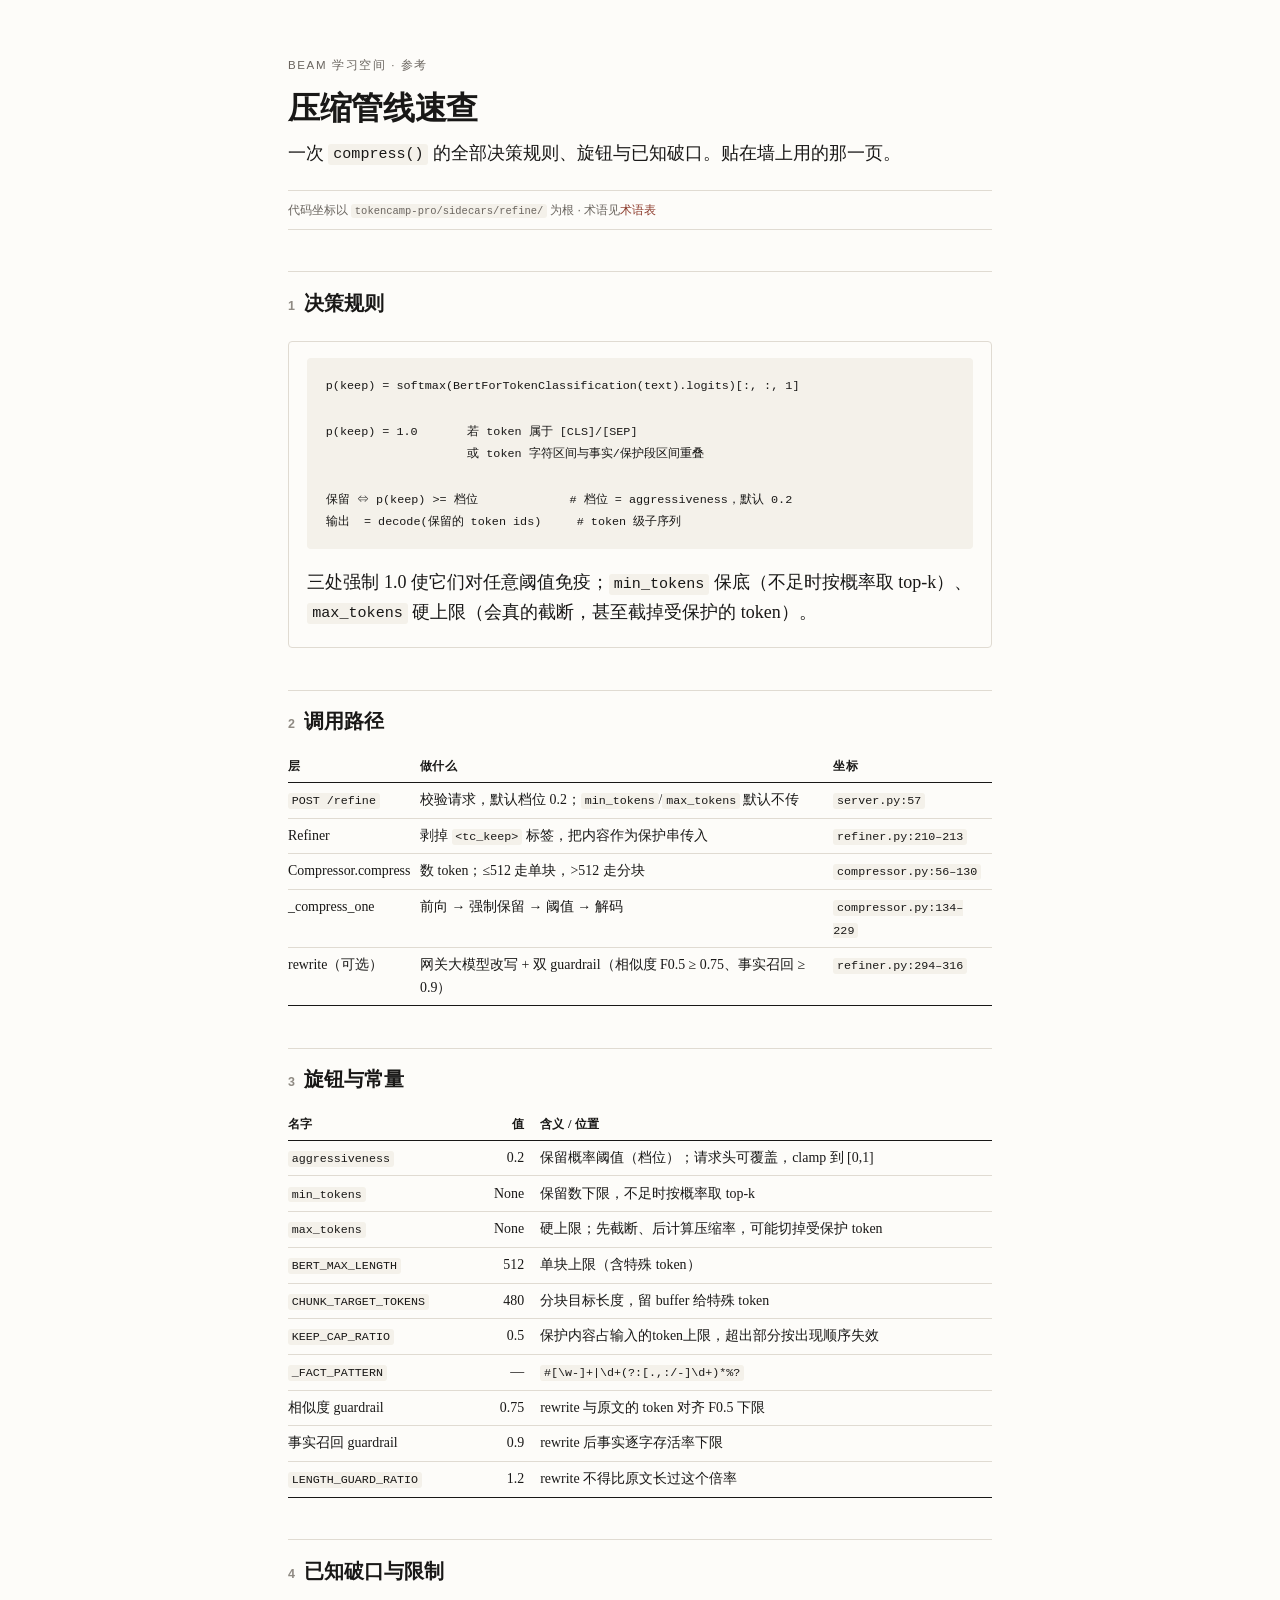
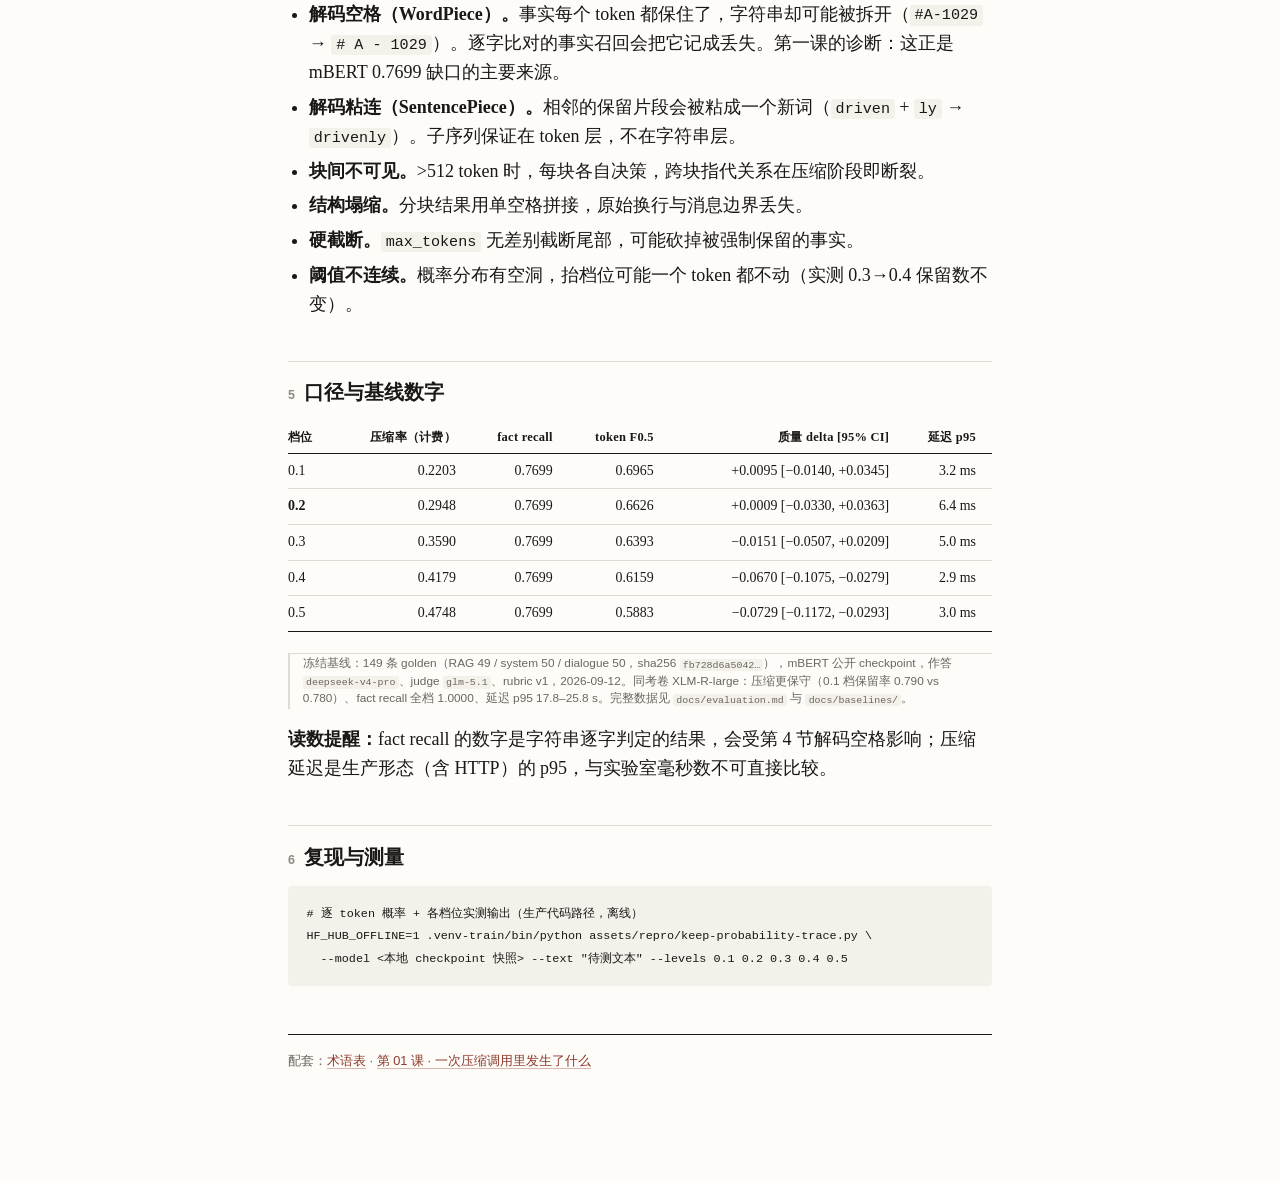
<file: reference/compress-pipeline.html>
<!doctype html>
<html lang="zh-CN">
<head>
<meta charset="utf-8">
<meta name="viewport" content="width=device-width, initial-scale=1">
<title>压缩管线速查 — Beam 学习空间</title>
<link rel="stylesheet" href="../assets/lesson.css">
</head>
<body>
<main class="doc">

<p class="eyebrow">Beam 学习空间 · 参考</p>
<h1>压缩管线速查</h1>
<p class="lede">一次 <code>compress()</code> 的全部决策规则、旋钮与已知破口。贴在墙上用的那一页。</p>
<p class="meta"><span>代码坐标以 <code>tokencamp-pro/sidecars/refine/</code> 为根 · 术语见<a href="glossary.html">术语表</a></span></p>

<h2><span class="num">1</span>决策规则</h2>

<div class="rule-box">
  <pre><code>p(keep) = softmax(BertForTokenClassification(text).logits)[:, :, 1]

p(keep) = 1.0       若 token 属于 [CLS]/[SEP]
                    或 token 字符区间与事实/保护段区间重叠

保留 ⇔ p(keep) &gt;= 档位             # 档位 = aggressiveness，默认 0.2
输出  = decode(保留的 token ids)     # token 级子序列</code></pre>
  <p>三处强制 1.0 使它们对任意阈值免疫；<code>min_tokens</code> 保底（不足时按概率取 top-k）、<code>max_tokens</code> 硬上限（会真的截断，甚至截掉受保护的 token）。</p>
</div>

<h2><span class="num">2</span>调用路径</h2>

<table>
  <thead><tr><th>层</th><th>做什么</th><th>坐标</th></tr></thead>
  <tbody>
    <tr><td><code>POST /refine</code></td><td>校验请求，默认档位 0.2；<code>min_tokens</code>/<code>max_tokens</code> 默认不传</td><td><code>server.py:57</code></td></tr>
    <tr><td>Refiner</td><td>剥掉 <code>&lt;tc_keep&gt;</code> 标签，把内容作为保护串传入</td><td><code>refiner.py:210–213</code></td></tr>
    <tr><td>Compressor.compress</td><td>数 token；≤512 走单块，&gt;512 走分块</td><td><code>compressor.py:56–130</code></td></tr>
    <tr><td>_compress_one</td><td>前向 → 强制保留 → 阈值 → 解码</td><td><code>compressor.py:134–229</code></td></tr>
    <tr><td>rewrite（可选）</td><td>网关大模型改写 + 双 guardrail（相似度 F0.5 ≥ 0.75、事实召回 ≥ 0.9）</td><td><code>refiner.py:294–316</code></td></tr>
  </tbody>
</table>

<h2><span class="num">3</span>旋钮与常量</h2>

<table>
  <thead><tr><th>名字</th><th class="num">值</th><th>含义 / 位置</th></tr></thead>
  <tbody>
    <tr><td><code>aggressiveness</code></td><td class="num">0.2</td><td>保留概率阈值（档位）；请求头可覆盖，clamp 到 [0,1]</td></tr>
    <tr><td><code>min_tokens</code></td><td class="num">None</td><td>保留数下限，不足时按概率取 top-k</td></tr>
    <tr><td><code>max_tokens</code></td><td class="num">None</td><td>硬上限；先截断、后计算压缩率，可能切掉受保护 token</td></tr>
    <tr><td><code>BERT_MAX_LENGTH</code></td><td class="num">512</td><td>单块上限（含特殊 token）</td></tr>
    <tr><td><code>CHUNK_TARGET_TOKENS</code></td><td class="num">480</td><td>分块目标长度，留 buffer 给特殊 token</td></tr>
    <tr><td><code>KEEP_CAP_RATIO</code></td><td class="num">0.5</td><td>保护内容占输入的token上限，超出部分按出现顺序失效</td></tr>
    <tr><td><code>_FACT_PATTERN</code></td><td class="num">—</td><td><code>#[\w-]+|\d+(?:[.,:/-]\d+)*%?</code></td></tr>
    <tr><td>相似度 guardrail</td><td class="num">0.75</td><td>rewrite 与原文的 token 对齐 F0.5 下限</td></tr>
    <tr><td>事实召回 guardrail</td><td class="num">0.9</td><td>rewrite 后事实逐字存活率下限</td></tr>
    <tr><td><code>LENGTH_GUARD_RATIO</code></td><td class="num">1.2</td><td>rewrite 不得比原文长过这个倍率</td></tr>
  </tbody>
</table>

<h2><span class="num">4</span>已知破口与限制</h2>

<ul>
  <li><strong>解码空格（WordPiece）。</strong>事实每个 token 都保住了，字符串却可能被拆开（<code>#A-1029</code> → <code># A - 1029</code>）。逐字比对的事实召回会把它记成丢失。第一课的诊断：这正是 mBERT 0.7699 缺口的主要来源。</li>
  <li><strong>解码粘连（SentencePiece）。</strong>相邻的保留片段会被粘成一个新词（<code>driven</code> + <code>ly</code> → <code>drivenly</code>）。子序列保证在 token 层，不在字符串层。</li>
  <li><strong>块间不可见。</strong>&gt;512 token 时，每块各自决策，跨块指代关系在压缩阶段即断裂。</li>
  <li><strong>结构塌缩。</strong>分块结果用单空格拼接，原始换行与消息边界丢失。</li>
  <li><strong>硬截断。</strong><code>max_tokens</code> 无差别截断尾部，可能砍掉被强制保留的事实。</li>
  <li><strong>阈值不连续。</strong>概率分布有空洞，抬档位可能一个 token 都不动（实测 0.3→0.4 保留数不变）。</li>
</ul>

<h2><span class="num">5</span>口径与基线数字</h2>

<table>
  <thead>
    <tr><th>档位</th><th class="num">压缩率（计费）</th><th class="num">fact recall</th><th class="num">token F0.5</th><th class="num">质量 delta [95% CI]</th><th class="num">延迟 p95</th></tr>
  </thead>
  <tbody>
    <tr><td>0.1</td><td class="num">0.2203</td><td class="num">0.7699</td><td class="num">0.6965</td><td class="num">+0.0095 [−0.0140, +0.0345]</td><td class="num">3.2 ms</td></tr>
    <tr><td><strong>0.2</strong></td><td class="num">0.2948</td><td class="num">0.7699</td><td class="num">0.6626</td><td class="num">+0.0009 [−0.0330, +0.0363]</td><td class="num">6.4 ms</td></tr>
    <tr><td>0.3</td><td class="num">0.3590</td><td class="num">0.7699</td><td class="num">0.6393</td><td class="num">−0.0151 [−0.0507, +0.0209]</td><td class="num">5.0 ms</td></tr>
    <tr><td>0.4</td><td class="num">0.4179</td><td class="num">0.7699</td><td class="num">0.6159</td><td class="num">−0.0670 [−0.1075, −0.0279]</td><td class="num">2.9 ms</td></tr>
    <tr><td>0.5</td><td class="num">0.4748</td><td class="num">0.7699</td><td class="num">0.5883</td><td class="num">−0.0729 [−0.1172, −0.0293]</td><td class="num">3.0 ms</td></tr>
  </tbody>
</table>

<p class="note">冻结基线：149 条 golden（RAG 49 / system 50 / dialogue 50，sha256 <code>fb728d6a5042…</code>），mBERT 公开 checkpoint，作答 <code>deepseek-v4-pro</code>、judge <code>glm-5.1</code>、rubric v1，2026-09-12。同考卷 XLM-R-large：压缩更保守（0.1 档保留率 0.790 vs 0.780）、fact recall 全档 1.0000、延迟 p95 17.8–25.8 s。完整数据见 <code>docs/evaluation.md</code> 与 <code>docs/baselines/</code>。</p>

<p><strong>读数提醒：</strong>fact recall 的数字是字符串逐字判定的结果，会受第 4 节解码空格影响；压缩延迟是生产形态（含 HTTP）的 p95，与实验室毫秒数不可直接比较。</p>

<h2><span class="num">6</span>复现与测量</h2>

<pre><code># 逐 token 概率 + 各档位实测输出（生产代码路径，离线）
HF_HUB_OFFLINE=1 .venv-train/bin/python assets/repro/keep-probability-trace.py \
  --model &lt;本地 checkpoint 快照&gt; --text "待测文本" --levels 0.1 0.2 0.3 0.4 0.5</code></pre>

<div class="docnav">
  <p>配套：<a href="glossary.html">术语表</a> · <a href="../lessons/0001-what-happens-when-compress-runs.html">第 01 课 · 一次压缩调用里发生了什么</a></p>
</div>

</main>
</body>
</html>
</file>
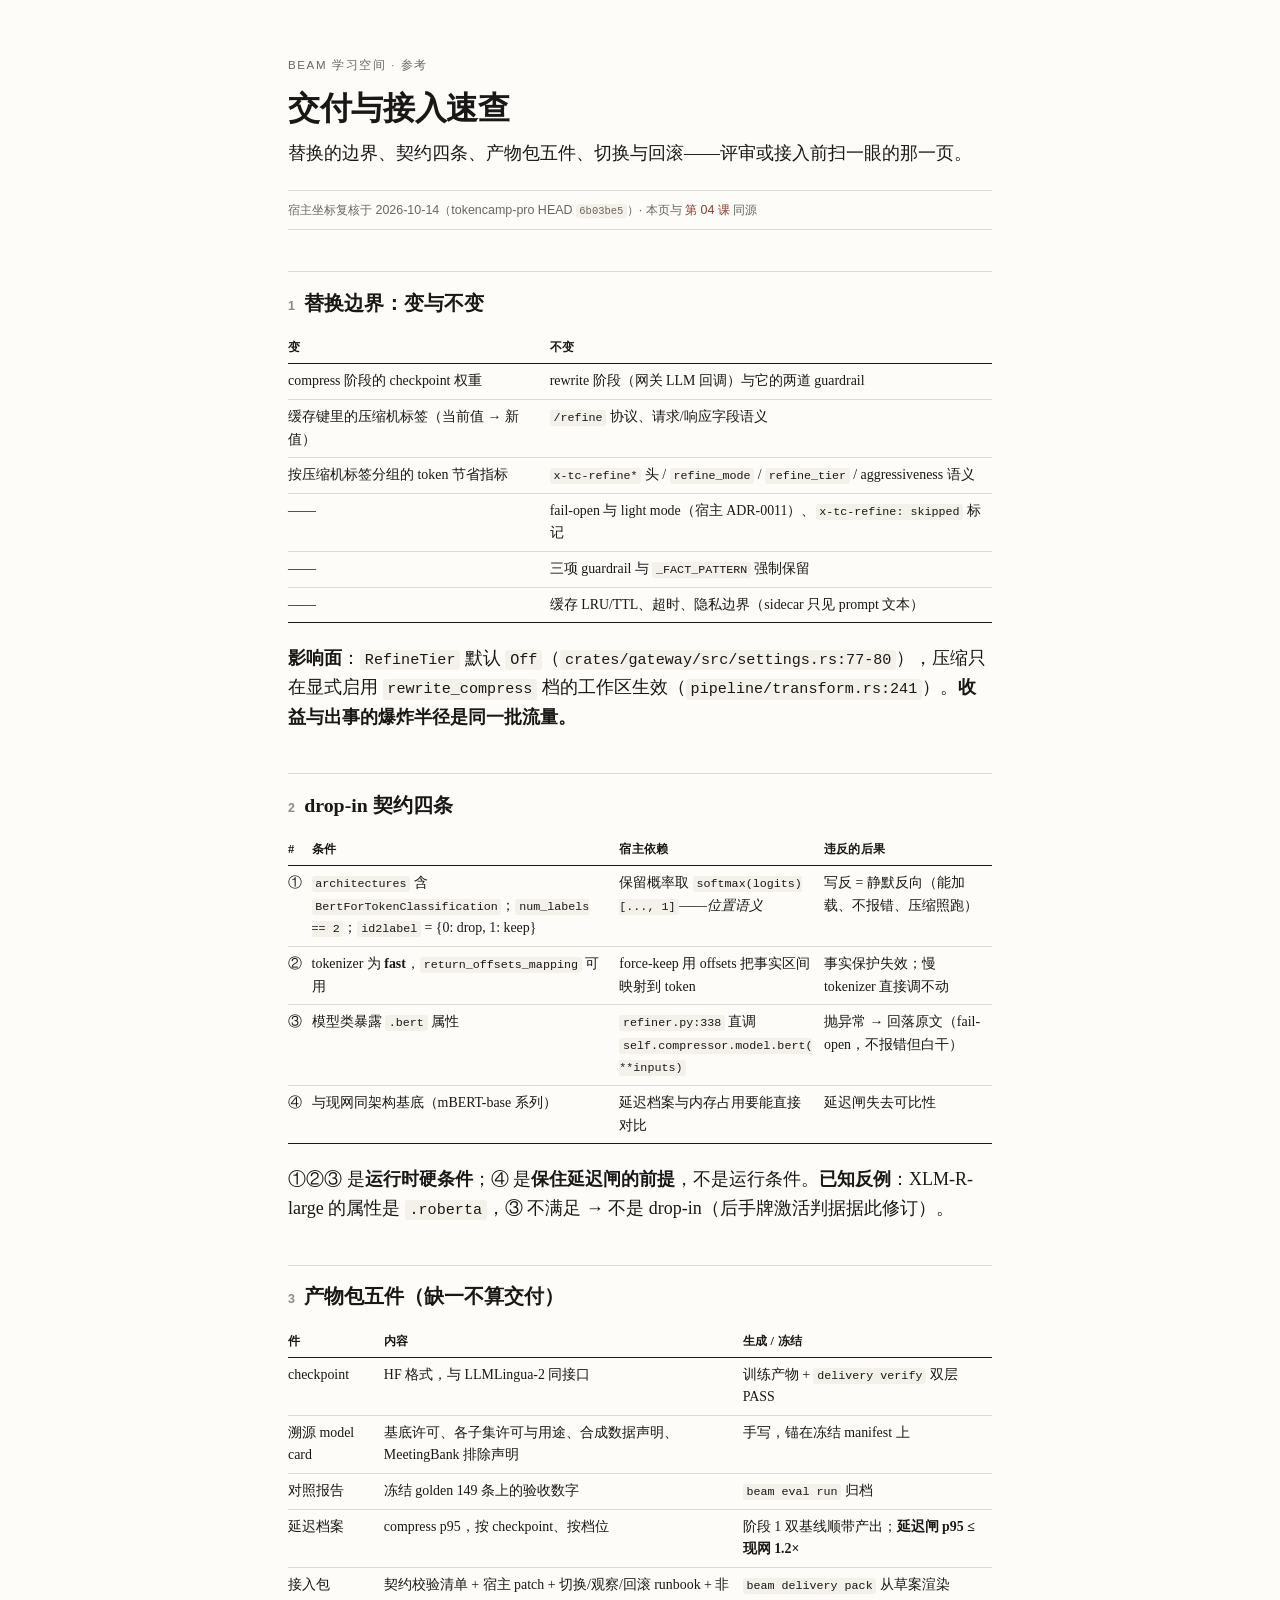
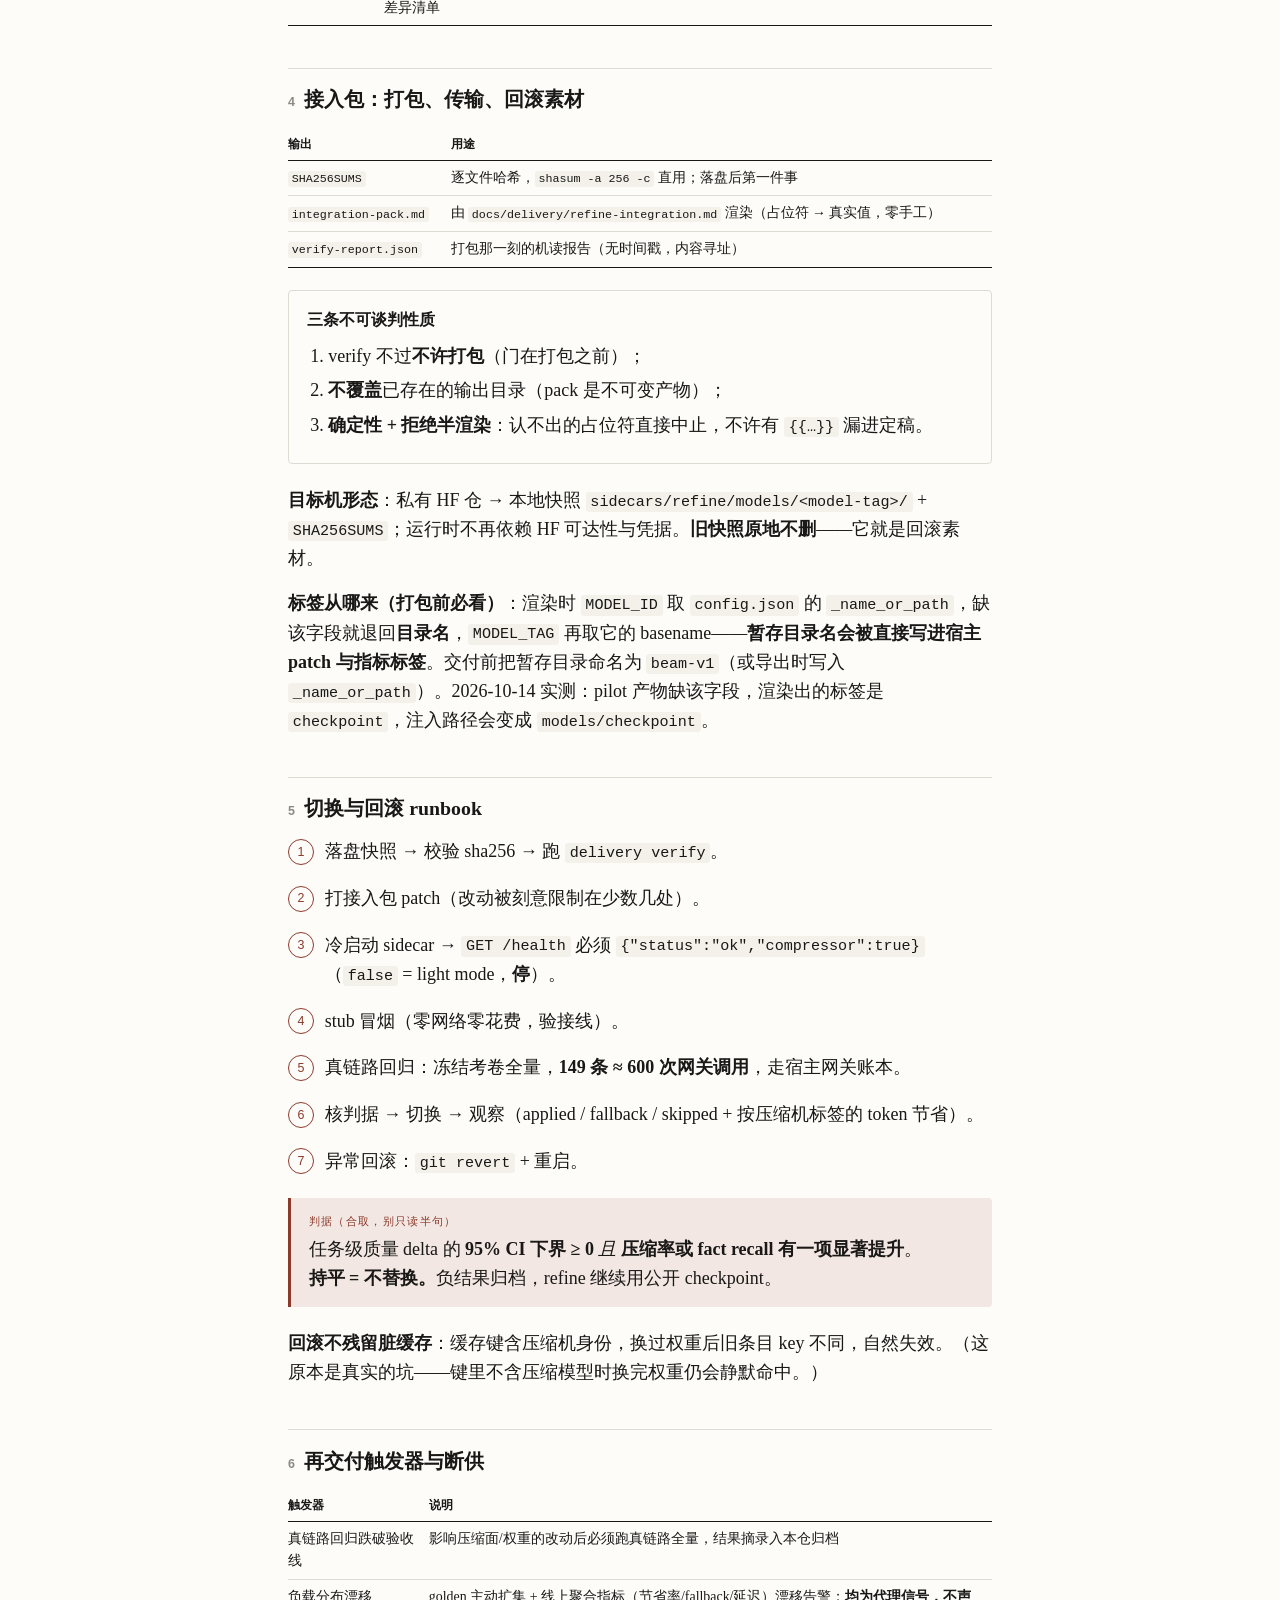
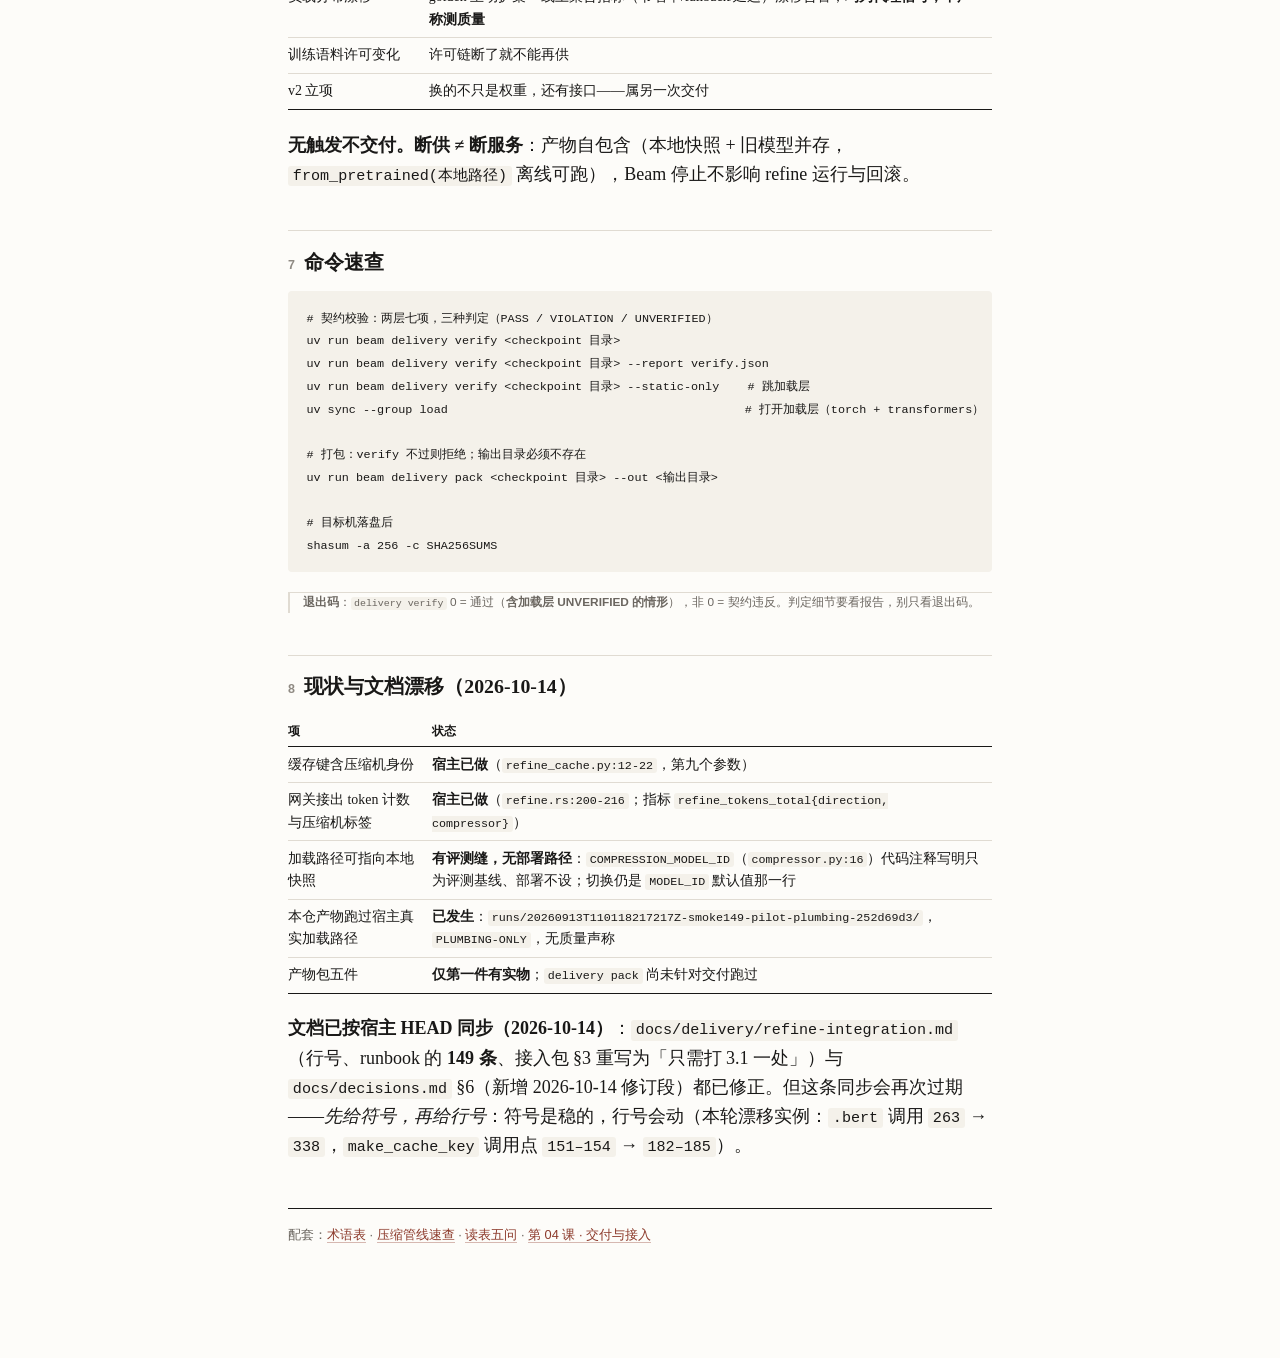
<file: reference/delivery-contract.html>
<!doctype html>
<html lang="zh-CN">
<head>
<meta charset="utf-8">
<meta name="viewport" content="width=device-width, initial-scale=1">
<title>交付与接入速查 — Beam 学习空间</title>
<link rel="stylesheet" href="../assets/lesson.css">
</head>
<body>
<main class="doc">

<p class="eyebrow">Beam 学习空间 · 参考</p>
<h1>交付与接入速查</h1>
<p class="lede">替换的边界、契约四条、产物包五件、切换与回滚——评审或接入前扫一眼的那一页。</p>
<p class="meta"><span>宿主坐标复核于 2026-10-14（tokencamp-pro HEAD <code>6b03be5</code>）· 本页与 <a href="../lessons/0004-delivery-and-integration.html">第 04 课</a> 同源</span></p>

<h2><span class="num">1</span>替换边界：变与不变</h2>

<table>
  <thead><tr><th>变</th><th>不变</th></tr></thead>
  <tbody>
    <tr>
      <td>compress 阶段的 checkpoint 权重</td>
      <td>rewrite 阶段（网关 LLM 回调）与它的两道 guardrail</td>
    </tr>
    <tr>
      <td>缓存键里的压缩机标签（当前值 → 新值）</td>
      <td><code>/refine</code> 协议、请求/响应字段语义</td>
    </tr>
    <tr>
      <td>按压缩机标签分组的 token 节省指标</td>
      <td><code>x-tc-refine*</code> 头 / <code>refine_mode</code> / <code>refine_tier</code> / aggressiveness 语义</td>
    </tr>
    <tr>
      <td>——</td>
      <td>fail-open 与 light mode（宿主 ADR-0011）、<code>x-tc-refine: skipped</code> 标记</td>
    </tr>
    <tr>
      <td>——</td>
      <td>三项 guardrail 与 <code>_FACT_PATTERN</code> 强制保留</td>
    </tr>
    <tr>
      <td>——</td>
      <td>缓存 LRU/TTL、超时、隐私边界（sidecar 只见 prompt 文本）</td>
    </tr>
  </tbody>
</table>

<p><strong>影响面</strong>：<code>RefineTier</code> 默认 <code>Off</code>（<code>crates/gateway/src/settings.rs:77-80</code>），压缩只在显式启用 <code>rewrite_compress</code> 档的工作区生效（<code>pipeline/transform.rs:241</code>）。<strong>收益与出事的爆炸半径是同一批流量。</strong></p>

<h2><span class="num">2</span>drop-in 契约四条</h2>

<table>
  <thead><tr><th>#</th><th>条件</th><th>宿主依赖</th><th>违反的后果</th></tr></thead>
  <tbody>
    <tr>
      <td>①</td>
      <td><code>architectures</code> 含 <code>BertForTokenClassification</code>；<code>num_labels == 2</code>；<code>id2label</code> = {0: drop, 1: keep}</td>
      <td>保留概率取 <code>softmax(logits)[..., 1]</code>——<em>位置语义</em></td>
      <td>写反 = 静默反向（能加载、不报错、压缩照跑）</td>
    </tr>
    <tr>
      <td>②</td>
      <td>tokenizer 为 <strong>fast</strong>，<code>return_offsets_mapping</code> 可用</td>
      <td>force-keep 用 offsets 把事实区间映射到 token</td>
      <td>事实保护失效；慢 tokenizer 直接调不动</td>
    </tr>
    <tr>
      <td>③</td>
      <td>模型类暴露 <code>.bert</code> 属性</td>
      <td><code>refiner.py:338</code> 直调 <code>self.compressor.model.bert(**inputs)</code></td>
      <td>抛异常 → 回落原文（fail-open，不报错但白干）</td>
    </tr>
    <tr>
      <td>④</td>
      <td>与现网同架构基底（mBERT-base 系列）</td>
      <td>延迟档案与内存占用要能直接对比</td>
      <td>延迟闸失去可比性</td>
    </tr>
  </tbody>
</table>

<p>①②③ 是<strong>运行时硬条件</strong>；④ 是<strong>保住延迟闸的前提</strong>，不是运行条件。<strong>已知反例</strong>：XLM-R-large 的属性是 <code>.roberta</code>，③ 不满足 → 不是 drop-in（后手牌激活判据据此修订）。</p>

<h2><span class="num">3</span>产物包五件（缺一不算交付）</h2>

<table>
  <thead><tr><th>件</th><th>内容</th><th>生成 / 冻结</th></tr></thead>
  <tbody>
    <tr><td>checkpoint</td><td>HF 格式，与 LLMLingua-2 同接口</td><td>训练产物 + <code>delivery verify</code> 双层 PASS</td></tr>
    <tr><td>溯源 model card</td><td>基底许可、各子集许可与用途、合成数据声明、MeetingBank 排除声明</td><td>手写，锚在冻结 manifest 上</td></tr>
    <tr><td>对照报告</td><td>冻结 golden 149 条上的验收数字</td><td><code>beam eval run</code> 归档</td></tr>
    <tr><td>延迟档案</td><td>compress p95，按 checkpoint、按档位</td><td>阶段 1 双基线顺带产出；<strong>延迟闸 p95 ≤ 现网 1.2×</strong></td></tr>
    <tr><td>接入包</td><td>契约校验清单 + 宿主 patch + 切换/观察/回滚 runbook + 非差异清单</td><td><code>beam delivery pack</code> 从草案渲染</td></tr>
  </tbody>
</table>

<h2><span class="num">4</span>接入包：打包、传输、回滚素材</h2>

<table>
  <thead><tr><th>输出</th><th>用途</th></tr></thead>
  <tbody>
    <tr><td><code>SHA256SUMS</code></td><td>逐文件哈希，<code>shasum -a 256 -c</code> 直用；落盘后第一件事</td></tr>
    <tr><td><code>integration-pack.md</code></td><td>由 <code>docs/delivery/refine-integration.md</code> 渲染（占位符 → 真实值，零手工）</td></tr>
    <tr><td><code>verify-report.json</code></td><td>打包那一刻的机读报告（无时间戳，内容寻址）</td></tr>
  </tbody>
</table>

<div class="rule-box">
  <h3>三条不可谈判性质</h3>
  <ol>
    <li>verify 不过<strong>不许打包</strong>（门在打包之前）；</li>
    <li><strong>不覆盖</strong>已存在的输出目录（pack 是不可变产物）；</li>
    <li><strong>确定性 + 拒绝半渲染</strong>：认不出的占位符直接中止，不许有 <code>{{…}}</code> 漏进定稿。</li>
  </ol>
</div>

<p><strong>目标机形态</strong>：私有 HF 仓 → 本地快照 <code>sidecars/refine/models/&lt;model-tag&gt;/</code> + <code>SHA256SUMS</code>；运行时不再依赖 HF 可达性与凭据。<strong>旧快照原地不删</strong>——它就是回滚素材。</p>

<p><strong>标签从哪来（打包前必看）</strong>：渲染时 <code>MODEL_ID</code> 取 <code>config.json</code> 的 <code>_name_or_path</code>，缺该字段就退回<strong>目录名</strong>，<code>MODEL_TAG</code> 再取它的 basename——<strong>暂存目录名会被直接写进宿主 patch 与指标标签</strong>。交付前把暂存目录命名为 <code>beam-v1</code>（或导出时写入 <code>_name_or_path</code>）。2026-10-14 实测：pilot 产物缺该字段，渲染出的标签是 <code>checkpoint</code>，注入路径会变成 <code>models/checkpoint</code>。</p>

<h2><span class="num">5</span>切换与回滚 runbook</h2>

<ol class="steps">
  <li>落盘快照 → 校验 sha256 → 跑 <code>delivery verify</code>。</li>
  <li>打接入包 patch（改动被刻意限制在少数几处）。</li>
  <li>冷启动 sidecar → <code>GET /health</code> 必须 <code>{"status":"ok","compressor":true}</code>（<code>false</code> = light mode，<strong>停</strong>）。</li>
  <li>stub 冒烟（零网络零花费，验接线）。</li>
  <li>真链路回归：冻结考卷全量，<strong>149 条 ≈ 600 次网关调用</strong>，走宿主网关账本。</li>
  <li>核判据 → 切换 → 观察（applied / fallback / skipped + 按压缩机标签的 token 节省）。</li>
  <li>异常回滚：<code>git revert</code> + 重启。</li>
</ol>

<div class="callout">
  <span class="label">判据（合取，别只读半句）</span>
  <p>任务级质量 delta 的 <strong>95% CI 下界 ≥ 0</strong> <em>且</em> <strong>压缩率或 fact recall 有一项显著提升</strong>。<br>
  <strong>持平 = 不替换。</strong>负结果归档，refine 继续用公开 checkpoint。</p>
</div>

<p><strong>回滚不残留脏缓存</strong>：缓存键含压缩机身份，换过权重后旧条目 key 不同，自然失效。（这原本是真实的坑——键里不含压缩模型时换完权重仍会静默命中。）</p>

<h2><span class="num">6</span>再交付触发器与断供</h2>

<table>
  <thead><tr><th>触发器</th><th>说明</th></tr></thead>
  <tbody>
    <tr><td>真链路回归跌破验收线</td><td>影响压缩面/权重的改动后必须跑真链路全量，结果摘录入本仓归档</td></tr>
    <tr><td>负载分布漂移</td><td>golden 主动扩集 + 线上聚合指标（节省率/fallback/延迟）漂移告警；<strong>均为代理信号，不声称测质量</strong></td></tr>
    <tr><td>训练语料许可变化</td><td>许可链断了就不能再供</td></tr>
    <tr><td>v2 立项</td><td>换的不只是权重，还有接口——属另一次交付</td></tr>
  </tbody>
</table>

<p><strong>无触发不交付。断供 ≠ 断服务</strong>：产物自包含（本地快照 + 旧模型并存，<code>from_pretrained(本地路径)</code> 离线可跑），Beam 停止不影响 refine 运行与回滚。</p>

<h2><span class="num">7</span>命令速查</h2>

<pre><code># 契约校验：两层七项，三种判定（PASS / VIOLATION / UNVERIFIED）
uv run beam delivery verify &lt;checkpoint 目录&gt;
uv run beam delivery verify &lt;checkpoint 目录&gt; --report verify.json
uv run beam delivery verify &lt;checkpoint 目录&gt; --static-only    # 跳加载层
uv sync --group load                                          # 打开加载层（torch + transformers）

# 打包：verify 不过则拒绝；输出目录必须不存在
uv run beam delivery pack &lt;checkpoint 目录&gt; --out &lt;输出目录&gt;

# 目标机落盘后
shasum -a 256 -c SHA256SUMS</code></pre>

<p class="note"><strong>退出码</strong>：<code>delivery verify</code> 0 = 通过（<strong>含加载层 UNVERIFIED 的情形</strong>），非 0 = 契约违反。判定细节要看报告，别只看退出码。</p>

<h2><span class="num">8</span>现状与文档漂移（2026-10-14）</h2>

<table>
  <thead><tr><th>项</th><th>状态</th></tr></thead>
  <tbody>
    <tr><td>缓存键含压缩机身份</td><td><strong>宿主已做</strong>（<code>refine_cache.py:12-22</code>，第九个参数）</td></tr>
    <tr><td>网关接出 token 计数与压缩机标签</td><td><strong>宿主已做</strong>（<code>refine.rs:200-216</code>；指标 <code>refine_tokens_total{direction, compressor}</code>）</td></tr>
    <tr><td>加载路径可指向本地快照</td><td><strong>有评测缝，无部署路径</strong>：<code>COMPRESSION_MODEL_ID</code>（<code>compressor.py:16</code>）代码注释写明只为评测基线、部署不设；切换仍是 <code>MODEL_ID</code> 默认值那一行</td></tr>
    <tr><td>本仓产物跑过宿主真实加载路径</td><td><strong>已发生</strong>：<code>runs/20260913T110118217217Z-smoke149-pilot-plumbing-252d69d3/</code>，<code>PLUMBING-ONLY</code>，无质量声称</td></tr>
    <tr><td>产物包五件</td><td><strong>仅第一件有实物</strong>；<code>delivery pack</code> 尚未针对交付跑过</td></tr>
  </tbody>
</table>

<p><strong>文档已按宿主 HEAD 同步（2026-10-14）</strong>：<code>docs/delivery/refine-integration.md</code>（行号、runbook 的 <strong>149 条</strong>、接入包 §3 重写为「只需打 3.1 一处」）与 <code>docs/decisions.md</code> §6（新增 2026-10-14 修订段）都已修正。但这条同步会再次过期——<em>先给符号，再给行号</em>：符号是稳的，行号会动（本轮漂移实例：<code>.bert</code> 调用 <code>263</code> → <code>338</code>，<code>make_cache_key</code> 调用点 <code>151–154</code> → <code>182–185</code>）。</p>

<div class="docnav">
  <p>配套：<a href="glossary.html">术语表</a> · <a href="compress-pipeline.html">压缩管线速查</a> · <a href="metrics-checklist.html">读表五问</a> · <a href="../lessons/0004-delivery-and-integration.html">第 04 课 · 交付与接入</a></p>
</div>

</main>
</body>
</html>
</file>
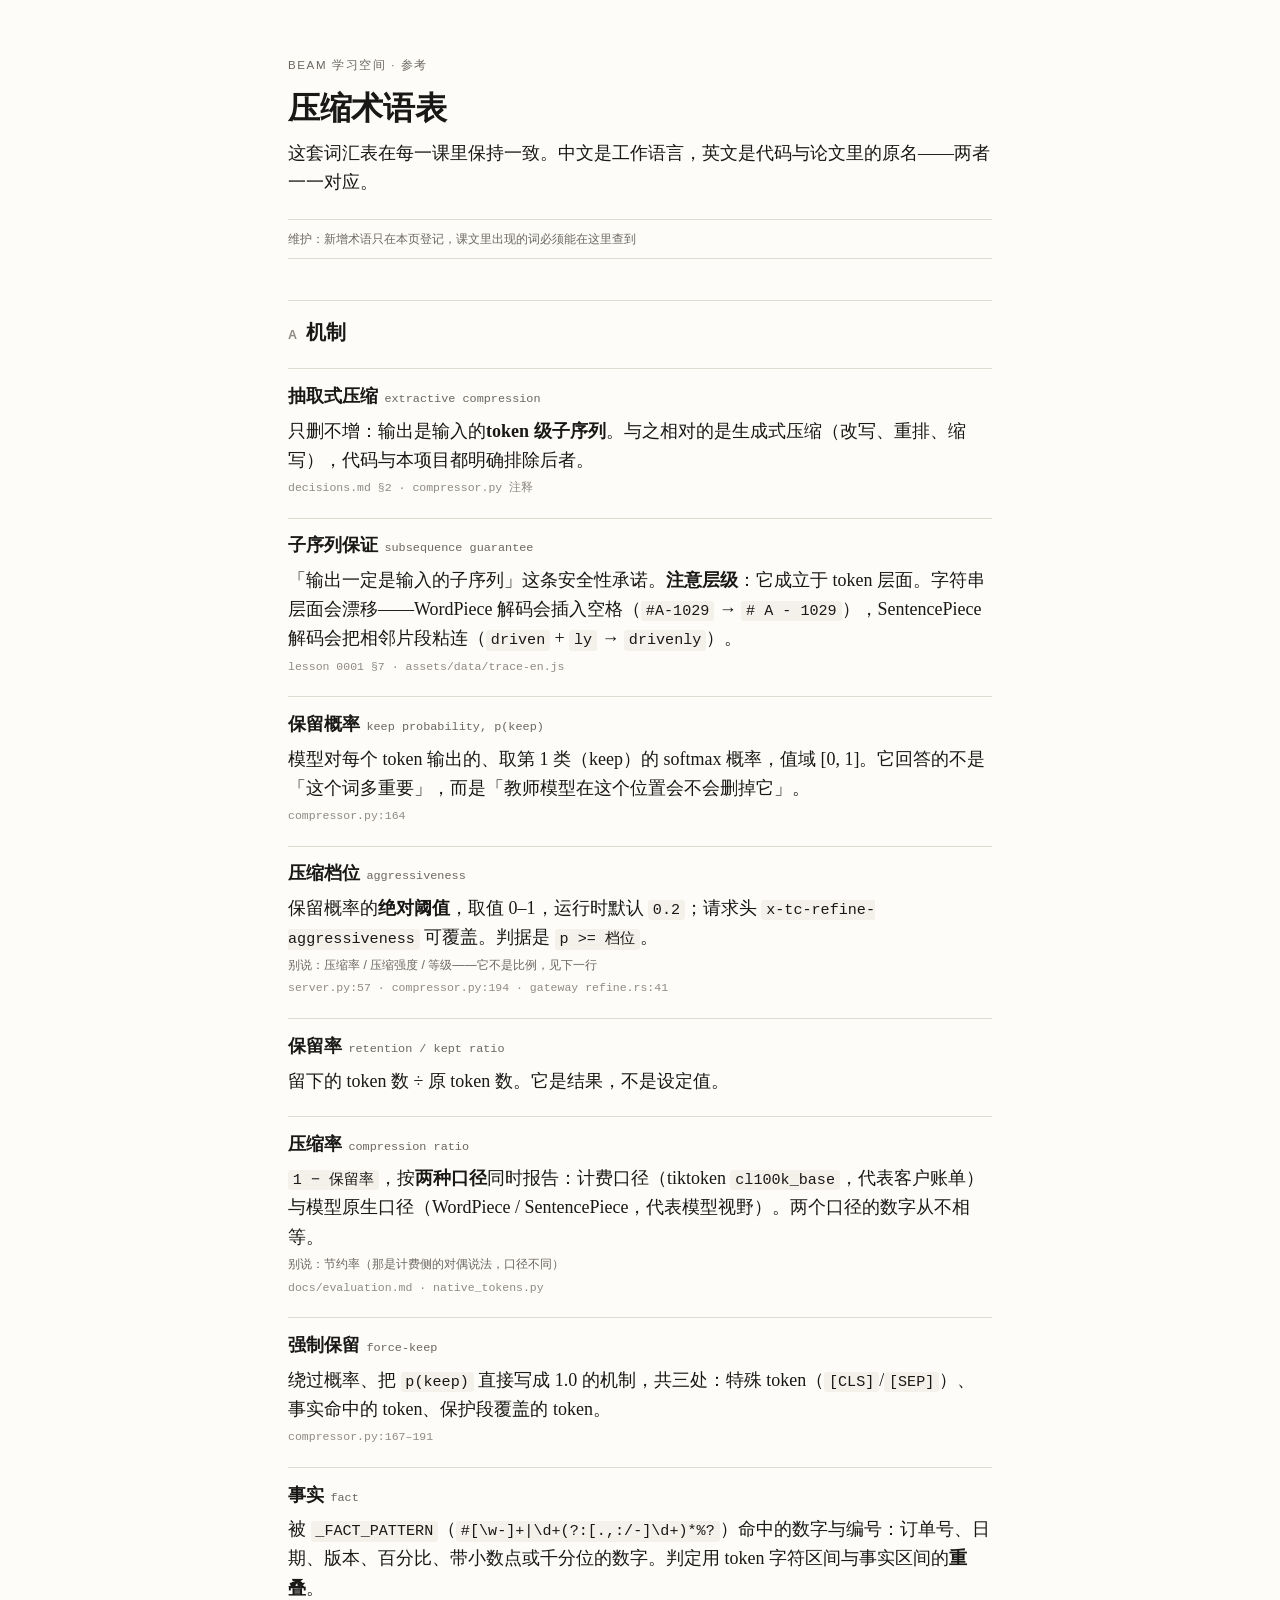
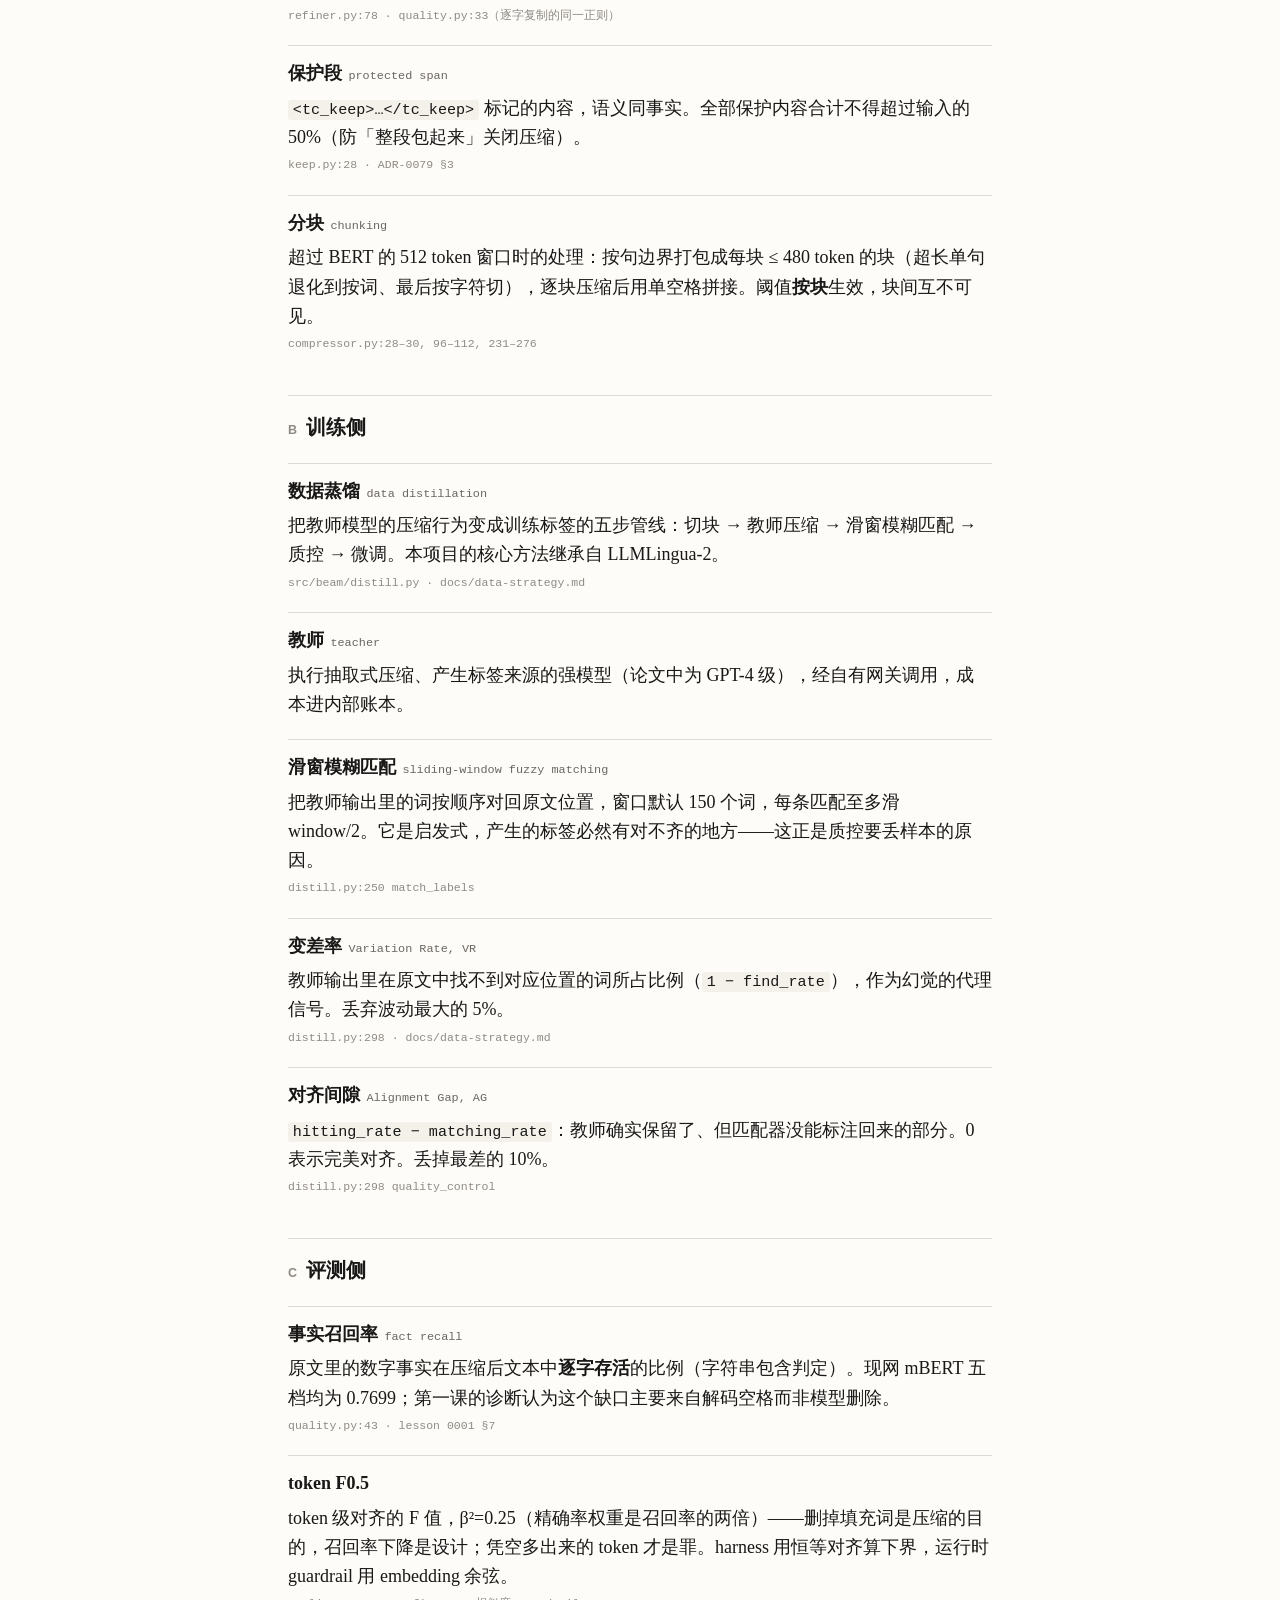
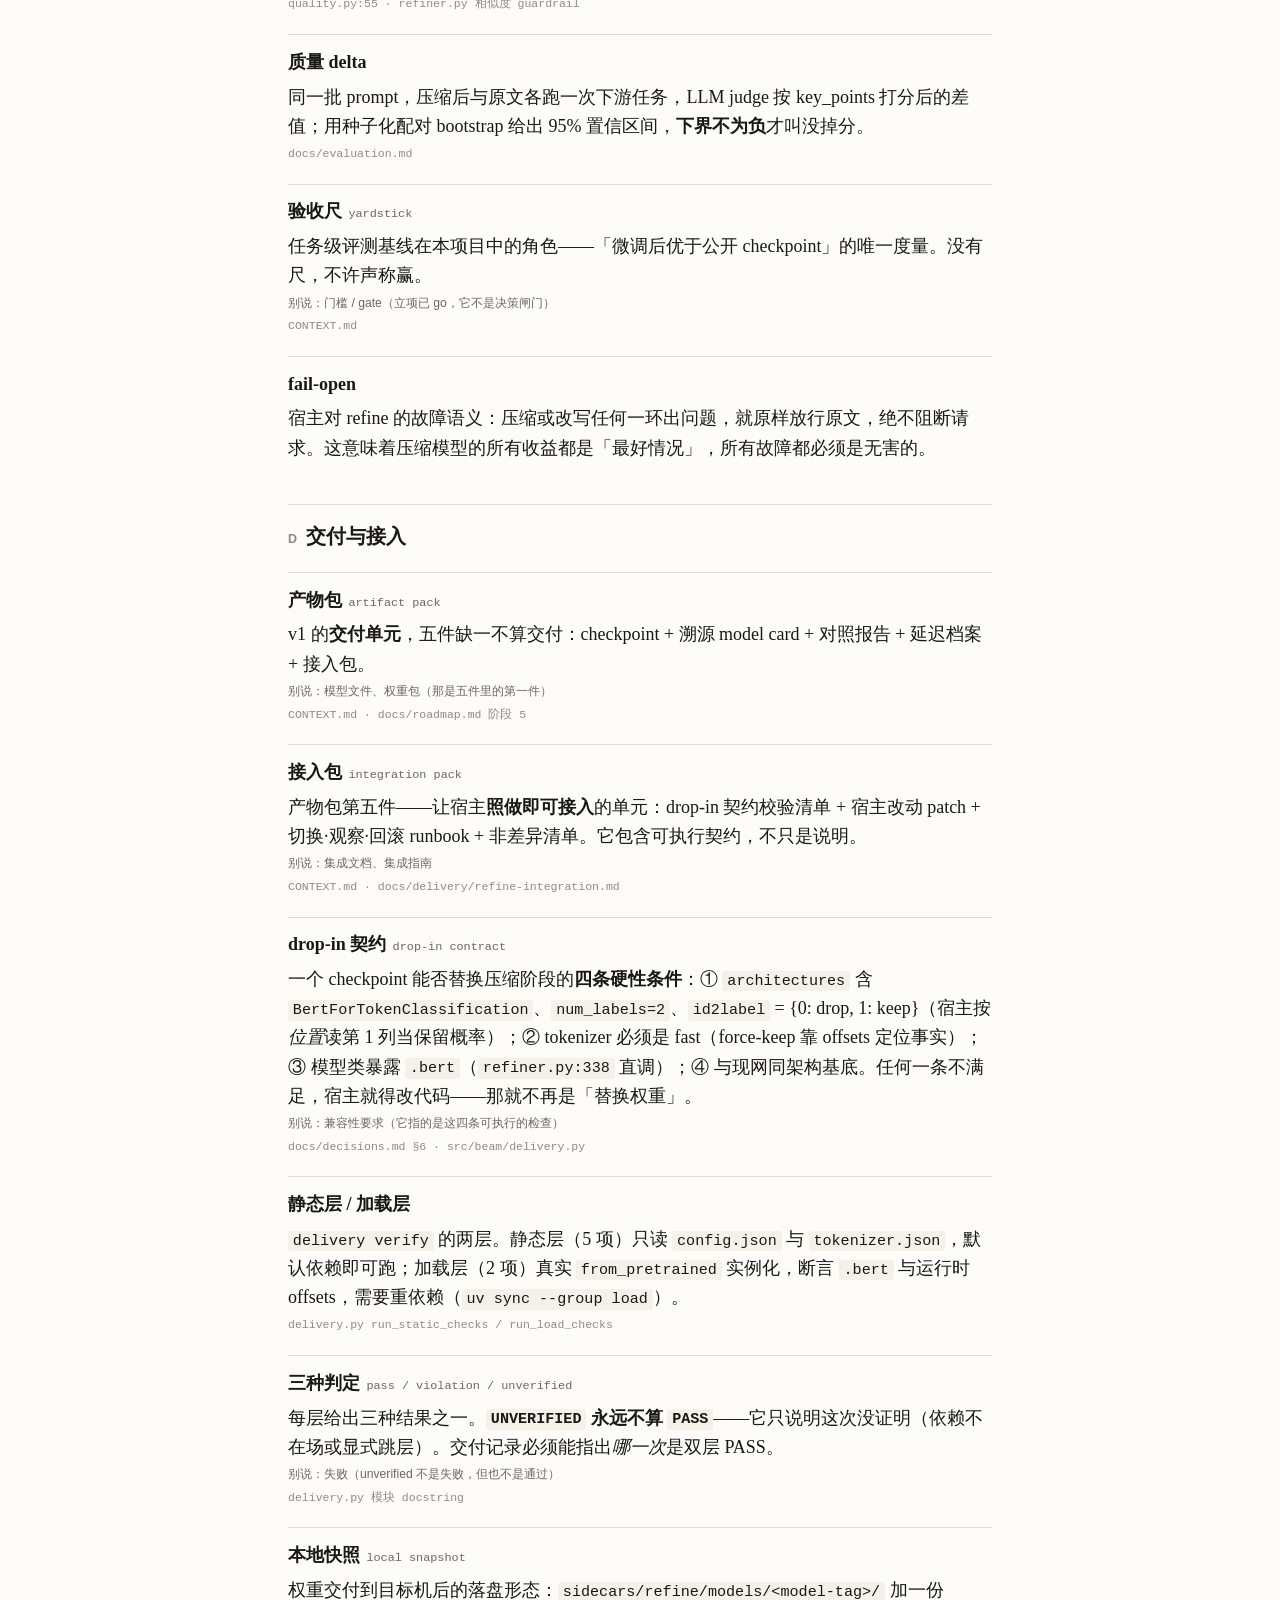
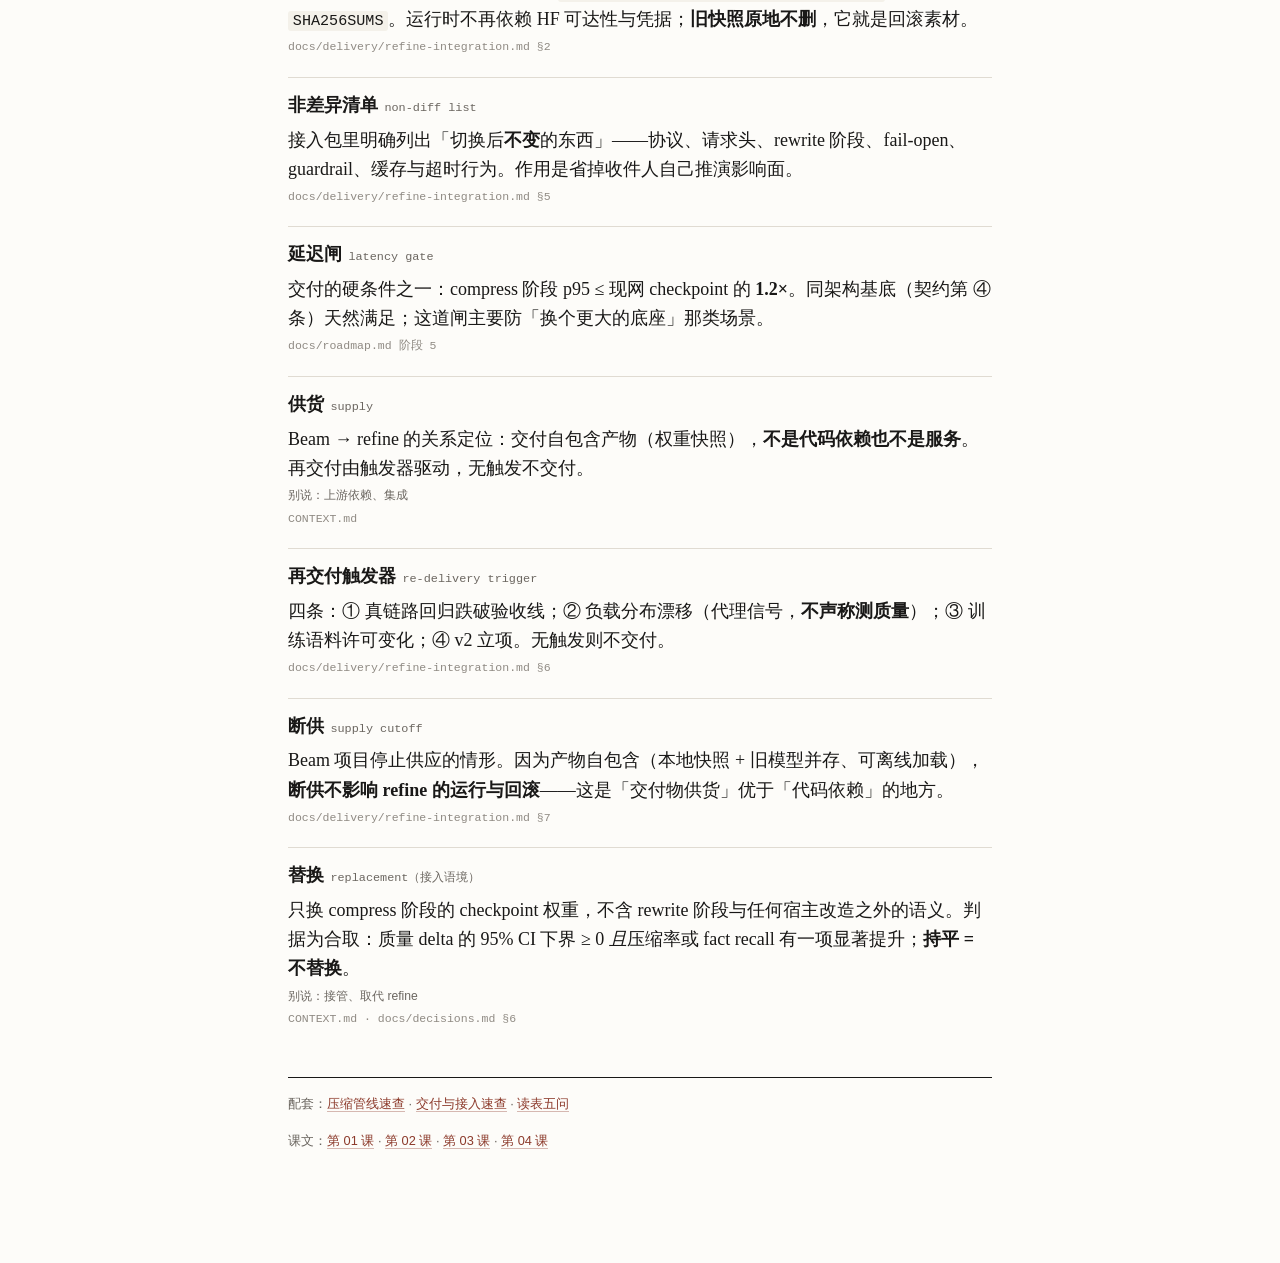
<file: reference/glossary.html>
<!doctype html>
<html lang="zh-CN">
<head>
<meta charset="utf-8">
<meta name="viewport" content="width=device-width, initial-scale=1">
<title>术语表 — Beam 学习空间</title>
<link rel="stylesheet" href="../assets/lesson.css">
</head>
<body>
<main class="doc">

<p class="eyebrow">Beam 学习空间 · 参考</p>
<h1>压缩术语表</h1>
<p class="lede">这套词汇表在每一课里保持一致。中文是工作语言，英文是代码与论文里的原名——两者一一对应。</p>
<p class="meta"><span>维护：新增术语只在本页登记，课文里出现的词必须能在这里查到</span></p>

<h2><span class="num">A</span>机制</h2>
<dl class="gloss">

  <dt>抽取式压缩<span class="en">extractive compression</span></dt>
  <dd>只删不增：输出是输入的<strong>token 级子序列</strong>。与之相对的是生成式压缩（改写、重排、缩写），代码与本项目都明确排除后者。
    <span class="skip"></span>
    <span class="src">decisions.md §2 · compressor.py 注释</span>
  </dd>

  <dt>子序列保证<span class="en">subsequence guarantee</span></dt>
  <dd>「输出一定是输入的子序列」这条安全性承诺。<strong>注意层级</strong>：它成立于 token 层面。字符串层面会漂移——WordPiece 解码会插入空格（<code>#A-1029</code> → <code># A - 1029</code>），SentencePiece 解码会把相邻片段粘连（<code>driven</code> + <code>ly</code> → <code>drivenly</code>）。
    <span class="src">lesson 0001 §7 · assets/data/trace-en.js</span>
  </dd>

  <dt>保留概率<span class="en">keep probability, p(keep)</span></dt>
  <dd>模型对每个 token 输出的、取第 1 类（keep）的 softmax 概率，值域 [0, 1]。它回答的不是「这个词多重要」，而是「教师模型在这个位置会不会删掉它」。
    <span class="src">compressor.py:164</span>
  </dd>

  <dt>压缩档位<span class="en">aggressiveness</span></dt>
  <dd>保留概率的<strong>绝对阈值</strong>，取值 0–1，运行时默认 <code>0.2</code>；请求头 <code>x-tc-refine-aggressiveness</code> 可覆盖。判据是 <code>p &gt;= 档位</code>。
    <span class="avoid">别说：压缩率 / 压缩强度 / 等级——它不是比例，见下一行</span>
    <span class="src">server.py:57 · compressor.py:194 · gateway refine.rs:41</span>
  </dd>

  <dt>保留率<span class="en">retention / kept ratio</span></dt>
  <dd>留下的 token 数 ÷ 原 token 数。它是结果，不是设定值。</dd>

  <dt>压缩率<span class="en">compression ratio</span></dt>
  <dd><code>1 − 保留率</code>，按<strong>两种口径</strong>同时报告：计费口径（tiktoken <code>cl100k_base</code>，代表客户账单）与模型原生口径（WordPiece / SentencePiece，代表模型视野）。两个口径的数字从不相等。
    <span class="avoid">别说：节约率（那是计费侧的对偶说法，口径不同）</span>
    <span class="src">docs/evaluation.md · native_tokens.py</span>
  </dd>

  <dt>强制保留<span class="en">force-keep</span></dt>
  <dd>绕过概率、把 <code>p(keep)</code> 直接写成 1.0 的机制，共三处：特殊 token（<code>[CLS]</code>/<code>[SEP]</code>）、事实命中的 token、保护段覆盖的 token。
    <span class="src">compressor.py:167–191</span>
  </dd>

  <dt>事实<span class="en">fact</span></dt>
  <dd>被 <code>_FACT_PATTERN</code>（<code>#[\w-]+|\d+(?:[.,:/-]\d+)*%?</code>）命中的数字与编号：订单号、日期、版本、百分比、带小数点或千分位的数字。判定用 token 字符区间与事实区间的<strong>重叠</strong>。
    <span class="src">refiner.py:78 · quality.py:33（逐字复制的同一正则）</span>
  </dd>

  <dt>保护段<span class="en">protected span</span></dt>
  <dd><code>&lt;tc_keep&gt;…&lt;/tc_keep&gt;</code> 标记的内容，语义同事实。全部保护内容合计不得超过输入的 50%（防「整段包起来」关闭压缩）。
    <span class="src">keep.py:28 · ADR-0079 §3</span>
  </dd>

  <dt>分块<span class="en">chunking</span></dt>
  <dd>超过 BERT 的 512 token 窗口时的处理：按句边界打包成每块 ≤ 480 token 的块（超长单句退化到按词、最后按字符切），逐块压缩后用单空格拼接。阈值<strong>按块</strong>生效，块间互不可见。
    <span class="src">compressor.py:28–30, 96–112, 231–276</span>
  </dd>

</dl>

<h2><span class="num">B</span>训练侧</h2>
<dl class="gloss">

  <dt>数据蒸馏<span class="en">data distillation</span></dt>
  <dd>把教师模型的压缩行为变成训练标签的五步管线：切块 → 教师压缩 → 滑窗模糊匹配 → 质控 → 微调。本项目的核心方法继承自 LLMLingua-2。
    <span class="src">src/beam/distill.py · docs/data-strategy.md</span>
  </dd>

  <dt>教师<span class="en">teacher</span></dt>
  <dd>执行抽取式压缩、产生标签来源的强模型（论文中为 GPT-4 级），经自有网关调用，成本进内部账本。</dd>

  <dt>滑窗模糊匹配<span class="en">sliding-window fuzzy matching</span></dt>
  <dd>把教师输出里的词按顺序对回原文位置，窗口默认 150 个词，每条匹配至多滑 window/2。它是启发式，产生的标签必然有对不齐的地方——这正是质控要丢样本的原因。
    <span class="src">distill.py:250 match_labels</span>
  </dd>

  <dt>变差率<span class="en">Variation Rate, VR</span></dt>
  <dd>教师输出里在原文中找不到对应位置的词所占比例（<code>1 − find_rate</code>），作为幻觉的代理信号。丢弃波动最大的 5%。
    <span class="src">distill.py:298 · docs/data-strategy.md</span>
  </dd>

  <dt>对齐间隙<span class="en">Alignment Gap, AG</span></dt>
  <dd><code>hitting_rate − matching_rate</code>：教师确实保留了、但匹配器没能标注回来的部分。0 表示完美对齐。丢掉最差的 10%。
    <span class="src">distill.py:298 quality_control</span>
  </dd>

</dl>

<h2><span class="num">C</span>评测侧</h2>
<dl class="gloss">

  <dt>事实召回率<span class="en">fact recall</span></dt>
  <dd>原文里的数字事实在压缩后文本中<strong>逐字存活</strong>的比例（字符串包含判定）。现网 mBERT 五档均为 0.7699；第一课的诊断认为这个缺口主要来自解码空格而非模型删除。
    <span class="src">quality.py:43 · lesson 0001 §7</span>
  </dd>

  <dt>token F0.5</dt>
  <dd>token 级对齐的 F 值，β²=0.25（精确率权重是召回率的两倍）——删掉填充词是压缩的目的，召回率下降是设计；凭空多出来的 token 才是罪。harness 用恒等对齐算下界，运行时 guardrail 用 embedding 余弦。
    <span class="src">quality.py:55 · refiner.py 相似度 guardrail</span>
  </dd>

  <dt>质量 delta</dt>
  <dd>同一批 prompt，压缩后与原文各跑一次下游任务，LLM judge 按 key_points 打分后的差值；用种子化配对 bootstrap 给出 95% 置信区间，<strong>下界不为负</strong>才叫没掉分。
    <span class="src">docs/evaluation.md</span>
  </dd>

  <dt>验收尺<span class="en">yardstick</span></dt>
  <dd>任务级评测基线在本项目中的角色——「微调后优于公开 checkpoint」的唯一度量。没有尺，不许声称赢。
    <span class="avoid">别说：门槛 / gate（立项已 go，它不是决策闸门）</span>
    <span class="src">CONTEXT.md</span>
  </dd>

  <dt>fail-open</dt>
  <dd>宿主对 refine 的故障语义：压缩或改写任何一环出问题，就原样放行原文，绝不阻断请求。这意味着压缩模型的所有收益都是「最好情况」，所有故障都必须是无害的。</dd>

</dl>

<h2><span class="num">D</span>交付与接入</h2>
<dl class="gloss">

  <dt>产物包<span class="en">artifact pack</span></dt>
  <dd>v1 的<strong>交付单元</strong>，五件缺一不算交付：checkpoint + 溯源 model card + 对照报告 + 延迟档案 + 接入包。
    <span class="avoid">别说：模型文件、权重包（那是五件里的第一件）</span>
    <span class="src">CONTEXT.md · docs/roadmap.md 阶段 5</span>
  </dd>

  <dt>接入包<span class="en">integration pack</span></dt>
  <dd>产物包第五件——让宿主<strong>照做即可接入</strong>的单元：drop-in 契约校验清单 + 宿主改动 patch + 切换·观察·回滚 runbook + 非差异清单。它包含可执行契约，不只是说明。
    <span class="avoid">别说：集成文档、集成指南</span>
    <span class="src">CONTEXT.md · docs/delivery/refine-integration.md</span>
  </dd>

  <dt>drop-in 契约<span class="en">drop-in contract</span></dt>
  <dd>一个 checkpoint 能否替换压缩阶段的<strong>四条硬性条件</strong>：① <code>architectures</code> 含 <code>BertForTokenClassification</code>、<code>num_labels=2</code>、<code>id2label</code> = {0: drop, 1: keep}（宿主按<em>位置</em>读第 1 列当保留概率）；② tokenizer 必须是 fast（force-keep 靠 offsets 定位事实）；③ 模型类暴露 <code>.bert</code>（<code>refiner.py:338</code> 直调）；④ 与现网同架构基底。任何一条不满足，宿主就得改代码——那就不再是「替换权重」。
    <span class="avoid">别说：兼容性要求（它指的是这四条可执行的检查）</span>
    <span class="src">docs/decisions.md §6 · src/beam/delivery.py</span>
  </dd>

  <dt>静态层 / 加载层</dt>
  <dd><code>delivery verify</code> 的两层。静态层（5 项）只读 <code>config.json</code> 与 <code>tokenizer.json</code>，默认依赖即可跑；加载层（2 项）真实 <code>from_pretrained</code> 实例化，断言 <code>.bert</code> 与运行时 offsets，需要重依赖（<code>uv sync --group load</code>）。
    <span class="src">delivery.py run_static_checks / run_load_checks</span>
  </dd>

  <dt>三种判定<span class="en">pass / violation / unverified</span></dt>
  <dd>每层给出三种结果之一。<strong><code>UNVERIFIED</code> 永远不算 <code>PASS</code></strong>——它只说明这次没证明（依赖不在场或显式跳层）。交付记录必须能指出<em>哪一次</em>是双层 PASS。
    <span class="avoid">别说：失败（unverified 不是失败，但也不是通过）</span>
    <span class="src">delivery.py 模块 docstring</span>
  </dd>

  <dt>本地快照<span class="en">local snapshot</span></dt>
  <dd>权重交付到目标机后的落盘形态：<code>sidecars/refine/models/&lt;model-tag&gt;/</code> 加一份 <code>SHA256SUMS</code>。运行时不再依赖 HF 可达性与凭据；<strong>旧快照原地不删</strong>，它就是回滚素材。
    <span class="src">docs/delivery/refine-integration.md §2</span>
  </dd>

  <dt>非差异清单<span class="en">non-diff list</span></dt>
  <dd>接入包里明确列出「切换后<strong>不变</strong>的东西」——协议、请求头、rewrite 阶段、fail-open、guardrail、缓存与超时行为。作用是省掉收件人自己推演影响面。
    <span class="src">docs/delivery/refine-integration.md §5</span>
  </dd>

  <dt>延迟闸<span class="en">latency gate</span></dt>
  <dd>交付的硬条件之一：compress 阶段 p95 ≤ 现网 checkpoint 的 <strong>1.2×</strong>。同架构基底（契约第 ④ 条）天然满足；这道闸主要防「换个更大的底座」那类场景。
    <span class="src">docs/roadmap.md 阶段 5</span>
  </dd>

  <dt>供货<span class="en">supply</span></dt>
  <dd>Beam → refine 的关系定位：交付自包含产物（权重快照），<strong>不是代码依赖也不是服务</strong>。再交付由触发器驱动，无触发不交付。
    <span class="avoid">别说：上游依赖、集成</span>
    <span class="src">CONTEXT.md</span>
  </dd>

  <dt>再交付触发器<span class="en">re-delivery trigger</span></dt>
  <dd>四条：① 真链路回归跌破验收线；② 负载分布漂移（代理信号，<strong>不声称测质量</strong>）；③ 训练语料许可变化；④ v2 立项。无触发则不交付。
    <span class="src">docs/delivery/refine-integration.md §6</span>
  </dd>

  <dt>断供<span class="en">supply cutoff</span></dt>
  <dd>Beam 项目停止供应的情形。因为产物自包含（本地快照 + 旧模型并存、可离线加载），<strong>断供不影响 refine 的运行与回滚</strong>——这是「交付物供货」优于「代码依赖」的地方。
    <span class="src">docs/delivery/refine-integration.md §7</span>
  </dd>

  <dt>替换<span class="en">replacement（接入语境）</span></dt>
  <dd>只换 compress 阶段的 checkpoint 权重，不含 rewrite 阶段与任何宿主改造之外的语义。判据为合取：质量 delta 的 95% CI 下界 ≥ 0 <em>且</em>压缩率或 fact recall 有一项显著提升；<strong>持平 = 不替换</strong>。
    <span class="avoid">别说：接管、取代 refine</span>
    <span class="src">CONTEXT.md · docs/decisions.md §6</span>
  </dd>

</dl>

<div class="docnav">
  <p>配套：<a href="compress-pipeline.html">压缩管线速查</a> · <a href="delivery-contract.html">交付与接入速查</a> · <a href="metrics-checklist.html">读表五问</a></p>
  <p style="margin-top:.6rem">课文：<a href="../lessons/0001-what-happens-when-compress-runs.html">第 01 课</a> · <a href="../lessons/0002-reading-our-numbers.html">第 02 课</a> · <a href="../lessons/0003-where-the-data-comes-from.html">第 03 课</a> · <a href="../lessons/0004-delivery-and-integration.html">第 04 课</a></p>
</div>

</main>
</body>
</html>
</file>
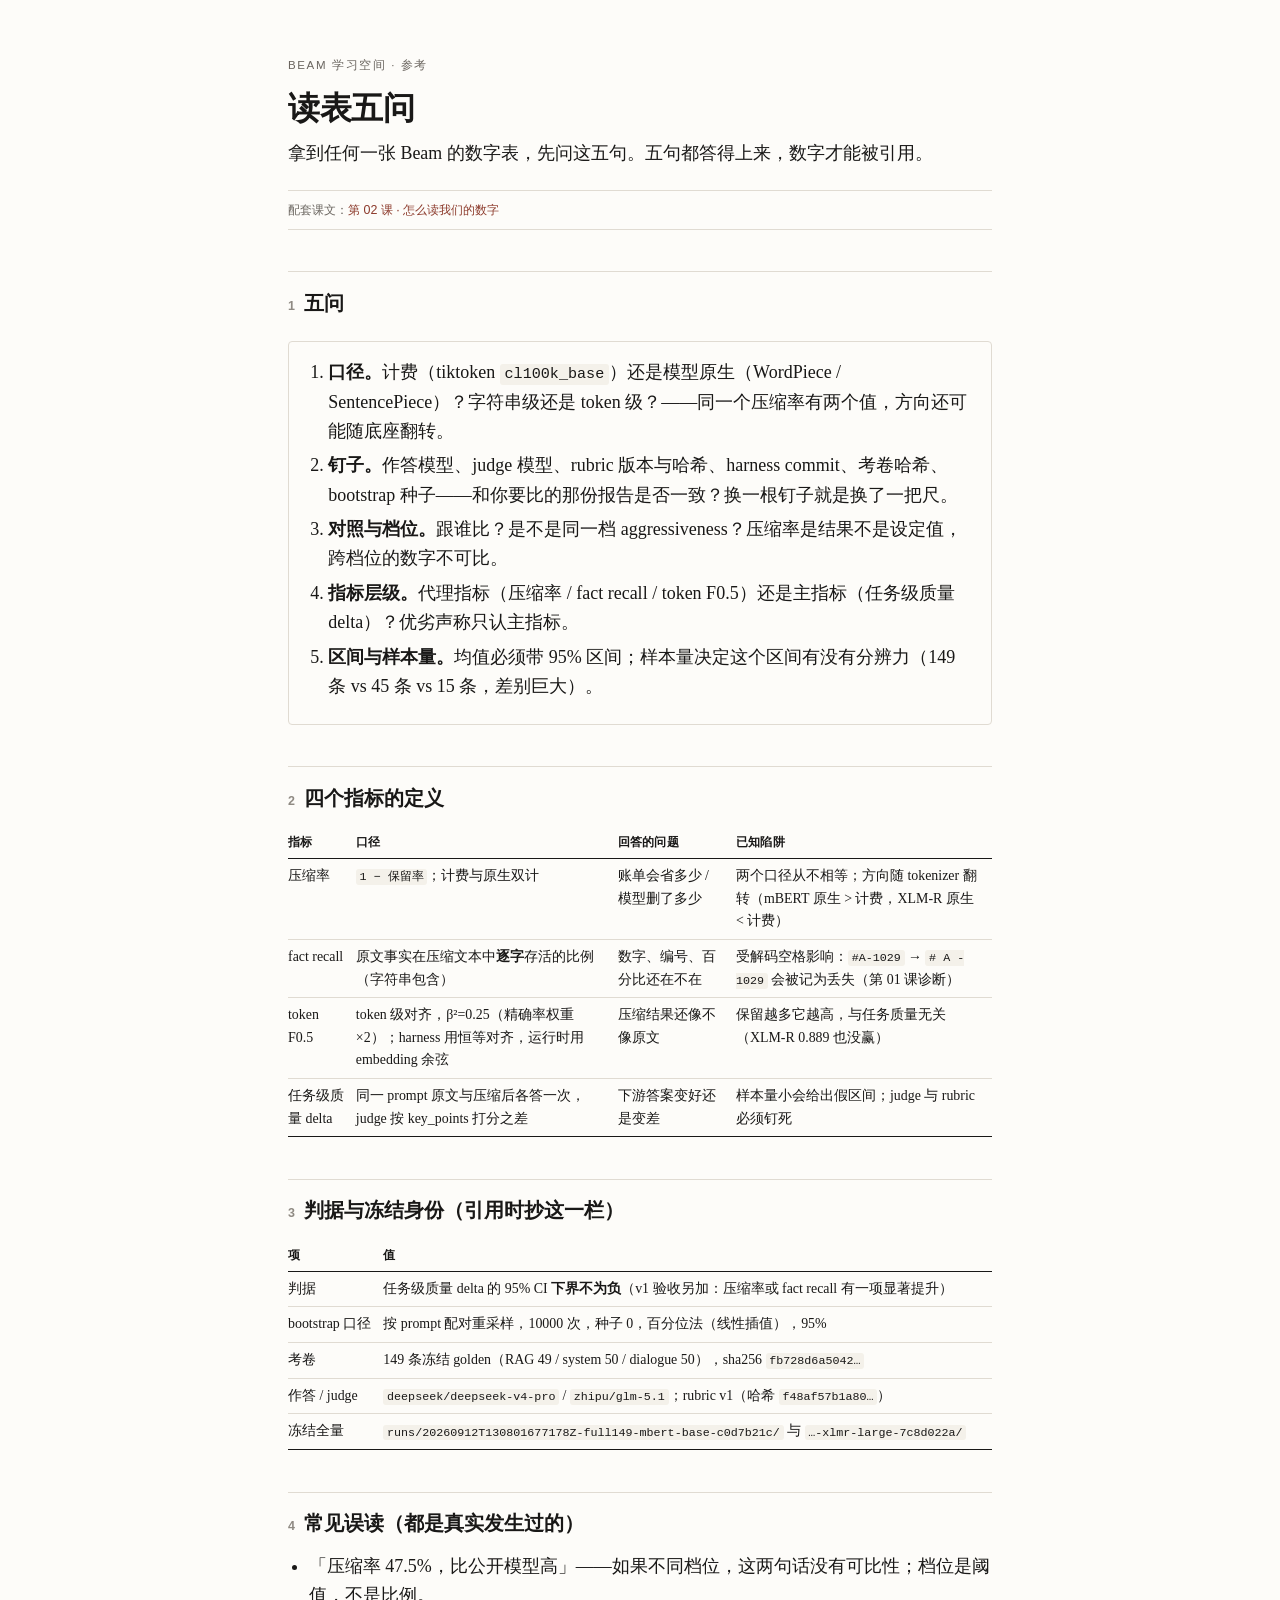
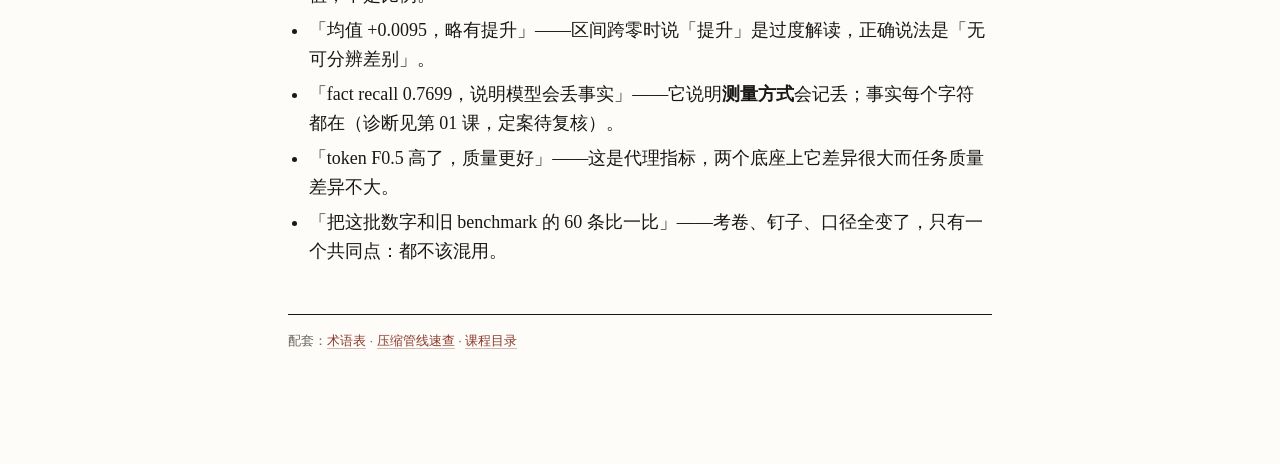
<file: reference/metrics-checklist.html>
<!doctype html>
<html lang="zh-CN">
<head>
<meta charset="utf-8">
<meta name="viewport" content="width=device-width, initial-scale=1">
<title>读表五问 — Beam 学习空间</title>
<link rel="stylesheet" href="../assets/lesson.css">
</head>
<body>
<main class="doc">

<p class="eyebrow">Beam 学习空间 · 参考</p>
<h1>读表五问</h1>
<p class="lede">拿到任何一张 Beam 的数字表，先问这五句。五句都答得上来，数字才能被引用。</p>
<p class="meta"><span>配套课文：<a href="../lessons/0002-reading-our-numbers.html">第 02 课 · 怎么读我们的数字</a></span></p>

<h2><span class="num">1</span>五问</h2>

<div class="rule-box">
  <ol>
    <li><strong>口径。</strong>计费（tiktoken <code>cl100k_base</code>）还是模型原生（WordPiece / SentencePiece）？字符串级还是 token 级？——同一个压缩率有两个值，方向还可能随底座翻转。</li>
    <li><strong>钉子。</strong>作答模型、judge 模型、rubric 版本与哈希、harness commit、考卷哈希、bootstrap 种子——和你要比的那份报告是否一致？换一根钉子就是换了一把尺。</li>
    <li><strong>对照与档位。</strong>跟谁比？是不是同一档 aggressiveness？压缩率是结果不是设定值，跨档位的数字不可比。</li>
    <li><strong>指标层级。</strong>代理指标（压缩率 / fact recall / token F0.5）还是主指标（任务级质量 delta）？优劣声称只认主指标。</li>
    <li><strong>区间与样本量。</strong>均值必须带 95% 区间；样本量决定这个区间有没有分辨力（149 条 vs 45 条 vs 15 条，差别巨大）。</li>
  </ol>
</div>

<h2><span class="num">2</span>四个指标的定义</h2>

<table>
  <thead><tr><th>指标</th><th>口径</th><th>回答的问题</th><th>已知陷阱</th></tr></thead>
  <tbody>
    <tr>
      <td>压缩率</td>
      <td><code>1 − 保留率</code>；计费与原生双计</td>
      <td>账单会省多少 / 模型删了多少</td>
      <td>两个口径从不相等；方向随 tokenizer 翻转（mBERT 原生 &gt; 计费，XLM-R 原生 &lt; 计费）</td>
    </tr>
    <tr>
      <td>fact recall</td>
      <td>原文事实在压缩文本中<strong>逐字</strong>存活的比例（字符串包含）</td>
      <td>数字、编号、百分比还在不在</td>
      <td>受解码空格影响：<code>#A-1029</code> → <code># A - 1029</code> 会被记为丢失（第 01 课诊断）</td>
    </tr>
    <tr>
      <td>token F0.5</td>
      <td>token 级对齐，β²=0.25（精确率权重 ×2）；harness 用恒等对齐，运行时用 embedding 余弦</td>
      <td>压缩结果还像不像原文</td>
      <td>保留越多它越高，与任务质量无关（XLM-R 0.889 也没赢）</td>
    </tr>
    <tr>
      <td>任务级质量 delta</td>
      <td>同一 prompt 原文与压缩后各答一次，judge 按 key_points 打分之差</td>
      <td>下游答案变好还是变差</td>
      <td>样本量小会给出假区间；judge 与 rubric 必须钉死</td>
    </tr>
  </tbody>
</table>

<h2><span class="num">3</span>判据与冻结身份（引用时抄这一栏）</h2>

<table>
  <thead><tr><th>项</th><th>值</th></tr></thead>
  <tbody>
    <tr><td>判据</td><td>任务级质量 delta 的 95% CI <strong>下界不为负</strong>（v1 验收另加：压缩率或 fact recall 有一项显著提升）</td></tr>
    <tr><td>bootstrap 口径</td><td>按 prompt 配对重采样，10000 次，种子 0，百分位法（线性插值），95%</td></tr>
    <tr><td>考卷</td><td>149 条冻结 golden（RAG 49 / system 50 / dialogue 50），sha256 <code>fb728d6a5042…</code></td></tr>
    <tr><td>作答 / judge</td><td><code>deepseek/deepseek-v4-pro</code> / <code>zhipu/glm-5.1</code>；rubric v1（哈希 <code>f48af57b1a80…</code>）</td></tr>
    <tr><td>冻结全量</td><td><code>runs/20260912T130801677178Z-full149-mbert-base-c0d7b21c/</code> 与 <code>…-xlmr-large-7c8d022a/</code></td></tr>
  </tbody>
</table>

<h2><span class="num">4</span>常见误读（都是真实发生过的）</h2>

<ul>
  <li>「压缩率 47.5%，比公开模型高」——如果不同档位，这两句话没有可比性；档位是阈值，不是比例。</li>
  <li>「均值 +0.0095，略有提升」——区间跨零时说「提升」是过度解读，正确说法是「无可分辨差别」。</li>
  <li>「fact recall 0.7699，说明模型会丢事实」——它说明<strong>测量方式</strong>会记丢；事实每个字符都在（诊断见第 01 课，定案待复核）。</li>
  <li>「token F0.5 高了，质量更好」——这是代理指标，两个底座上它差异很大而任务质量差异不大。</li>
  <li>「把这批数字和旧 benchmark 的 60 条比一比」——考卷、钉子、口径全变了，只有一个共同点：都不该混用。</li>
</ul>

<div class="docnav">
  <p>配套：<a href="glossary.html">术语表</a> · <a href="compress-pipeline.html">压缩管线速查</a> · <a href="../lessons/index.html">课程目录</a></p>
</div>

</main>
</body>
</html>
</file>
<file: assets/lesson.css>
/* ==========================================================================
   lesson.css — shared stylesheet for the Beam teaching workspace
   Linked by every lesson and reference document so the course reads as one
   document family. Plain CSS, no build step, works from file:// and prints.
   ========================================================================== */

:root {
  --paper: #fdfcf9;
  --ink: #191817;
  --muted: #6b6660;
  --faint: #8f8a83;
  --rule: #e0dbd2;
  --accent: #8c3a2b;
  --accent-soft: #f2e7e2;
  --keep: #2f5d50;
  --keep-soft: #e6efe9;
  --drop: #a9a39b;
  --code-bg: #f4f1ea;
  --measure: 44rem;
  --serif: "Iowan Old Style", "Palatino Linotype", Palatino, Georgia,
    "Songti SC", "Noto Serif CJK SC", "Sources Han Serif SC", serif;
  --sans: -apple-system, BlinkMacSystemFont, "Segoe UI", "PingFang SC",
    "Hiragino Sans GB", "Microsoft YaHei", sans-serif;
  --mono: ui-monospace, "SF Mono", SFMono-Regular, Menlo, Consolas,
    "Liberation Mono", monospace;
}

@media (prefers-color-scheme: dark) {
  :root {
    --paper: #171615;
    --ink: #e9e5de;
    --muted: #a49e95;
    --faint: #8b857d;
    --rule: #38352f;
    --accent: #dc9b86;
    --accent-soft: #2e2523;
    --keep: #86c7b0;
    --keep-soft: #1e2a26;
    --drop: #6d6862;
    --code-bg: #211f1d;
  }
}

* { box-sizing: border-box; }

html { -webkit-text-size-adjust: 100%; }

body {
  margin: 0;
  padding: 3.5rem 1.5rem 6rem;
  background: var(--paper);
  color: var(--ink);
  font-family: var(--serif);
  font-size: 18px;
  line-height: 1.62;
  font-kerning: normal;
  text-rendering: optimizeLegibility;
}

.lesson,
.doc {
  max-width: var(--measure);
  margin: 0 auto;
}

a {
  color: var(--accent);
  text-decoration: none;
  border-bottom: 1px solid color-mix(in srgb, var(--accent) 35%, transparent);
}
a:hover { border-bottom-color: var(--accent); }

p { margin: 0 0 1rem; }
ul, ol { margin: 0 0 1.1rem; padding-left: 1.3rem; }
li { margin-bottom: .35rem; }
strong { font-weight: 650; }
em { font-style: italic; }

code, pre, kbd {
  font-family: var(--mono);
  font-size: .84em;
}
code {
  background: var(--code-bg);
  padding: .08em .32em;
  border-radius: 3px;
  word-break: break-word;
}
pre {
  background: var(--code-bg);
  padding: 1rem 1.15rem;
  border-radius: 4px;
  overflow-x: auto;
  line-height: 1.5;
  margin: 0 0 1.2rem;
}
pre code { background: none; padding: 0; font-size: .78em; }

/* ── headings ─────────────────────────────────────────────────────────── */

.eyebrow {
  font-family: var(--sans);
  font-size: .72rem;
  letter-spacing: .14em;
  text-transform: uppercase;
  color: var(--muted);
  margin: 0 0 .9rem;
}

h1 {
  font-size: 2rem;
  line-height: 1.2;
  font-weight: 600;
  letter-spacing: -.01em;
  margin: 0 0 .7rem;
}

h2 {
  font-size: 1.24rem;
  font-weight: 600;
  margin: 2.6rem 0 .8rem;
  padding-top: .9rem;
  border-top: 1px solid var(--rule);
}

h2 .num {
  font-family: var(--sans);
  font-size: .78rem;
  color: var(--faint);
  margin-right: .55rem;
  letter-spacing: .04em;
}

h3 {
  font-size: 1.02rem;
  font-weight: 650;
  margin: 1.7rem 0 .5rem;
}

.lede {
  font-size: 1.12rem;
  color: var(--ink);
  margin: 0 0 1.4rem;
}
.lede em { color: var(--accent); font-style: normal; }

.meta {
  font-family: var(--sans);
  font-size: .78rem;
  color: var(--muted);
  border-top: 1px solid var(--rule);
  border-bottom: 1px solid var(--rule);
  padding: .55rem 0;
  margin: 0 0 2.2rem;
  display: flex;
  gap: 1.2rem;
  flex-wrap: wrap;
}
.meta a { border-bottom: none; }

/* ── sidenotes ────────────────────────────────────────────────────────── */

.note {
  float: right;
  clear: right;
  width: 13.5rem;
  margin: .25rem -16rem 1rem 1.6rem;
  font-family: var(--sans);
  font-size: .74rem;
  line-height: 1.45;
  color: var(--muted);
  border-top: 1px solid var(--rule);
  padding-top: .4rem;
}
.note b { color: var(--ink); font-weight: 600; }

/* ── callouts ─────────────────────────────────────────────────────────── */

.callout {
  border-left: 3px solid var(--accent);
  background: var(--accent-soft);
  padding: .85rem 1.1rem;
  margin: 1.4rem 0;
  border-radius: 0 4px 4px 0;
}
.callout p:last-child { margin-bottom: 0; }
.callout .label {
  font-family: var(--sans);
  font-size: .7rem;
  letter-spacing: .12em;
  text-transform: uppercase;
  color: var(--accent);
  display: block;
  margin-bottom: .3rem;
}

.rule-box {
  border: 1px solid var(--rule);
  border-radius: 4px;
  padding: 1rem 1.15rem .3rem;
  margin: 1.4rem 0;
}
.rule-box h3 { margin-top: 0; }

/* ── tables ───────────────────────────────────────────────────────────── */

table {
  border-collapse: collapse;
  width: 100%;
  margin: 0 0 1.3rem;
  font-size: .87rem;
  font-variant-numeric: tabular-nums;
}
th {
  text-align: left;
  font-weight: 600;
  border-bottom: 1px solid var(--ink);
  padding: .35rem .6rem .35rem 0;
  font-size: .78rem;
  letter-spacing: .02em;
  white-space: nowrap;
}
td {
  border-bottom: 1px solid var(--rule);
  padding: .38rem .6rem .38rem 0;
  vertical-align: top;
}
tr:last-child td { border-bottom: 1px solid var(--ink); }
td.num, th.num { text-align: right; padding-right: 1rem; white-space: nowrap; }

/* ── pipeline / step list ─────────────────────────────────────────────── */

.steps { counter-reset: step; list-style: none; padding: 0; }
.steps > li {
  counter-increment: step;
  position: relative;
  padding-left: 2.3rem;
  margin-bottom: 1.1rem;
}
.steps > li::before {
  content: counter(step);
  position: absolute;
  left: 0;
  top: .1rem;
  width: 1.5rem;
  height: 1.5rem;
  border: 1px solid var(--accent);
  color: var(--accent);
  border-radius: 50%;
  font-family: var(--sans);
  font-size: .78rem;
  display: flex;
  align-items: center;
  justify-content: center;
}
.steps .where {
  font-family: var(--mono);
  font-size: .74rem;
  color: var(--muted);
  display: block;
  margin-top: .15rem;
}

/* ── token chips ──────────────────────────────────────────────────────── */

.tok-strip {
  display: flex;
  flex-wrap: wrap;
  gap: 2px;
  margin: .2rem 0 1rem;
  font-family: var(--mono);
}
.tok {
  display: flex;
  flex-direction: column;
  align-items: center;
  min-width: 1.5rem;
  padding: .18rem .2rem .12rem;
  border: 1px solid var(--rule);
  border-radius: 3px;
  line-height: 1.1;
  cursor: default;
}
.tok .s { font-size: .82rem; white-space: pre; }
.tok .p { font-size: .58rem; color: var(--faint); letter-spacing: -.02em; }
.tok.kept { background: var(--keep-soft); border-color: color-mix(in srgb, var(--keep) 40%, transparent); }
.tok.kept .s { color: var(--keep); }
.tok.dropped { background: transparent; }
.tok.dropped .s { color: var(--drop); text-decoration: line-through; }
.tok.dropped .p { color: color-mix(in srgb, var(--drop) 70%, transparent); }
.tok.forced { border-color: var(--accent); border-width: 2px; }
.tok.forced .p { color: var(--accent); font-weight: 700; }
.tok.special { opacity: .45; border-style: dashed; }

.legend {
  font-family: var(--sans);
  font-size: .74rem;
  color: var(--muted);
  display: flex;
  gap: 1.1rem;
  flex-wrap: wrap;
  margin-bottom: 1.2rem;
}
.legend span::before {
  content: "";
  display: inline-block;
  width: .62rem;
  height: .62rem;
  border-radius: 2px;
  margin-right: .32rem;
  vertical-align: baseline;
}
.legend .l-kept::before { background: var(--keep); }
.legend .l-drop::before { background: var(--drop); opacity: .55; }
.legend .l-force::before { background: transparent; border: 2px solid var(--accent); }

/* ── simulator ────────────────────────────────────────────────────────── */

.sim {
  border: 1px solid var(--rule);
  border-radius: 5px;
  padding: 1rem 1.15rem;
  margin: 1.5rem 0;
  background: color-mix(in srgb, var(--paper) 92%, var(--ink) 3%);
}
.sim-head {
  display: flex;
  justify-content: space-between;
  align-items: baseline;
  gap: 1rem;
  flex-wrap: wrap;
  margin-bottom: .7rem;
}
.sim-title {
  font-family: var(--sans);
  font-size: .82rem;
  font-weight: 600;
}
.sim-levels { display: flex; gap: .3rem; flex-wrap: wrap; }
.sim-levels button {
  font-family: var(--mono);
  font-size: .78rem;
  padding: .22rem .5rem;
  border: 1px solid var(--rule);
  background: transparent;
  color: var(--ink);
  border-radius: 3px;
  cursor: pointer;
}
.sim-levels button:hover { border-color: var(--accent); color: var(--accent); }
.sim-levels button[aria-pressed="true"] {
  background: var(--accent);
  border-color: var(--accent);
  color: var(--paper);
}
.sim-stats {
  font-family: var(--sans);
  font-size: .78rem;
  color: var(--muted);
  margin: .4rem 0 .8rem;
  font-variant-numeric: tabular-nums;
}
.sim-stats b { color: var(--ink); font-weight: 650; }
.sim-out {
  font-family: var(--mono);
  font-size: .8rem;
  line-height: 1.6;
  background: var(--code-bg);
  border-radius: 3px;
  padding: .6rem .7rem;
  min-height: 2.4rem;
  white-space: pre-wrap;
  word-break: break-word;
}
.sim-guess {
  display: flex;
  align-items: center;
  gap: .5rem;
  flex-wrap: wrap;
  font-family: var(--sans);
  font-size: .78rem;
  margin-top: .8rem;
  padding-top: .7rem;
  border-top: 1px dashed var(--rule);
}
.sim-guess input {
  font-family: var(--mono);
  font-size: .8rem;
  width: 5rem;
  padding: .2rem .4rem;
  border: 1px solid var(--rule);
  border-radius: 3px;
  background: var(--paper);
  color: var(--ink);
}
.sim-guess button {
  font-family: var(--sans);
  font-size: .78rem;
  padding: .24rem .6rem;
  border: 1px solid var(--rule);
  background: transparent;
  color: var(--ink);
  border-radius: 3px;
  cursor: pointer;
}
.sim-guess button:hover { border-color: var(--accent); color: var(--accent); }
.sim-verdict { color: var(--muted); }
.sim-verdict.ok { color: var(--keep); }
.sim-verdict.off { color: var(--accent); }

/* ── contract checks (delivery verify panel) ──────────────────────────── */

.chk-list { margin: 0 0 .2rem; }
.chk {
  display: grid;
  grid-template-columns: 5.6rem 1fr;
  gap: 0 .7rem;
  padding: .45rem 0;
  border-top: 1px solid var(--rule);
  font-family: var(--sans);
  font-size: .78rem;
  line-height: 1.45;
}
.chk:first-child { border-top-color: var(--ink); }
.chk .verdict {
  font-size: .66rem;
  font-weight: 650;
  letter-spacing: .06em;
  padding-top: .1rem;
}
.chk.pass .verdict { color: var(--keep); }
.chk.unverified .verdict { color: var(--muted); }
.chk.violation .verdict { color: var(--accent); }
.chk .id {
  font-family: var(--mono);
  font-size: .73rem;
  color: var(--muted);
  display: block;
  margin-bottom: .1rem;
}
.chk .remedy, .chk .impact {
  display: block;
  margin-top: .28rem;
  font-size: .73rem;
  color: var(--muted);
}
.chk .remedy code { font-size: .92em; }
.chk .impact { color: var(--ink); }
.chk .impact b { color: var(--accent); font-weight: 650; }
.chk .from {
  display: block;
  margin-top: .18rem;
  font-size: .66rem;
  letter-spacing: .06em;
  text-transform: uppercase;
  color: var(--faint);
}

/* ── quiz ─────────────────────────────────────────────────────────────── */

.quiz {
  border: 1px solid var(--rule);
  border-radius: 5px;
  padding: 1rem 1.15rem 1.05rem;
  margin: 1.5rem 0;
}
.quiz-q { font-weight: 600; margin-bottom: .8rem; }
.quiz-opt {
  display: block;
  width: 100%;
  text-align: left;
  font-family: inherit;
  font-size: .95rem;
  line-height: 1.45;
  color: var(--ink);
  background: transparent;
  border: 1px solid var(--rule);
  border-radius: 4px;
  padding: .5rem .7rem;
  margin-bottom: .4rem;
  cursor: pointer;
}
.quiz-opt:hover:not(:disabled) { border-color: var(--accent); }
.quiz-opt:disabled { cursor: default; }
.quiz-opt.correct {
  border-color: var(--keep);
  background: var(--keep-soft);
}
.quiz-opt.wrong {
  border-color: var(--accent);
  background: var(--accent-soft);
}
.quiz-opt .mark { float: right; font-family: var(--sans); font-size: .72rem; color: var(--muted); }
.quiz-fb {
  font-family: var(--sans);
  font-size: .8rem;
  margin: .6rem 0 0;
  padding: .55rem .7rem;
  border-radius: 4px;
  background: var(--code-bg);
  color: var(--muted);
  display: none;
}
.quiz-fb.show { display: block; }
.quiz-fb strong { color: var(--ink); }
.quiz-check {
  font-family: var(--sans);
  font-size: .8rem;
  padding: .3rem .75rem;
  border: 1px solid var(--rule);
  border-radius: 3px;
  background: transparent;
  color: var(--ink);
  cursor: pointer;
  margin-top: .3rem;
}
.quiz-check:hover { border-color: var(--accent); color: var(--accent); }

/* ── recall (write-then-reveal) ───────────────────────────────────────── */

.recall { margin: 1.5rem 0; }
.recall textarea {
  width: 100%;
  min-height: 5.5rem;
  font-family: inherit;
  font-size: .95rem;
  line-height: 1.5;
  color: var(--ink);
  background: var(--code-bg);
  border: 1px solid var(--rule);
  border-radius: 4px;
  padding: .6rem .7rem;
  resize: vertical;
}
.recall-bar {
  display: flex;
  align-items: center;
  gap: .7rem;
  margin-top: .5rem;
  font-family: var(--sans);
  font-size: .76rem;
  color: var(--muted);
}
.recall-bar button {
  font-family: var(--sans);
  font-size: .78rem;
  padding: .28rem .65rem;
  border: 1px solid var(--rule);
  border-radius: 3px;
  background: transparent;
  color: var(--ink);
  cursor: pointer;
}
.recall-bar button:hover { border-color: var(--accent); color: var(--accent); }
.recall-answer {
  border-left: 3px solid var(--rule);
  padding: .1rem 0 .1rem 1rem;
  margin-top: .9rem;
  color: var(--ink);
  display: none;
}
.recall-answer.show { display: block; }
.recall-answer p:last-child { margin-bottom: .4rem; }

/* ── reference footer / nav ───────────────────────────────────────────── */

.docnav {
  margin-top: 3rem;
  border-top: 1px solid var(--ink);
  padding-top: 1rem;
  font-family: var(--sans);
  font-size: .8rem;
  color: var(--muted);
}
.docnav ul { list-style: none; padding: 0; }
.docnav li { margin-bottom: .3rem; }
.docnav .tag {
  font-size: .68rem;
  letter-spacing: .1em;
  text-transform: uppercase;
  color: var(--faint);
  display: inline-block;
  min-width: 5.5rem;
}

.ask-teacher {
  margin-top: 2.4rem;
  border: 1px solid var(--accent);
  border-radius: 5px;
  padding: 1rem 1.15rem;
  font-family: var(--sans);
  font-size: .84rem;
  color: var(--muted);
}
.ask-teacher b { color: var(--ink); }

/* ── glossary (reference doc) ─────────────────────────────────────────── */

.gloss { margin: 0; }
.gloss dt {
  font-weight: 650;
  margin-top: 1.25rem;
  padding-top: .8rem;
  border-top: 1px solid var(--rule);
}
.gloss dt .en {
  font-family: var(--mono);
  font-size: .74rem;
  color: var(--muted);
  font-weight: 400;
  margin-left: .4rem;
}
.gloss dd { margin: .35rem 0 0; }
.gloss .src {
  font-family: var(--mono);
  font-size: .72rem;
  color: var(--faint);
  display: block;
  margin-top: .25rem;
}
.gloss .avoid {
  font-family: var(--sans);
  font-size: .76rem;
  color: var(--muted);
  display: block;
  margin-top: .2rem;
}

/* ── print ────────────────────────────────────────────────────────────── */

@media (max-width: 82rem) {
  .note {
    float: none;
    width: auto;
    margin: 1rem 0;
    border-top: 1px solid var(--rule);
    border-left: 2px solid var(--rule);
    padding: .1rem 0 .1rem .8rem;
  }
}

@media print {
  :root {
    --paper: #fff;
    --ink: #000;
    --muted: #444;
    --faint: #666;
    --rule: #bbb;
    --code-bg: #f6f6f6;
  }
  body { font-size: 10.5pt; padding: 0; }
  .lesson, .doc { max-width: none; }
  .no-print { display: none !important; }
  a { color: #000; border-bottom: none; }
  .note {
    float: none;
    width: auto;
    margin: .6rem 0;
    border-left: 2px solid var(--rule);
    padding: .1rem 0 .1rem .7rem;
  }
  h2 { break-after: avoid; page-break-after: avoid; }
  h3 { break-after: avoid; }
  .quiz, .sim, .callout, .rule-box, table { break-inside: avoid; }
  .sim { border-color: #999; }
  .quiz-opt { border-color: #999; }
}
</file>
